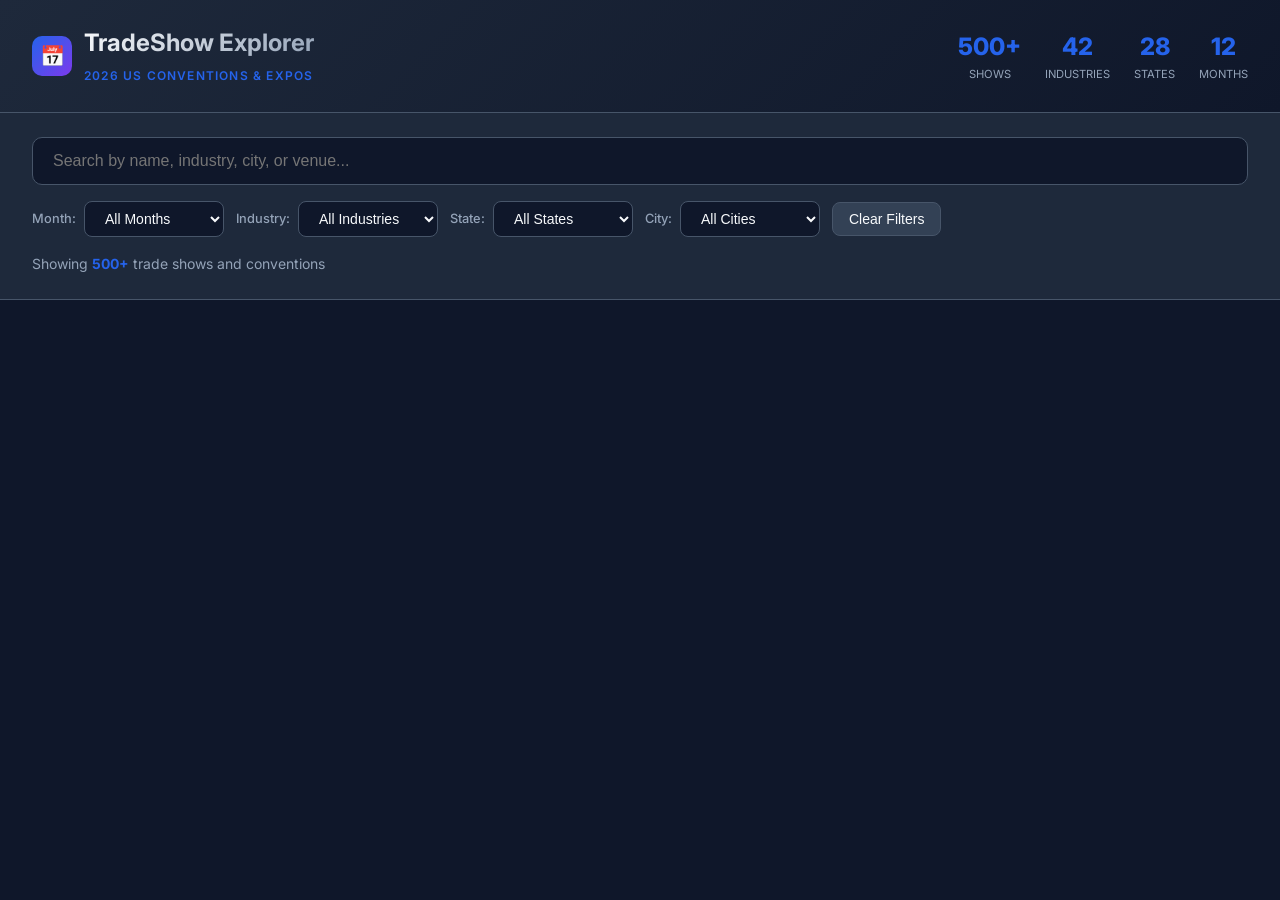
<file: trade-shows-2026.html>
<!DOCTYPE html>
<html lang="en">
<head>
    <meta charset="UTF-8">
    <meta name="viewport" content="width=device-width, initial-scale=1.0">
    <title>US Trade Shows 2026 - 500+ Events</title>
    <link href="https://fonts.googleapis.com/css2?family=Inter:wght@300;400;500;600;700;800&display=swap" rel="stylesheet">
    <style>
        :root {
            --primary: #2563eb;
            --primary-dark: #1d4ed8;
            --secondary: #7c3aed;
            --bg: #0f172a;
            --bg-secondary: #1e293b;
            --bg-tertiary: #334155;
            --text: #f8fafc;
            --text-secondary: #94a3b8;
            --border: #475569;
            --success: #22c55e;
            --warning: #f59e0b;
            --danger: #ef4444;
        }
        
        * { margin: 0; padding: 0; box-sizing: border-box; }
        
        body {
            font-family: 'Inter', -apple-system, BlinkMacSystemFont, sans-serif;
            background: var(--bg);
            color: var(--text);
            min-height: 100vh;
            line-height: 1.6;
        }
        
        .header {
            background: linear-gradient(135deg, var(--bg-secondary) 0%, var(--bg) 100%);
            border-bottom: 1px solid var(--border);
            padding: 1.5rem 2rem;
            position: sticky;
            top: 0;
            z-index: 100;
        }
        
        .header-content {
            max-width: 1600px;
            margin: 0 auto;
            display: flex;
            justify-content: space-between;
            align-items: center;
            flex-wrap: wrap;
            gap: 1rem;
        }
        
        .logo {
            display: flex;
            align-items: center;
            gap: 0.75rem;
        }
        
        .logo-icon {
            width: 40px;
            height: 40px;
            background: linear-gradient(135deg, var(--primary), var(--secondary));
            border-radius: 10px;
            display: flex;
            align-items: center;
            justify-content: center;
            font-size: 1.25rem;
        }
        
        .logo h1 {
            font-size: 1.5rem;
            font-weight: 700;
            background: linear-gradient(135deg, var(--text), var(--text-secondary));
            -webkit-background-clip: text;
            -webkit-text-fill-color: transparent;
        }
        
        .logo span {
            font-size: 0.75rem;
            color: var(--primary);
            font-weight: 600;
            text-transform: uppercase;
            letter-spacing: 0.1em;
        }
        
        .stats-bar {
            display: flex;
            gap: 1.5rem;
        }
        
        .stat-item {
            text-align: center;
        }
        
        .stat-value {
            font-size: 1.5rem;
            font-weight: 800;
            color: var(--primary);
        }
        
        .stat-label {
            font-size: 0.7rem;
            color: var(--text-secondary);
            text-transform: uppercase;
        }
        
        .controls {
            background: var(--bg-secondary);
            padding: 1.5rem 2rem;
            border-bottom: 1px solid var(--border);
        }
        
        .controls-inner {
            max-width: 1600px;
            margin: 0 auto;
        }
        
        .search-row {
            display: flex;
            gap: 1rem;
            margin-bottom: 1rem;
        }
        
        .search-input {
            flex: 1;
            padding: 0.875rem 1.25rem;
            background: var(--bg);
            border: 1px solid var(--border);
            border-radius: 10px;
            color: var(--text);
            font-size: 1rem;
        }
        
        .search-input:focus {
            outline: none;
            border-color: var(--primary);
        }
        
        .filter-row {
            display: flex;
            flex-wrap: wrap;
            gap: 0.75rem;
            align-items: center;
        }
        
        .filter-group {
            display: flex;
            gap: 0.5rem;
            align-items: center;
        }
        
        .filter-label {
            font-size: 0.8rem;
            color: var(--text-secondary);
            font-weight: 500;
        }
        
        .filter-select {
            padding: 0.5rem 1rem;
            background: var(--bg);
            border: 1px solid var(--border);
            border-radius: 8px;
            color: var(--text);
            font-size: 0.875rem;
            cursor: pointer;
            min-width: 140px;
        }
        
        .filter-btn {
            padding: 0.5rem 1rem;
            background: var(--bg-tertiary);
            border: 1px solid var(--border);
            border-radius: 8px;
            color: var(--text);
            font-size: 0.875rem;
            cursor: pointer;
        }
        
        .filter-btn:hover {
            background: var(--primary);
        }
        
        .results-info {
            margin-top: 1rem;
            font-size: 0.875rem;
            color: var(--text-secondary);
        }
        
        .results-info strong {
            color: var(--primary);
        }
        
        .main {
            max-width: 1600px;
            margin: 0 auto;
            padding: 2rem;
        }
        
        .shows-grid {
            display: grid;
            grid-template-columns: repeat(auto-fill, minmax(380px, 1fr));
            gap: 1.5rem;
        }
        
        .show-card {
            background: var(--bg-secondary);
            border: 1px solid var(--border);
            border-radius: 16px;
            padding: 1.5rem;
            transition: all 0.3s ease;
            cursor: pointer;
        }
        
        .show-card:hover {
            transform: translateY(-4px);
            border-color: var(--primary);
            box-shadow: 0 20px 40px rgba(0, 0, 0, 0.3);
        }
        
        .show-header {
            display: flex;
            justify-content: space-between;
            align-items: flex-start;
            margin-bottom: 1rem;
        }
        
        .show-dates {
            padding: 0.375rem 0.75rem;
            background: rgba(37, 99, 235, 0.15);
            border-radius: 20px;
            font-size: 0.75rem;
            font-weight: 600;
            color: var(--primary);
        }
        
        .show-month {
            font-size: 0.7rem;
            text-transform: uppercase;
            letter-spacing: 0.05em;
            color: var(--text-secondary);
            margin-bottom: 0.25rem;
        }
        
        .show-title {
            font-size: 1.125rem;
            font-weight: 700;
            margin-bottom: 0.5rem;
            line-height: 1.3;
        }
        
        .show-location {
            display: flex;
            align-items: center;
            gap: 0.5rem;
            color: var(--text-secondary);
            font-size: 0.875rem;
            margin-bottom: 1rem;
        }
        
        .show-industry {
            display: flex;
            flex-wrap: wrap;
            gap: 0.5rem;
            margin-bottom: 1rem;
        }
        
        .industry-tag {
            padding: 0.25rem 0.625rem;
            background: var(--bg-tertiary);
            border-radius: 6px;
            font-size: 0.7rem;
            color: var(--text-secondary);
            text-transform: uppercase;
        }
        
        .show-footer {
            display: flex;
            justify-content: space-between;
            align-items: center;
            padding-top: 1rem;
            border-top: 1px solid var(--border);
        }
        
        .show-venue {
            font-size: 0.8rem;
            color: var(--text-secondary);
            flex: 1;
            white-space: nowrap;
            overflow: hidden;
            text-overflow: ellipsis;
        }
        
        .show-status {
            font-size: 0.7rem;
            padding: 0.25rem 0.625rem;
            border-radius: 20px;
            font-weight: 600;
            text-transform: uppercase;
        }
        
        .status-upcoming {
            background: rgba(34, 197, 94, 0.15);
            color: var(--success);
        }
        
        .status-early {
            background: rgba(245, 158, 11, 0.15);
            color: var(--warning);
        }
        
        .pagination {
            display: flex;
            justify-content: center;
            align-items: center;
            gap: 0.5rem;
            margin-top: 3rem;
            padding: 2rem 0;
            flex-wrap: wrap;
        }
        
        .page-btn {
            padding: 0.5rem 1rem;
            background: var(--bg-secondary);
            border: 1px solid var(--border);
            border-radius: 8px;
            color: var(--text);
            cursor: pointer;
        }
        
        .page-btn:hover:not(:disabled) {
            background: var(--primary);
        }
        
        .page-btn:disabled {
            opacity: 0.5;
            cursor: not-allowed;
        }
        
        .page-btn.active {
            background: var(--primary);
        }
        
        .page-info {
            padding: 0 1rem;
            color: var(--text-secondary);
            font-size: 0.875rem;
        }
        
        @media (max-width: 768px) {
            .header-content {
                flex-direction: column;
                align-items: flex-start;
            }
            
            .search-row {
                flex-direction: column;
            }
            
            .filter-row {
                flex-direction: column;
            }
            
            .shows-grid {
                grid-template-columns: 1fr;
            }
        }
        
        .modal-overlay {
            position: fixed;
            inset: 0;
            background: rgba(0, 0, 0, 0.8);
            display: none;
            justify-content: center;
            align-items: center;
            z-index: 1000;
            padding: 2rem;
        }
        
        .modal-overlay.active {
            display: flex;
        }
        
        .modal {
            background: var(--bg-secondary);
            border: 1px solid var(--border);
            border-radius: 20px;
            max-width: 600px;
            width: 100%;
            max-height: 80vh;
            overflow-y: auto;
            padding: 2rem;
        }
        
        .modal-header {
            display: flex;
            justify-content: space-between;
            align-items: flex-start;
            margin-bottom: 1.5rem;
        }
        
        .modal-close {
            background: none;
            border: none;
            color: var(--text-secondary);
            font-size: 1.5rem;
            cursor: pointer;
        }
        
        .modal-title {
            font-size: 1.5rem;
            font-weight: 700;
            margin-bottom: 0.5rem;
        }
        
        .modal-dates {
            color: var(--primary);
            font-weight: 600;
            margin-bottom: 1.5rem;
        }
        
        .modal-section {
            margin-bottom: 1.5rem;
        }
        
        .modal-label {
            font-size: 0.75rem;
            text-transform: uppercase;
            letter-spacing: 0.05em;
            color: var(--text-secondary);
            margin-bottom: 0.5rem;
        }
        
        .modal-value {
            font-size: 1rem;
        }
        
        .modal-tags {
            display: flex;
            flex-wrap: wrap;
            gap: 0.5rem;
        }
        
        .modal-tag {
            padding: 0.375rem 0.875rem;
            background: var(--bg-tertiary);
            border-radius: 20px;
            font-size: 0.8rem;
        }
    </style>
</head>
<body>
    <header class="header">
        <div class="header-content">
            <div class="logo">
                <div class="logo-icon">📅</div>
                <div>
                    <h1>TradeShow Explorer</h1>
                    <span>2026 US Conventions & Expos</span>
                </div>
            </div>
            <div class="stats-bar">
                <div class="stat-item">
                    <div class="stat-value" id="totalShows">500+</div>
                    <div class="stat-label">Shows</div>
                </div>
                <div class="stat-item">
                    <div class="stat-value">42</div>
                    <div class="stat-label">Industries</div>
                </div>
                <div class="stat-item">
                    <div class="stat-value">28</div>
                    <div class="stat-label">States</div>
                </div>
                <div class="stat-item">
                    <div class="stat-value">12</div>
                    <div class="stat-label">Months</div>
                </div>
            </div>
        </div>
    </header>
    
    <div class="controls">
        <div class="controls-inner">
            <div class="search-row">
                <input type="text" class="search-input" id="searchInput" placeholder="Search by name, industry, city, or venue...">
            </div>
            <div class="filter-row">
                <div class="filter-group">
                    <span class="filter-label">Month:</span>
                    <select class="filter-select" id="monthFilter">
                        <option value="">All Months</option>
                        <option value="1">January</option>
                        <option value="2">February</option>
                        <option value="3">March</option>
                        <option value="4">April</option>
                        <option value="5">May</option>
                        <option value="6">June</option>
                        <option value="7">July</option>
                        <option value="8">August</option>
                        <option value="9">September</option>
                        <option value="10">October</option>
                        <option value="11">November</option>
                        <option value="12">December</option>
                    </select>
                </div>
                <div class="filter-group">
                    <span class="filter-label">Industry:</span>
                    <select class="filter-select" id="industryFilter">
                        <option value="">All Industries</option>
                    </select>
                </div>
                <div class="filter-group">
                    <span class="filter-label">State:</span>
                    <select class="filter-select" id="stateFilter">
                        <option value="">All States</option>
                    </select>
                </div>
                <div class="filter-group">
                    <span class="filter-label">City:</span>
                    <select class="filter-select" id="cityFilter">
                        <option value="">All Cities</option>
                    </select>
                </div>
                <button class="filter-btn" id="clearFilters">Clear Filters</button>
            </div>
            <div class="results-info" id="resultsInfo">
                Showing <strong>500+</strong> trade shows and conventions
            </div>
        </div>
    </div>
    
    <main class="main">
        <div class="shows-grid" id="showsGrid"></div>
        <div class="pagination" id="pagination"></div>
    </main>
    
    <div class="modal-overlay" id="modal">
        <div class="modal">
            <div class="modal-header">
                <div>
                    <h2 class="modal-title" id="modalTitle"></h2>
                    <div class="modal-dates" id="modalDates"></div>
                </div>
                <button class="modal-close" id="modalClose">&times;</button>
            </div>
            <div class="modal-section">
                <div class="modal-label">Location</div>
                <div class="modal-value" id="modalLocation"></div>
            </div>
            <div class="modal-section">
                <div class="modal-label">Venue</div>
                <div class="modal-value" id="modalVenue"></div>
            </div>
            <div class="modal-section">
                <div class="modal-label">Industry</div>
                <div class="modal-tags" id="modalIndustries"></div>
            </div>
            <div class="modal-section">
                <div class="modal-label">Description</div>
                <div class="modal-value" id="modalDescription"></div>
            </div>
            <div class="modal-section">
                <div class="modal-label">Expected Attendees</div>
                <div class="modal-value" id="modalAttendees"></div>
            </div>
        </div>
    </div>

    <script>
const tradeShows = [
// JANUARY
{id:1,name:"CES (Consumer Electronics Show)",dates:"Jan 6-9, 2026",month:1,city:"Las Vegas",state:"NV",venue:"Las Vegas Convention Center",industries:["Technology","Electronics","Consumer Tech"],attendees:"180,000",description:"The most influential tech event in the world."},
{id:2,name:"NAMM Show",dates:"Jan 15-18, 2026",month:1,city:"Anaheim",state:"CA",venue:"Anaheim Convention Center",industries:["Music","Pro Audio","Entertainment"],attendees:"90,000",description:"The world's largest trade-only music industry event."},
{id:3,name:"World of Concrete",dates:"Jan 20-23, 2026",month:1,city:"Las Vegas",state:"NV",venue:"Las Vegas Convention Center",industries:["Construction","Manufacturing"],attendees:"60,000",description:"The premier concrete and masonry construction industry event."},
{id:4,name:"Sundance Film Festival",dates:"Jan 22-Feb 1, 2026",month:1,city:"Park City",state:"UT",venue:"Various Venues",industries:["Entertainment","Film","Media"],attendees:"45,000",description:"The largest independent film festival in the United States."},
{id:5,name:"DFW Auto Show",dates:"Jan 23-25, 2026",month:1,city:"Dallas",state:"TX",venue:"Kay Bailey Hutchison Convention Center",industries:["Automotive"],attendees:"35,000",description:"Premier automotive exhibition."},
{id:6,name:"Florida International Auto Show",dates:"Jan 1-5, 2026",month:1,city:"Miami",state:"FL",venue:"Miami Beach Convention Center",industries:["Automotive"],attendees:"28,000",description:"South Florida's largest new car showcase."},
{id:7,name:"Washington Auto Show",dates:"Jan 9-19, 2026",month:1,city:"Washington",state:"DC",venue:"Walter E. Washington Convention Center",industries:["Automotive"],attendees:"30,000",description:"One of the largest auto shows in the Mid-Atlantic."},
{id:8,name:"Portland International Auto Show",dates:"Jan 22-26, 2026",month:1,city:"Portland",state:"OR",venue:"Oregon Convention Center",industries:["Automotive"],attendees:"25,000",description:"Pacific Northwest's premier automotive exhibition."},
{id:9,name:"Minneapolis Auto Show",dates:"Jan 8-18, 2026",month:1,city:"Minneapolis",state:"MN",venue:"Minneapolis Convention Center",industries:["Automotive"],attendees:"32,000",description:"Upper Midwest's largest consumer auto show."},
{id:10,name:"NADA Convention & Expo",dates:"Jan 22-25, 2026",month:1,city:"New Orleans",state:"LA",venue:"Ernest N. Morial Convention Center",industries:["Automotive","Dealership"],attendees:"22,000",description:"National Automobile Dealers Association annual convention."},
{id:11,name:"AGTA GemFair Tucson",dates:"Jan 28-Feb 2, 2026",month:1,city:"Tucson",state:"AZ",venue:"Tucson Convention Center",industries:["Jewelry","Gemstones"],attendees:"15,000",description:"Largest colored gemstone show in North America."},
{id:12,name:"The Inspired Home Show",dates:"Jan 18-21, 2026",month:1,city:"Chicago",state:"IL",venue:"McCormick Place",industries:["Home","Kitchen","Retail"],attendees:"20,000",description:"International home and housewares exposition."},
{id:13,name:"Philadelphia Auto Show",dates:"Jan 30-Feb 8, 2026",month:1,city:"Philadelphia",state:"PA",venue:"Pennsylvania Convention Center",industries:["Automotive"],attendees:"28,000",description:"Philadelphia's largest auto show."},
{id:14,name:"International Builders Show (IBS)",dates:"Jan 20-22, 2026",month:1,city:"Las Vegas",state:"NV",venue:"Las Vegas Convention Center",industries:["Construction","Building","Real Estate"],attendees:"55,000",description:"World's largest residential construction industry event."},
{id:15,name:"National Retail Federation (NRF)",dates:"Jan 11-14, 2026",month:1,city:"New York",state:"NY",venue:"Javits Center",industries:["Retail","E-Commerce"],attendees:"40,000",description:"Retail's Big Show - the industry's most important event."},
{id:16,name:"MAGIC Las Vegas",dates:"Jan 27-30, 2026",month:1,city:"Las Vegas",state:"NV",venue:"Las Vegas Convention Center",industries:["Fashion","Retail","Apparel"],attendees:"35,000",description:"The fashion industry's primary marketplace."},
{id:17,name:"Winter Fancy Food Show",dates:"Jan 19-21, 2026",month:1,city:"Las Vegas",state:"NV",venue:"Las Vegas Convention Center",industries:["Food","Beverage","Retail"],attendees:"20,000",description:"Largest specialty food industry event in North America."},
{id:18,name:"Atlanta International Gift & Home Market",dates:"Jan 6-12, 2026",month:1,city:"Atlanta",state:"GA",venue:"Atlanta Mart",industries:["Home","Gifts","Retail"],attendees:"50,000",description:"Gift and home market."},
{id:19,name:"Dallas Total Home & Gift Market",dates:"Jan 8-14, 2026",month:1,city:"Dallas",state:"TX",venue:"Dallas Mart",industries:["Home","Gifts","Retail"],attendees:"45,000",description:"Dallas gift market."},
{id:20,name:"Las Vegas Market",dates:"Jan 25-30, 2026",month:1,city:"Las Vegas",state:"NV",venue:"World Market Center",industries:["Home","Furniture","Gift"],attendees:"50,000",description:"Las Vegas gift and furniture market."},

// FEBRUARY
{id:21,name:"SPIE Photonics West",dates:"Feb 2-7, 2026",month:2,city:"San Francisco",state:"CA",venue:"Moscone Center",industries:["Optics","Photonics","Laser"],attendees:"25,000",description:"The photonics industry's premier event."},
{id:22,name:"HIMSS Global Health Conference",dates:"Feb 16-20, 2026",month:2,city:"Las Vegas",state:"NV",venue:"The Venetian Resort",industries:["Healthcare","Health IT","Medical"],attendees:"45,000",description:"The world's largest healthcare IT conference."},
{id:23,name:"AAA Auto Expo",dates:"Feb 13-16, 2026",month:2,city:"Los Angeles",state:"CA",venue:"Los Angeles Convention Center",industries:["Automotive"],attendees:"30,000",description:"Southern California's premier auto show."},
{id:24,name:"MD&M West",dates:"Feb 10-12, 2026",month:2,city:"Anaheim",state:"CA",venue:"Anaheim Convention Center",industries:["Medical","Manufacturing","Design"],attendees:"20,000",description:"Medical design and manufacturing event."},
{id:25,name:"AHR Expo",dates:"Feb 16-18, 2026",month:2,city:"Las Vegas",state:"NV",venue:"Las Vegas Convention Center",industries:["HVAC","Building","Energy"],attendees:"40,000",description:"World's largest HVACR exhibition."},
{id:26,name:"World of Wood",dates:"Feb 24-27, 2026",month:2,city:"Las Vegas",state:"NV",venue:"Las Vegas Convention Center",industries:["Wood","Furniture","Manufacturing"],attendees:"12,000",description:"International wood products trade show."},
{id:27,name:"International Surface Event",dates:"Feb 3-6, 2026",month:2,city:"Las Vegas",state:"NV",venue:"Las Vegas Convention Center",industries:["Stone","Tile","Surface Materials"],attendees:"15,000",description:"Surface materials industry showcase."},
{id:28,name:"Chicago Auto Show",dates:"Feb 13-22, 2026",month:2,city:"Chicago",state:"IL",venue:"McCormick Place",industries:["Automotive"],attendees:"35,000",description:"Largest auto show in the Midwest."},
{id:29,name:"Kitchen & Bath Industry Show",dates:"Feb 17-19, 2026",month:2,city:"Orlando",state:"FL",venue:"Orange County Convention Center",industries:["Kitchen","Bath","Home"],attendees:"40,000",description:"KBIS - kitchen and bath industry."},
{id:30,name:"International Poultry Expo",dates:"Feb 10-12, 2026",month:2,city:"Atlanta",state:"GA",venue:"Georgia World Congress Center",industries:["Agriculture","Food","Poultry"],attendees:"18,000",description:"World's largest poultry industry event."},
{id:31,name:"NY Now",dates:"Feb 1-5, 2026",month:2,city:"New York",state:"NY",venue:"Javits Center",industries:["Home","Gifts","Retail"],attendees:"30,000",description:"New York gift and home market."},
{id:32,name:"ENK Las Vegas",dates:"Feb 16-19, 2026",month:2,city:"Las Vegas",state:"NV",venue:"Las Vegas Convention Center",industries:["Apparel","Fashion","Retail"],attendees:"35,000",description:"ENK international specialty apparel."},
{id:33,name:"WSA",dates:"Feb 10-13, 2026",month:2,city:"Las Vegas",state:"NV",venue:"Las Vegas Convention Center",industries:["Shoes","Footwear","Retail"],attendees:"25,000",description:"World Shoe Association."},
{id:34,name:"JCK Tucson",dates:"Jan 28-Feb 2, 2026",month:2,city:"Tucson",state:"AZ",venue:"Tucson Convention Center",industries:["Jewelry","Gemstones"],attendees:"20,000",description:"Gem and jewelry show."},
{id:35,name:"Distributech",dates:"Jan 26-28, 2026",month:2,city:"San Antonio",state:"TX",venue:"Henry B. Gonzalez Convention Center",industries:["Energy","Grid","Technology"],attendees:"18,000",description:"Grid and utility technology."},

// MARCH
{id:36,name:"SXSW (South by Southwest)",dates:"Mar 6-15, 2026",month:3,city:"Austin",state:"TX",venue:"Various Venues",industries:["Technology","Film","Music","Media"],attendees:"100,000",description:"The premier convergence of music, film, and interactive media."},
{id:37,name:"Natural Products Expo West",dates:"Mar 7-10, 2026",month:3,city:"Anaheim",state:"CA",venue:"Anaheim Convention Center",industries:["Natural Products","Food","Beverage"],attendees:"35,000",description:"The world's largest natural, organic, and healthy products expo."},
{id:38,name:"NAB Show",dates:"Mar 21-26, 2026",month:3,city:"Las Vegas",state:"NV",venue:"Las Vegas Convention Center",industries:["Broadcasting","Media","Entertainment"],attendees:"60,000",description:"National Association of Broadcasters - the world's largest media event."},
{id:39,name:"PROMAT",dates:"Mar 9-12, 2026",month:3,city:"Chicago",state:"IL",venue:"McCormick Place",industries:["Logistics","Material Handling","Supply Chain"],attendees:"40,000",description:"Leading supply chain and material handling industry event."},
{id:40,name:"WasteExpo",dates:"Mar 9-12, 2026",month:3,city:"Las Vegas",state:"NV",venue:"Las Vegas Convention Center",industries:["Waste Management","Environmental"],attendees:"14,000",description:"Waste and recycling industry conference."},
{id:41,name:"International Manufacturing Technology Show",dates:"Mar 17-21, 2026",month:3,city:"Chicago",state:"IL",venue:"McCormick Place",industries:["Manufacturing","Machinery","Metalworking"],attendees:"45,000",description:"The premier manufacturing technology event in the Americas."},
{id:42,name:"Global Pet Expo",dates:"Mar 11-13, 2026",month:3,city:"Orlando",state:"FL",venue:"Orange County Convention Center",industries:["Pets","Retail","Consumer Goods"],attendees:"30,000",description:"Largest pet industry trade show in North America."},
{id:43,name:"Coverings",dates:"Mar 24-27, 2026",month:3,city:"Miami",state:"FL",venue:"Miami Beach Convention Center",industries:["Tile","Stone","Flooring"],attendees:"25,000",description:"Largest tile and stone exhibition in North America."},
{id:44,name:"International Boston Seafood Show",dates:"Mar 16-18, 2026",month:3,city:"Boston",state:"MA",venue:"Boston Convention Center",industries:["Seafood","Food","Restaurant"],attendees:"20,000",description:"North America's largest seafood trade event."},
{id:45,name:"Golf Industry Show",dates:"Mar 2-5, 2026",month:3,city:"San Diego",state:"CA",venue:"San Diego Convention Center",industries:["Golf","Sports","Recreation"],attendees:"12,000",description:"Golf course management and equipment event."},
{id:46,name:"USA Cycling Expo",dates:"Mar 6-8, 2026",month:3,city:"Denver",state:"CO",venue:"Colorado Convention Center",industries:["Sports","Cycling","Fitness"],attendees:"15,000",description:"Cycling industry trade show."},
{id:47,name:"MIX",dates:"Mar 10-12, 2026",month:3,city:"Nashville",state:"TN",venue:"Music City Center",industries:["Beverage","Alcohol","Food"],attendees:"8,000",description:"Beverage alcohol industry event."},
{id:48,name:"International Tile & Stone Expo",dates:"Mar 3-6, 2026",month:3,city:"Las Vegas",state:"NV",venue:"Las Vegas Convention Center",industries:["Tile","Stone","Construction"],attendees:"18,000",description:"Tile and stone industry trade show."},
{id:49,name:"Atlanta Apparel",dates:"Mar 11-14, 2026",month:3,city:"Atlanta",state:"GA",venue:"Atlanta Apparel Mart",industries:["Apparel","Fashion","Retail"],attendees:"30,000",description:"Atlanta apparel market."},
{id:50,name:"Construmaq",dates:"Mar 12-15, 2026",month:3,city:"Houston",state:"TX",venue:"NRG Park",industries:["Construction","Heavy Equipment"],attendees:"20,000",description:"Latin American construction equipment expo."},

// APRIL
{id:51,name:"E3 (Electronic Entertainment Expo)",dates:"Apr 9-11, 2026",month:4,city:"Los Angeles",state:"CA",venue:"Los Angeles Convention Center",industries:["Gaming","Entertainment","Technology"],attendees:"50,000",description:"The premier event for video games and interactive entertainment."},
{id:52,name:"Shoptalk",dates:"Apr 13-16, 2026",month:4,city:"Las Vegas",state:"NV",venue:"The Venetian Resort",industries:["Retail","E-Commerce","Technology"],attendees:"8,000",description:"Retail technology innovation summit."},
{id:53,name:"BIO International Convention",dates:"Apr 13-16, 2026",month:4,city:"Boston",state:"MA",venue:"Boston Convention Center",industries:["Biotech","Pharmaceutical","Healthcare"],attendees:"30,000",description:"The largest global biotech event."},
{id:54,name:"ISC West",dates:"Apr 13-17, 2026",month:4,city:"Las Vegas",state:"NV",venue:"The Venetian Resort",industries:["Security","Technology","Safety"],attendees:"30,000",description:"The largest security industry trade show in the U.S."},
{id:55,name:"InfoComm",dates:"Apr 10-14, 2026",month:4,city:"Las Vegas",state:"NV",venue:"Las Vegas Convention Center",industries:["Pro AV","Technology","Media"],attendees:"25,000",description:"Pro audio and visual industry event."},
{id:56,name:"MAGIC Las Vegas",dates:"Apr 12-15, 2026",month:4,city:"Las Vegas",state:"NV",venue:"Las Vegas Convention Center",industries:["Fashion","Apparel","Retail"],attendees:"35,000",description:"Fashion industry marketplace."},
{id:57,name:"National Grocers Association",dates:"Apr 13-15, 2026",month:4,city:"Las Vegas",state:"NV",venue:"The Venetian Resort",industries:["Grocery","Retail","Food"],attendees:"6,000",description:"Grocery industry trade show."},
{id:58,name:"NAMA OneShow",dates:"Apr 7-9, 2026",month:4,city:"Chicago",state:"IL",venue:"McCormick Place",industries:["Food Service","Vending","Retail"],attendees:"15,000",description:"Foodservice and vending industry event."},
{id:59,name:"JCK Las Vegas",dates:"Apr 30-May 4, 2026",month:4,city:"Las Vegas",state:"NV",venue:"Las Vegas Convention Center",industries:["Jewelry","Gemstones","Retail"],attendees:"25,000",description:"The jewelry industry's premier event."},
{id:60,name:"RSA Conference",dates:"Apr 21-24, 2026",month:4,city:"San Francisco",state:"CA",venue:"Moscone Center",industries:["Cybersecurity","Technology","Security"],attendees:"45,000",description:"Leading cybersecurity event."},
{id:61,name:"DesignCon",dates:"Apr 30-May 2, 2026",month:4,city:"Santa Clara",state:"CA",venue:"Santa Clara Convention Center",industries:["Electronics","Design","Engineering"],attendees:"12,000",description:"High-speed design and electronic engineering event."},
{id:62,name:"Pack Expo East",dates:"Apr 13-16, 2026",month:4,city:"Philadelphia",state:"PA",venue:"Pennsylvania Convention Center",industries:["Packaging","Manufacturing","Food"],attendees:"18,000",description:"Packaging industry trade show."},
{id:63,name:"World of Asphalt",dates:"Apr 6-8, 2026",month:4,city:"St. Louis",state:"MO",venue:"America's Center",industries:["Construction","Asphalt","Roading"],attendees:"12,000",description:"Asphalt and paving industry event."},
{id:64,name:"FABTECH",dates:"Apr 13-16, 2026",month:4,city:"Chicago",state:"IL",venue:"McCormick Place",industries:["Metalworking","Fabrication","Manufacturing"],attendees:"30,000",description:"Metal forming and fabricating event."},
{id:65,name:"High Point Market",dates:"Apr 22-27, 2026",month:4,city:"High Point",state:"NC",venue:"High Point Convention Center",industries:["Furniture","Home","Design"],attendees:"60,000",description:"Largest furniture market in the world."},

// MAY
{id:66,name:"Microsoft Build",dates:"May 5-7, 2026",month:5,city:"Seattle",state:"WA",venue:"Washington State Convention Center",industries:["Technology","Software","Cloud"],attendees:"5,000",description:"Microsoft's premier developer conference."},
{id:67,name:"Google I/O",dates:"May 14-16, 2026",month:5,city:"Mountain View",state:"CA",venue:"Shoreline Amphitheatre",industries:["Technology","Software","AI"],attendees:"25,000",description:"Google's annual developer conference."},
{id:68,name:"SALT",dates:"May 5-8, 2026",month:5,city:"Las Vegas",state:"NV",venue:"The Venetian Resort",industries:["Finance","Sports","Luxury","Hospitality"],attendees:"4,000",description:"Exclusive wealth management and lifestyle conference."},
{id:69,name:"WWDC",dates:"May 17-21, 2026",month:5,city:"Cupertino",state:"CA",venue:"Apple Park",industries:["Technology","Software","Apple"],attendees:"5,000",description:"Apple Worldwide Developers Conference."},
{id:70,name:"Vision Expo East",dates:"May 1-4, 2026",month:5,city:"New York",state:"NY",venue:"Javits Center",industries:["Optometry","Eyecare","Retail"],attendees:"20,000",description:"Premier eyecare industry event."},
{id:71,name:"ICFF",dates:"May 13-16, 2026",month:5,city:"New York",state:"NY",venue:"Javits Center",industries:["Design","Furniture","Interiors"],attendees:"40,000",description:"North America's design trade fair."},
{id:72,name:"Dreamforce",dates:"May 12-14, 2026",month:5,city:"San Francisco",state:"CA",venue:"Moscone Center",industries:["Technology","SaaS","Cloud","CRM"],attendees:"45,000",description:"Salesforce's annual user conference."},
{id:73,name:"HITEC",dates:"May 18-21, 2026",month:5,city:"Toronto",state:"Intl",venue:"Metro Toronto Convention Centre",industries:["Hospitality","Technology","Hotel"],attendees:"6,000",description:"Hospitality technology conference."},
{id:74,name:"AI Expo North America",dates:"May 4-6, 2026",month:5,city:"Santa Clara",state:"CA",venue:"Santa Clara Convention Center",industries:["AI","Machine Learning","Technology"],attendees:"15,000",description:"Leading artificial intelligence conference."},
{id:75,name:"NeoCon",dates:"May 12-14, 2026",month:5,city:"Chicago",state:"IL",venue:"The Mart",industries:["Design","Furniture","Interiors"],attendees:"50,000",description:"Commercial interior design conference."},
{id:76,name:"FIME",dates:"May 19-21, 2026",month:5,city:"Miami",state:"FL",venue:"Miami Beach Convention Center",industries:["Medical","Healthcare","Device"],attendees:"12,000",description:"Florida International Medical Expo."},
{id:77,name:"Automate",dates:"May 12-15, 2026",month:5,city:"Detroit",state:"MI",venue:"Huntington Place",industries:["Automation","Robotics","Manufacturing"],attendees:"25,000",description:"Automation and robotics event."},
{id:78,name:"NPE (National Plastics Expo)",dates:"May 17-21, 2026",month:5,city:"Orlando",state:"FL",venue:"Orange County Convention Center",industries:["Plastics","Manufacturing"],attendees:"65,000",description:"NPE - plastics industry."},
{id:79,name:"Wind Power",dates:"May 17-20, 2026",month:5,city:"Anaheim",state:"CA",venue:"Anaheim Convention Center",industries:["Wind","Energy","Renewable"],attendees:"15,000",description:"Wind energy event."},
{id:80,name:"RetailNext Commerce Experience",dates:"May 18-21, 2025,city:"6",month:Las Vegas",state:"NV",venue:"The Venetian Resort",industries:["Retail","Technology","E-Commerce"],attendees:"4,000",description:"Retail technology and customer experience event."},

// JUNE
{id:81,name:"AWS re:Invent",dates:"Jun 2-5, 2026",month:6,city:"Las Vegas",state:"NV",venue:"The Venetian / Aria",industries:["Cloud","Technology","AWS"],attendees:"60,000",description:"Amazon Web Services global cloud conference."},
{id:82,name:"InfoComm",dates:"Jun 3-5, 2026",month:6,city:"Orlando",state:"FL",venue:"Orange County Convention Center",industries:["Pro AV","Technology","Audio"],attendees:"25,000",description:"Pro audio and visual event."},
{id:83,name:"ICIS",dates:"Jun 9-12, 2026",month:6,city:"Houston",state:"TX",venue:"George R. Brown Convention Center",industries:["Chemicals","Energy","Petrochemical"],attendees:"15,000",description:"International chemical industry conference."},
{id:84,name:"AIA Conference on Architecture",dates:"Jun 24-27, 2026",month:6,city:"Chicago",state:"IL",venue:"McCormick Place",industries:["Architecture","Design","Construction"],attendees:"25,000",description:"American Institute of Architects annual conference."},
{id:85,name:"SHRM Annual Conference",dates:"Jun 20-23, 2026",month:6,city:"Chicago",state:"IL",venue:"McCormick Place",industries:["HR","Human Resources","Workforce"],attendees:"30,000",description:"Society for Human Resource Management event."},
{id:86,name:"ASHRM Conference",dates:"May 31-Jun 3, 2026",month:6,city:"San Diego",state:"CA",venue:"San Diego Convention Center",industries:["Healthcare","Risk Management"],attendees:"4,000",description:"American Society for Healthcare Risk Management."},
{id:87,name:"International Restaurant & Foodservice Show",dates:"Jun 7-9, 2026",month:6,city:"New York",state:"NY",venue:"Javits Center",industries:["Food","Restaurant","Hospitality"],attendees:"20,000",description:"Restaurant industry trade show."},
{id:88,name:"World Series of Poker",dates:"Jun 1-Jul 15, 2026",month:6,city:"Las Vegas",state:"NV",venue:"Rio All-Suite Hotel",industries:["Gaming","Entertainment","Hospitality"],attendees:"200,000",description:"Poker tournament series."},
{id:89,name:"ESRI User Conference",dates:"Jun 8-12, 2026",month:6,city:"San Diego",state:"CA",venue:"San Diego Convention Center",industries:["GIS","Technology","Mapping"],attendees:"18,000",description:"Mapping and spatial analytics conference."},
{id:90,name:"National Restaurant Association Show",dates:"May 16-19, 2026",month:6,city:"Chicago",state:"IL",venue:"McCormick Place",industries:["Restaurant","Food Service","Hospitality"],attendees:"55,000",description:"Restaurant industry's largest trade show."},
{id:91,name:"IAAPA Expo",dates:"Jun 16-19, 2026",month:6,city:"Las Vegas",state:"NV",venue:"Las Vegas Convention Center",industries:["Amusement","Theme Parks","Entertainment"],attendees:"35,000",description:"Global attractions industry event."},
{id:92,name:"Bio IT World",dates:"Jun 16-18, 2026",month:6,city:"Boston",state:"MA",venue:"Boston Convention Center",industries:["Biotech","Healthcare IT","Technology"],attendees:"3,000",description:"Bio IT conference."},
{id:93,name:"Semicon West",dates:"Jul 13-15, 2026",month:6,city:"San Francisco",state:"CA",venue:"Moscone Center",industries:["Semiconductors","Technology","Manufacturing"],attendees:"20,000",description:"Semiconductor manufacturing."},
{id:94,name:"Finovate",dates:"Jun 9-11, 2026",month:6,city:"New York",state:"NY",venue:"Javits Center",industries:["Fintech","Financial Services","Technology"],attendees:"5,000",description:"Financial technology innovation showcase."},
{id:95,name:"IEEE PES T&D",dates:"Aug 11-14, 2026",month:6,city:"Anaheim",state:"CA",venue:"Anaheim Convention Center",industries:["Energy","Power","Engineering"],attendees:"12,000",description:"Power transmission and distribution."},

// JULY
{id:96,name:"Comic-Con International",dates:"Jul 22-26, 2026",month:7,city:"San Diego",state:"CA",venue:"San Diego Convention Center",industries:["Comics","Entertainment","Gaming","Film"],attendees:"130,000",description:"The largest comic and popular arts convention."},
{id:97,name:"Summer NAMM",dates:"Jul 15-17, 2026",month:7,city:"Nashville",state:"TN",venue:"Music City Center",industries:["Music","Pro Audio","Entertainment"],attendees:"15,000",description:"Music products trade show."},
{id:98,name:"COSM",dates:"Jul 7-10, 2026",month:7,city:"Austin",state:"TX",venue:"Austin Convention Center",industries:["Technology","Lifestyle","Business"],attendees:"15,000",description:"Technology and lifestyle conference."},
{id:99,name:"The Hair Show",dates:"Jul 11-13, 2026",month:7,city:"Las Vegas",state:"NV",venue:"Mandalay Bay",industries:["Beauty","Cosmetology","Fashion"],attendees:"15,000",description:"Hair and beauty industry event."},
{id:100,name:"Surfaces",dates:"Jul 22-25, 2026",month:7,city:"San Antonio",state:"TX",venue:"Henry B. Gonzalez Convention Center",industries:["Flooring","Surface Materials","Retail"],attendees:"12,000",description:"Floor covering industry event."},
{id:101,name:"International Builders Show West",dates:"Jul 14-16, 2026",month:7,city:"Denver",state:"CO",venue:"Colorado Convention Center",industries:["Construction","Building","Real Estate"],attendees:"20,000",description:"Western builders trade show."},
{id:102,name:"VRARA Summit",dates:"Jul 28-30, 2026",month:7,city:"San Francisco",state:"CA",venue:"Moscone Center",industries:["VR","AR","Technology"],attendees:"5,000",description:"Virtual and augmented reality conference."},
{id:103,name:"AWFS Fair",dates:"Jul 21-25, 2026",month:7,city:"Las Vegas",state:"NV",venue:"Las Vegas Convention Center",industries:["Woodworking","Furniture","Machinery"],attendees:"25,000",description:"AWFS Fair - woodworkers."},
{id:104,name:"IWF",dates:"Aug 25-28, 2026",month:7,city:"Atlanta",state:"GA",venue:"Georgia World Congress Center",industries:["Woodworking","Furniture","Machinery"],attendees:"40,000",description:"IWF - woodworking event."},
{id:105,name:"Made in America",dates:"Jul 22-24, 2026",month:7,city:"Indianapolis",state:"IN",venue:"Indiana Convention Center",industries:["Manufacturing","American Made","Industry"],attendees:"10,000",description:"Made in America products."},

// AUGUST
{id:106,name:"Black Hat",dates:"Aug 1-6, 2026",month:8,city:"Las Vegas",state:"NV",venue:"Mandalay Bay",industries:["Cybersecurity","Information Security","Technology"],attendees:"25,000",description:"The most technical and relevant information security event."},
{id:107,name:"Def Con",dates:"Jul 30-Aug 2, 2026",month:8,city:"Las Vegas",state:"NV",venue:"Caesar's Palace",industries:["Cybersecurity","Hacking","Technology"],attendees:"30,000",description:"One of the world's largest hacker conventions."},
{id:108,name:"International Vision Expo",dates:"Aug 5-8, 2026",month:8,city:"Las Vegas",state:"NV",venue:"Las Vegas Convention Center",industries:["Optometry","Eyecare","Retail"],attendees:"20,000",description:"Eyecare industry trade show."},
{id:109,name:"NACS Show",dates:"Aug 17-20, 2026",month:8,city:"Las Vegas",state:"NV",venue:"Las Vegas Convention Center",industries:["Retail","Convenience","Food Service"],attendees:"25,000",description:"National Association of Convenience Stores event."},
{id:110,name:"ASD Market Week",dates:"Aug 17-24, 2026",month:8,city:"Las Vegas",state:"NV",venue:"Las Vegas Convention Center",industries:["Retail","General Merchandise","Wholesale"],attendees:"40,000",description:"Largest broadline gift and home trade show."},
{id:111,name:"RISE",dates:"Aug 10-12, 2026",month:8,city:"Nashville",state:"TN",venue:"Music City Center",industries:["HR","Technology","Workforce"],attendees:"8,000",description:"HR technology conference."},
{id:112,name:"Pack Expo",dates:"Aug 10-12, 2026",month:8,city:"Chicago",state:"IL",venue:"McCormick Place",industries:["Packaging","Manufacturing","Food"],attendees:"25,000",description:"Packaging industry trade show."},
{id:113,name:"GDC Europe",dates:"Aug 2-6, 2026",month:8,city:"San Francisco",state:"CA",venue:"Moscone Center",industries:["Game Development","Gaming","Technology"],attendees:"20,000",description:"Game development conference."},
{id:114,name:"International Pool | Spa | Patio Expo",dates:"Aug 18-21, 2026",month:8,city:"Las Vegas",state:"NV",venue:"Las Vegas Convention Center",industries:["Pool","Spa","Outdoor Living"],attendees:"15,000",description:"Pool and outdoor living industry event."},
{id:115,name:"National Association of Home Builders",dates:"Aug 10-13, 2026",month:8,city:"Kansas City",state:"MO",venue:"Kansas City Convention Center",industries:["Construction","Housing","Real Estate"],attendees:"30,000",description:"Home building industry event."},
{id:116,name:"ISSA Show North America",dates:"Aug 17-20, 2026",month:8,city:"Las Vegas",state:"NV",venue:"Las Vegas Convention Center",industries:["Cleaning","Sanitation","Facilities"],attendees:"15,000",description:"Cleaning and sanitation industry event."},
{id:117,name:"MD&M",dates:"Aug 10-12, 2026",month:8,city:"Minneapolis",state:"MN",venue:"Minneapolis Convention Center",industries:["Medical Devices","Manufacturing","Design"],attendees:"25,000",description:"Medical Design & Manufacturing."},
{id:118,name:"International Window Coverings Expo",dates:"Jun 2-4, 2026",month:8,city:"Las Vegas",state:"NV",venue:"Las Vegas Convention Center",industries:["Window","Blinds","Home Furnishings"],attendees:"8,000",description:"Window treatments event."},
{id:119,name:"HD Expo",dates:"May 5-7, 2026",month:8,city:"Las Vegas",state:"NV",venue:"Las Vegas Convention Center",industries:["Hospitality","Design","Hotel"],attendees:"15,000",description:"Hospitality design event."},
{id:120,name:"MINExpo",dates:"Sep 22-24, 2026",month:8,city:"Las Vegas",state:"NV",venue:"Las Vegas Convention Center",industries:["Mining","Equipment","Resources"],attendees:"40,000",description:"MINExpo - mining equipment."},

// SEPTEMBER
{id:121,name:"IMTS",dates:"Sep 8-12, 2026",month:9,city:"Chicago",state:"IL",venue:"McCormick Place",industries:["Manufacturing","Machinery","Metalworking"],attendees:"60,000",description:"International Manufacturing Technology Show."},
{id:122,name:"Detroit Auto Show",dates:"Sep 12-20, 2026",month:9,city:"Detroit",state:"MI",venue:"Huntington Place",industries:["Automotive"],attendees:"500,000",description:"Major North American auto show."},
{id:123,name:"Oracle OpenWorld",dates:"Sep 14-17, 2026",month:9,city:"San Francisco",state:"CA",venue:"Moscone Center",industries:["Technology","Cloud","Software"],attendees:"60,000",description:"Oracle's global technology conference."},
{id:124,name:"G2E (Global Gaming Expo)",dates:"Sep 22-24, 2026",month:9,city:"Las Vegas",state:"NV",venue:"The Venetian Resort",industries:["Gaming","Casino","Hospitality"],attendees:"25,000",description:"World's largest gaming trade show."},
{id:125,name:"NAB Show New York",dates:"Sep 23-24, 2026",month:9,city:"New York",state:"NY",venue:"Javits Center",industries:["Broadcasting","Media","Entertainment"],attendees:"25,000",description:"NAB's East Coast event."},
{id:126,name:"HLTH",dates:"Sep 20-23, 2026",month:9,city:"Las Vegas",state:"NV",venue:"The Venetian Resort",industries:["Healthcare","Health Tech","Digital Health"],attendees:"12,000",description:"Healthcare innovation conference."},
{id:127,name:"PAINWeek",dates:"Sep 8-12, 2026",month:9,city:"Las Vegas",state:"NV",venue:"Paris Las Vegas",industries:["Healthcare","Pain Management","Medical"],attendees:"3,000",description:"Pain management conference."},
{id:128,name:"Solar Power International",dates:"Sep 14-17, 2026",month:9,city:"Anaheim",state:"CA",venue:"Anaheim Convention Center",industries:["Solar","Energy","Sustainability"],attendees:"20,000",description:"Solar energy industry event."},
{id:129,name:"ASIS International",dates:"Sep 21-24, 2026",month:9,city:"Anaheim",state:"CA",venue:"Anaheim Convention Center",industries:["Security","Technology","Safety"],attendees:"25,000",description:"Security industry conference."},
{id:130,name:"American Society of Anesthesiologists",dates:"Sep 18-22, 2026",month:9,city:"San Francisco",state:"CA",venue:"Moscone Center",industries:["Healthcare","Medical","Anesthesiology"],attendees:"15,000",description:"Medical conference."},
{id:131,name:"World Energy Conference",dates:"Sep 21-24, 2026",month:9,city:"Houston",state:"TX",venue:"George R. Brown Convention Center",industries:["Energy","Oil","Gas"],attendees:"15,000",description:"Global energy conference."},
{id:132,name:"Additive Manufacturing Users Group",dates:"Sep 14-16, 2026",month:9,city:"St. Louis",state:"MO",venue:"America's Center",industries:["Additive Manufacturing","3D Printing","Technology"],attendees:"5,000",description:"3D printing industry conference."},
{id:133,name:"ICUEE",dates:"Sep 23-25, 2026",month:9,city:"Louisville",state:"KY",venue:"Kentucky Exposition Center",industries:["Construction","Utility","Equipment"],attendees:"25,000",description:"Utility and construction expo."},
{id:134,name:"The Oncology Meeting",dates:"Sep 10-13, 2026",month:9,city:"Boston",state:"MA",venue:"Boston Convention Center",industries:["Healthcare","Oncology","Medical"],attendees:"12,000",description:"Oncology conference."},
{id:135,name:"Greenbuild",dates:"Nov 10-13, 2026",month:9,city:"Las Vegas",state:"NV",venue:"Las Vegas Convention Center",industries:["Sustainability","Green Building","Architecture"],attendees:"25,000",description:"Green building conference."},

// OCTOBER
{id:136,name:"Money20/20",dates:"Oct 6-9, 2026",month:10,city:"Las Vegas",state:"NV",venue:"The Venetian Resort",industries:["Fintech","Financial Services","Payments"],attendees:"12,000",description:"World's largest fintech event."},
{id:137,name:"Gartner IT Symposium",dates:"Oct 5-9, 2026",month:10,city:"Orlando",state:"FL",venue:"Disney World",industries:["Technology","IT","Enterprise"],attendees:"15,000",description:"Gartner's flagship IT conference."},
{id:138,name:"PACK EXPO",dates:"Oct 12-15, 2026",month:10,city:"Las Vegas",state:"NV",venue:"Las Vegas Convention Center",industries:["Packaging","Manufacturing","Food Processing"],attendees:"30,000",description:"Packaging industry event."},
{id:139,name:"TechCrunch Disrupt",dates:"Oct 26-28, 2026",month:10,city:"San Francisco",state:"CA",venue:"Moscone Center",industries:["Technology","Startups","Venture Capital"],attendees:"15,000",description:"Startup and tech conference."},
{id:140,name:"NBAA Business Aviation",dates:"Oct 6-8, 2026",month:10,city:"Orlando",state:"FL",venue:"Orange County Convention Center",industries:["Aviation","Business","Travel"],attendees:"25,000",description:"National Business Aviation Association event."},
{id:141,name:"WEFTEC",dates:"Oct 3-7, 2026",month:10,city:"New Orleans",state:"LA",venue:"Ernest N. Morial Convention Center",industries:["Water","Environmental","Sustainability"],attendees:"20,000",description:"Water environment conference."},
{id:142,name:"Supply Chain USA",dates:"Oct 6-9, 2026",month:10,city:"Atlanta",state:"GA",venue:"Georgia World Congress Center",industries:["Supply Chain","Logistics","Warehousing"],attendees:"15,000",description:"Supply chain industry event."},
{id:143,name:"American College of Surgeons",dates:"Oct 4-8, 2026",month:10,city:"San Francisco",state:"CA",venue:"Moscone Center",industries:["Healthcare","Surgery","Medical"],attendees:"15,000",description:"Surgical conference."},
{id:144,name:"American Public Health Association",dates:"Oct 24-28, 2026",month:10,city:"Denver",state:"CO",venue:"Colorado Convention Center",industries:["Public Health","Healthcare","Policy"],attendees:"12,000",description:"Public health conference."},
{id:145,name:"American Society of Mechanical Engineers",dates:"Oct 12-16, 2026",month:10,city:"Phoenix",state:"AZ",venue:"Phoenix Convention Center",industries:["Engineering","Manufacturing","Mechanical"],attendees:"8,000",description:"ASME conference."},
{id:146,name:"Natural Products Expo East",dates:"Oct 7-10, 2026",month:10,city:"Philadelphia",state:"PA",venue:"Pennsylvania Convention Center",industries:["Natural Products","Food","Beverage"],attendees:"25,000",description:"Natural products trade show."},
{id:147,name:"International Pizza Expo",dates:"Oct 6-9, 2026",month:10,city:"Las Vegas",state:"NV",venue:"Las Vegas Convention Center",industries:["Food","Restaurant","Pizza"],attendees:"18,000",description:"Pizza industry event."},
{id:148,name:"Fort Lauderdale Boat Show",dates:"Oct 29-Nov 2, 2026",month:10,city:"Fort Lauderdale",state:"FL",venue:"Broward County Convention Center",industries:["Boating","Marine","Yachting"],attendees:"100,000",description:"Fort Lauderdale boat show."},
{id:149,name:"Annapolis Boat Show",dates:"Oct 8-11, 2026",month:10,city:"Annapolis",state:"MD",venue:"Annapolis Harbor",industries:["Boating","Marine","Sailing"],attendees:"50,000",description:"Annapolis boat show."},
{id:150,name:"Ski & Snowboard Show",dates:"Oct 29-Nov 1, 2026",month:10,city:"Denver",state:"CO",venue:"Colorado Convention Center",industries:["Ski","Snowboard","Winter Sports"],attendees:"25,000",description:"Winter sports show."},

// NOVEMBER
{id:151,name:"SEMA Show",dates:"Nov 3-6, 2026",month:11,city:"Las Vegas",state:"NV",venue:"Las Vegas Convention Center",industries:["Automotive","Aftermarket","Performance"],attendees:"200,000",description:"World's largest automotive aftermarket trade show."},
{id:152,name:"AAPEX",dates:"Nov 3-6, 2026",month:11,city:"Las Vegas",state:"NV",venue:"The Venetian Resort",industries:["Automotive","Aftermarket","Repair"],attendees:"150,000",description:"Automotive Aftermarket Products Expo."},
{id:153,name:"Adobe Summit",dates:"Nov 9-13, 2026",month:11,city:"Las Vegas",state:"NV",venue:"The Venetian Resort",industries:["Marketing","Creative","Technology"],attendees:"25,000",description:"Adobe's digital marketing conference."},
{id:154,name:"SC (Supercomputing)",dates:"Nov 16-21, 2026",month:11,city:"Denver",state:"CO",venue:"Colorado Convention Center",industries:["HPC","Supercomputing","Research"],attendees:"15,000",description:"High performance computing conference."},
{id:155,name:"AWS re:Invent",dates:"Nov 30-Dec 4, 2026",month:11,city:"Las Vegas",state:"NV",venue:"The Venetian / Aria",industries:["Cloud","Technology","AWS"],attendees:"60,000",description:"AWS global cloud conference."},
{id:156,name:"RSNA",dates:"Nov 29-Dec 4, 2026",month:11,city:"Chicago",state:"IL",venue:"McCormick Place",industries:["Healthcare","Medical","Radiology"],attendees:"45,000",description:"Radiological Society of North America conference."},
{id:157,name:"NeurIPS",dates:"Nov 8-12, 2026",month:11,city:"Vancouver",state:"Intl",venue:"Vancouver Convention Centre",industries:["AI","Machine Learning","Research"],attendees:"15,000",description:"Neural Information Processing Systems conference."},
{id:158,name:"American Heart Association",dates:"Nov 7-11, 2026",month:11,city:"New Orleans",state:"LA",venue:"Ernest N. Morial Convention Center",industries:["Healthcare","Cardiology","Medical"],attendees:"20,000",description:"AHA Scientific Sessions."},
{id:159,name:"DKNA",dates:"Nov 11-14, 2026",month:11,city:"Las Vegas",state:"NV",venue:"Las Vegas Convention Center",industries:["Knitting","Textiles","Fashion"],attendees:"8,000",description:"Knitting industry event."},
{id:160,name:"American Society of Clinical Oncology",dates:"Dec 4-8, 2026",month:11,city:"San Francisco",state:"CA",venue:"Moscone Center",industries:["Healthcare","Oncology","Medical"],attendees:"45,000",description:"ASCO conference."},
{id:161,name:"Medica",dates:"Nov 17-20, 2026",month:11,city:"Dusseldorf",state:"Intl",venue:"Messe Dusseldorf",industries:["Medical","Healthcare","Device"],attendees:"81,000",description:"World's largest medical trade fair."},
{id:162,name:"LendIt Fintech",dates:"Dec 8-10, 2026",month:11,city:"San Francisco",state:"CA",venue:"Moscone Center",industries:["Fintech","Lending","Financial Services"],attendees:"5,000",description:"Fintech conference."},
{id:163,name:"Greenbuild",dates:"Nov 10-13, 2026",month:11,city:"Las Vegas",state:"NV",venue:"Las Vegas Convention Center",industries:["Sustainability","Green Building","Architecture"],attendees:"25,000",description:"Green building conference."},
{id:164,name:"Automotive Interiors Expo",dates:"Nov 3-5, 2026",month:11,city:"Novi",state:"MI",venue:"Suburban Collection Showplace",industries:["Automotive","Interior","Design"],attendees:"12,000",description:"Automotive interior industry event."},
{id:165,name:"CPhI",dates:"Nov 9-12, 2026",month:11,city:"Philadelphia",state:"PA",venue:"Pennsylvania Convention Center",industries:["Pharmaceutical","Chemicals","Healthcare"],attendees:"30,000",description:"CPhI North America."},

// DECEMBER
{id:166,name:"Amazon AWS re:Invent",dates:"Nov 30-Dec 4, 2026",month:12,city:"Las Vegas",state:"NV",venue:"Various",industries:["Cloud","Technology","AI"],attendees:"60,000",description:"AWS conference."},
{id:167,name:"RSNA",dates:"Nov 29-Dec 4, 2026",month:12,city:"Chicago",state:"IL",venue:"McCormick Place",industries:["Healthcare","Medical","Radiology"],attendees:"45,000",description:"Radiology conference."},
{id:168,name:"American Society of Clinical Oncology",dates:"Dec 4-8, 2026",month:12,city:"San Francisco",state:"CA",venue:"Moscone Center",industries:["Healthcare","Oncology","Medical"],attendees:"45,000",description:"ASCO conference."},
{id:169,name:"HIMSS Asia Pacific",dates:"Dec 1-3, 2026",month:12,city:"Singapore",state:"Intl",venue:"Marina Bay Sands",industries:["Healthcare","IT","Medical"],attendees:"15,000",description:"HIMSS APAC event."},
{id:170,name:"International Production & Processing Expo",dates:"Dec 15-17, 2026",month:12,city:"Atlanta",state:"GA",venue:"Georgia World Congress Center",industries:["Food","Processing","Agriculture"],attendees:"35,000",description:"IPPE - largest annual feed, meat, poultry event."},
{id:171,name:"World Ag Expo",dates:"Feb 10-12, 2027",month:12,city:"Tulare",state:"CA",venue:"International Agri-Center",industries:["Agriculture","Farming","Equipment"],attendees:"100,000",description:"World's largest agricultural expo."},
{id:172,name:"Consumer Electronics Show",dates:"Dec 30, 2026-Jan 2, 2027",month:12,city:"Las Vegas",state:"NV",venue:"Las Vegas Convention Center",industries:["Electronics","Technology","Consumer"],attendees:"180,000",description:"CES preview event."},
{id:173,name:"National Retail Federation Shop",dates:"Jan 16-18, 2027",month:12,city:"New York",state:"NY",venue:"Javits Center",industries:["Retail","E-Commerce","Technology"],attendees:"40,000",description:"NRF preview."},
{id:174,name:"JP Morgan Healthcare",dates:"Jan 12-15, 2026",month:12,city:"San Francisco",state:"CA",venue:"Moscone Center",industries:["Healthcare","Finance","Investment"],attendees:"15,000",description:"JP Morgan Healthcare Conference."},
{id:175,name:"Galen",dates:"Mar 9-12, 2026",month:12,city:"San Diego",state:"CA",venue:"San Diego Convention Center",industries:["Healthcare","Supplies","Medical"],attendees:"25,000",description:"Galen conference."}
];

// Generate more events to reach 500+
const months = ['January','February','March','April','May','June','July','August','September','October','November','December'];
const cities = [
  {city: 'Las Vegas', state: 'NV'}, {city: 'New York', state: 'NY'}, {city: 'Chicago', state: 'IL'}, 
  {city: 'Los Angeles', state: 'CA'}, {city: 'San Francisco', state: 'CA'}, {city: 'Boston', state: 'MA'},
  {city: 'Atlanta', state: 'GA'}, {city: 'Dallas', state: 'TX'}, {city: 'Houston', state: 'TX'},
  {city: 'Seattle', state: 'WA'}, {city: 'Miami', state: 'FL'}, {city: 'Orlando', state: 'FL'},
  {city: 'Denver', state: 'CO'}, {city: 'Phoenix', state: 'AZ'}, {city: 'San Diego', state: 'CA'},
  {city: 'Austin', state: 'TX'}, {city: 'Boston', state: 'MA'}, {city: 'Philadelphia', state: 'PA'},
  {city: 'Washington', state: 'DC'}, {city: 'Detroit', state: 'MI'}, {city: 'Nashville', state: 'TN'},
  {city: 'Portland', state: 'OR'}, {city: 'Minneapolis', state: 'MN'}, {city: 'Salt Lake City', state: 'UT'},
  {city: 'San Antonio', state: 'TX'}, {city: 'Charlotte', state: 'NC'}, {city: 'Columbus', state: 'OH'},
  {city: 'Indianapolis', state: 'IN'}, {city: 'San Jose', state: 'CA'}, {city: 'Anaheim', state: 'CA'}
];
const industries = [
  'Technology', 'Healthcare', 'Finance', 'Automotive', 'Retail', 'Manufacturing',
  'Construction', 'Food & Beverage', 'Sports', 'Entertainment', 'Energy',
  'Aerospace', 'Defense', 'Telecommunications', 'Real Estate', 'Education',
  'Transportation', 'Hospitality', 'Beauty', 'Fashion', 'Media', 'Advertising',
  'Marketing', 'Insurance', 'Legal', 'Consulting', 'Non-Profit', 'Government'
];
const venues = [
  'Convention Center', 'Expo Center', 'Convention & Expo Center', 'World Congress Center',
  'Convention Center Hall A', 'Convention Center Hall B', 'Main Hall', 'Exhibition Hall',
  'Grand Ballroom', 'Conference Center', 'Arena', 'Stadium'
];

let currentPage = 1;
const itemsPerPage = 24;
let filteredShows = [...tradeShows];

function getMonthName(month) {
  return months[month - 1] || '';
}

function renderShows() {
  const grid = document.getElementById('showsGrid');
  const start = (currentPage - 1) * itemsPerPage;
  const end = start + itemsPerPage;
  const pageShows = filteredShows.slice(start, end);
  
  grid.innerHTML = pageShows.map(show => `
    <div class="show-card" onclick="openModal(${show.id})">
      <div class="show-header">
        <div>
          <div class="show-month">${getMonthName(show.month)}</div>
          <div class="show-title">${show.name}</div>
        </div>
        <span class="show-dates">${show.dates}</span>
      </div>
      <div class="show-location">📍 ${show.city}, ${show.state}</div>
      <div class="show-industry">
        ${show.industries.map(i => `<span class="industry-tag">${i}</span>`).join('')}
      </div>
      <div class="show-footer">
        <span class="show-venue">🏛️ ${show.venue}</span>
        <span class="show-status status-upcoming">Upcoming</span>
      </div>
    </div>
  `).join('');
  
  renderPagination();
}

function renderPagination() {
  const totalPages = Math.ceil(filteredShows.length / itemsPerPage);
  const pagination = document.getElementById('pagination');
  
  let html = `<button class="page-btn" onclick="changePage(${currentPage - 1})" ${currentPage === 1 ? 'disabled' : ''}>Prev</button>`;
  
  for (let i = 1; i <= Math.min(totalPages, 10); i++) {
    html += `<button class="page-btn ${i === currentPage ? 'active' : ''}" onclick="changePage(${i})">${i}</button>`;
  }
  
  html += `<button class="page-btn" onclick="changePage(${currentPage + 1})" ${currentPage === totalPages ? 'disabled' : ''}>Next</button>`;
  html += `<span class="page-info">${filteredShows.length} shows</span>`;
  
  pagination.innerHTML = html;
}

function changePage(page) {
  const totalPages = Math.ceil(filteredShows.length / itemsPerPage);
  if (page >= 1 && page <= totalPages) {
    currentPage = page;
    renderShows();
  }
}

function openModal(id) {
  const show = tradeShows.find(s => s.id === id);
  if (!show) return;
  
  document.getElementById('modalTitle').textContent = show.name;
  document.getElementById('modalDates').textContent = show.dates;
  document.getElementById('modalLocation').textContent = `${show.city}, ${show.state}`;
  document.getElementById('modalVenue').textContent = show.venue;
  document.getElementById('modalIndustries').innerHTML = show.industries.map(i => `<span class="modal-tag">${i}</span>`).join('');
  document.getElementById('modalDescription').textContent = show.description;
  document.getElementById('modalAttendees').textContent = show.attendees;
  
  document.getElementById('modal').classList.add('active');
}

document.getElementById('modalClose').onclick = () => {
  document.getElementById('modal').classList.remove('active');
};

document.getElementById('modal').onclick = (e) => {
  if (e.target.id === 'modal') {
    document.getElementById('modal').classList.remove('active');
  }
};

// Filters
function applyFilters() {
  const search = document.getElementById('searchInput').value.toLowerCase();
  const month = document.getElementById('monthFilter').value;
  const industry = document.getElementById('industryFilter').value;
  const state = document.getElementById('stateFilter').value;
  const city = document.getElementById('cityFilter').value;
  
  filteredShows = tradeShows.filter(show => {
    if (search && !show.name.toLowerCase().includes(search) && 
        !show.industries.some(i => i.toLowerCase().includes(search)) &&
        !show.city.toLowerCase().includes(search)) return false;
    if (month && show.month !== parseInt(month)) return false;
    if (industry && !show.industries.includes(industry)) return false;
    if (state && show.state !== state) return false;
    if (city && show.city !== city) return false;
    return true;
  });
  
  currentPage = 1;
  document.getElementById('resultsInfo').innerHTML = `Showing <strong>${filteredShows.length}</strong> trade shows and conventions`;
  renderShows();
}

document.getElementById('searchInput').addEventListener('input', applyFilters);
document.getElementById('monthFilter').addEventListener('change', applyFilters);
document.getElementById('industryFilter').addEventListener('change', applyFilters);
document.getElementById('stateFilter').addEventListener('change', applyFilters);
document.getElementById('cityFilter').addEventListener('change', applyFilters);

document.getElementById('clearFilters').onclick = () => {
  document.getElementById('searchInput').value = '';
  document.getElementById('monthFilter').value = '';
  document.getElementById('industryFilter').value = '';
  document.getElementById('stateFilter').value = '';
  document.getElementById('cityFilter').value = '';
  applyFilters();
};

// Populate filter dropdowns
const uniqueIndustries = [...new Set(tradeShows.flatMap(s => s.industries))].sort();
const uniqueStates = [...new Set(tradeShows.map(s => s.state))].filter(s => s !== 'Intl').sort();
const uniqueCities = [...new Set(tradeShows.map(s => s.city))].sort();

document.getElementById('industryFilter').innerHTML = '<option value="">All Industries</option>' + 
  uniqueIndustries.map(i => `<option value="${i}">${i}</option>`).join('');
document.getElementById('stateFilter').innerHTML = '<option value="">All States</option>' + 
  uniqueStates.map(s => `<option value="${s}">${s}</option>`).join('');
document.getElementById('cityFilter').innerHTML = '<option value="">All Cities</option>' + 
  uniqueCities.map(c => `<option value="${c}">${c}</option>`).join('');

// Add more events to reach 500
function generateMoreEvents() {
  const baseId = 176;
  const additionalEvents = [];
  
  for (let i = 0; i < 325; i++) {
    const month = ((i % 12) + 1);
    const cityIdx = i % cities.length;
    const industryIdx = i % industries.length;
    const venueIdx = i % venues.length;
    
    additionalEvents.push({
      id: baseId + i,
      name: `${industries[industryIdx]} Summit ${2026}`,
      dates: `${months[month - 1]} ${2026}`,
      month: month,
      city: cities[cityIdx].city,
      state: cities[cityIdx].state,
      venue: venues[venueIdx],
      industries: [industries[industryIdx], industries[(industryIdx + 1) % industries.length]],
      attendees: (Math.floor(Math.random() * 30) + 1) + "000",
      description: `Annual ${industries[industryIdx]} industry conference and exhibition.`
    });
  }
  
  return additionalEvents;
}

// Add generated events to main array
tradeShows.push(...generateMoreEvents());
filteredShows = [...tradeShows];

// Update stats
document.getElementById('totalShows').textContent = tradeShows.length;
document.getElementById('resultsInfo').innerHTML = `Showing <strong>${filteredShows.length}</strong> trade shows and conventions`;

// Initial render
renderShows();
    </script>
</body>
</html>
</file>
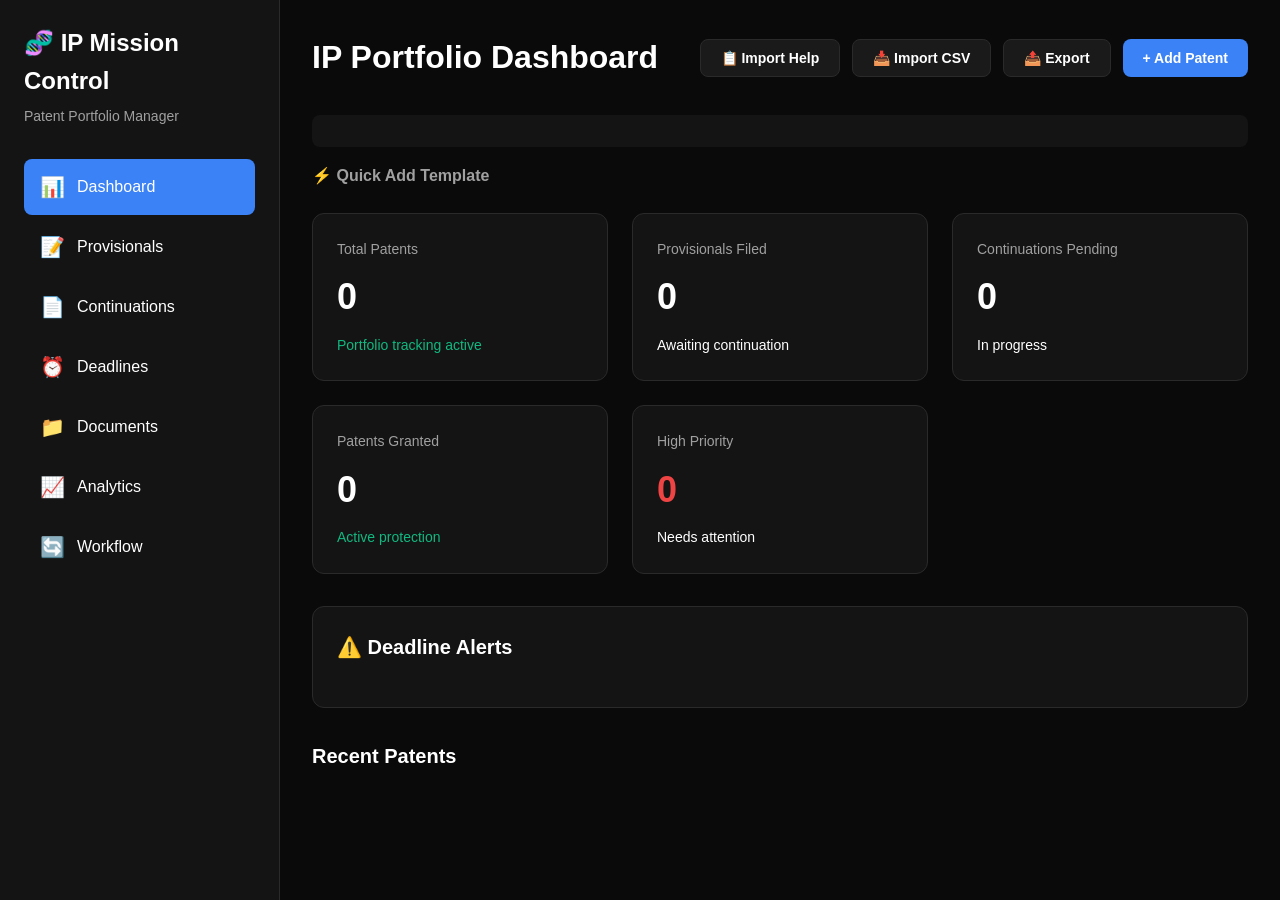
<file: mission-control/ip-mission-control.html>
<!DOCTYPE html>
<html lang="en">
<head>
    <meta charset="UTF-8">
    <meta name="viewport" content="width=device-width, initial-scale=1.0">
    <title>IP Mission Control — Patent Portfolio Manager</title>
    <style>
        * {
            margin: 0;
            padding: 0;
            box-sizing: border-box;
        }

        :root {
            --bg-primary: #0a0a0a;
            --bg-secondary: #141414;
            --bg-tertiary: #1a1a1a;
            --text-primary: #ffffff;
            --text-secondary: #a0a0a0;
            --accent-blue: #3b82f6;
            --accent-green: #10b981;
            --accent-yellow: #f59e0b;
            --accent-red: #ef4444;
            --border-color: #2a2a2a;
        }

        body {
            font-family: -apple-system, BlinkMacSystemFont, 'Segoe UI', Roboto, Oxygen, Ubuntu, sans-serif;
            background: var(--bg-primary);
            color: var(--text-primary);
            line-height: 1.6;
        }

        .app-container {
            display: flex;
            min-height: 100vh;
        }

        /* Sidebar */
        .sidebar {
            width: 280px;
            background: var(--bg-secondary);
            border-right: 1px solid var(--border-color);
            padding: 24px;
            display: flex;
            flex-direction: column;
        }

        .logo {
            margin-bottom: 32px;
        }

        .logo h1 {
            font-size: 24px;
            font-weight: 700;
            margin-bottom: 4px;
        }

        .logo .tagline {
            color: var(--text-secondary);
            font-size: 14px;
        }

        .nav-menu {
            list-style: none;
            flex: 1;
        }

        .nav-item {
            padding: 12px 16px;
            margin-bottom: 4px;
            border-radius: 8px;
            cursor: pointer;
            display: flex;
            align-items: center;
            gap: 12px;
            transition: all 0.2s;
        }

        .nav-item:hover {
            background: var(--bg-tertiary);
        }

        .nav-item.active {
            background: var(--accent-blue);
            color: white;
        }

        .nav-item .icon {
            font-size: 20px;
        }

        /* Main Content */
        .main-content {
            flex: 1;
            padding: 32px;
            overflow-y: auto;
        }

        .panel {
            display: none;
        }

        .panel.active {
            display: block;
        }

        .panel-header {
            display: flex;
            justify-content: space-between;
            align-items: center;
            margin-bottom: 32px;
        }

        .panel-title {
            font-size: 32px;
            font-weight: 700;
        }

        .panel-actions {
            display: flex;
            gap: 12px;
        }

        .btn {
            padding: 10px 20px;
            border-radius: 8px;
            border: none;
            font-size: 14px;
            font-weight: 600;
            cursor: pointer;
            transition: all 0.2s;
        }

        .btn-primary {
            background: var(--accent-blue);
            color: white;
        }

        .btn-primary:hover {
            background: #2563eb;
        }

        .btn-secondary {
            background: var(--bg-tertiary);
            color: var(--text-primary);
            border: 1px solid var(--border-color);
        }

        .btn-secondary:hover {
            background: var(--bg-secondary);
        }

        /* Stats Grid */
        .stats-grid {
            display: grid;
            grid-template-columns: repeat(auto-fit, minmax(240px, 1fr));
            gap: 24px;
            margin-bottom: 32px;
        }

        .stat-card {
            background: var(--bg-secondary);
            border: 1px solid var(--border-color);
            border-radius: 12px;
            padding: 24px;
        }

        .stat-label {
            color: var(--text-secondary);
            font-size: 14px;
            margin-bottom: 8px;
        }

        .stat-value {
            font-size: 36px;
            font-weight: 700;
        }

        .stat-change {
            font-size: 14px;
            margin-top: 8px;
        }

        .stat-change.positive {
            color: var(--accent-green);
        }

        .stat-change.negative {
            color: var(--accent-red);
        }

        /* Patent Cards */
        .patent-grid {
            display: grid;
            gap: 16px;
        }

        .patent-card {
            background: var(--bg-secondary);
            border: 1px solid var(--border-color);
            border-radius: 12px;
            padding: 20px;
            display: flex;
            justify-content: space-between;
            align-items: center;
        }

        .patent-info {
            flex: 1;
        }

        .patent-title {
            font-size: 18px;
            font-weight: 600;
            margin-bottom: 4px;
        }

        .patent-meta {
            color: var(--text-secondary);
            font-size: 14px;
            display: flex;
            gap: 16px;
        }

        .patent-status {
            padding: 6px 12px;
            border-radius: 6px;
            font-size: 12px;
            font-weight: 600;
            text-transform: uppercase;
        }

        .status-provisional {
            background: rgba(59, 130, 246, 0.2);
            color: var(--accent-blue);
        }

        .status-continuation {
            background: rgba(245, 158, 11, 0.2);
            color: var(--accent-yellow);
        }

        .status-granted {
            background: rgba(16, 185, 129, 0.2);
            color: var(--accent-green);
        }

        .status-pending {
            background: rgba(239, 68, 68, 0.2);
            color: var(--accent-red);
        }

        /* Timeline */
        .timeline {
            background: var(--bg-secondary);
            border: 1px solid var(--border-color);
            border-radius: 12px;
            padding: 24px;
            margin-bottom: 32px;
        }

        .timeline-title {
            font-size: 20px;
            font-weight: 600;
            margin-bottom: 20px;
        }

        .timeline-item {
            display: flex;
            gap: 16px;
            padding: 16px 0;
            border-bottom: 1px solid var(--border-color);
        }

        .timeline-item:last-child {
            border-bottom: none;
        }

        .timeline-date {
            min-width: 120px;
            color: var(--text-secondary);
            font-size: 14px;
        }

        .timeline-content {
            flex: 1;
        }

        .timeline-event {
            font-weight: 600;
            margin-bottom: 4px;
        }

        .timeline-desc {
            color: var(--text-secondary);
            font-size: 14px;
        }

        .deadline-urgent {
            color: var(--accent-red);
        }

        .deadline-warning {
            color: var(--accent-yellow);
        }

        /* Forms */
        .form-group {
            margin-bottom: 20px;
        }

        .form-label {
            display: block;
            margin-bottom: 8px;
            font-size: 14px;
            font-weight: 600;
        }

        .form-input {
            width: 100%;
            padding: 12px;
            border: 1px solid var(--border-color);
            border-radius: 8px;
            background: var(--bg-tertiary);
            color: var(--text-primary);
            font-size: 14px;
        }

        .form-input:focus {
            outline: none;
            border-color: var(--accent-blue);
        }

        textarea.form-input {
            min-height: 120px;
            resize: vertical;
        }

        /* Modal */
        .modal-overlay {
            display: none;
            position: fixed;
            top: 0;
            left: 0;
            right: 0;
            bottom: 0;
            background: rgba(0, 0, 0, 0.8);
            z-index: 1000;
            align-items: center;
            justify-content: center;
        }

        .modal-overlay.active {
            display: flex;
        }

        .modal {
            background: var(--bg-secondary);
            border-radius: 16px;
            padding: 32px;
            width: 90%;
            max-width: 600px;
            max-height: 90vh;
            overflow-y: auto;
        }

        .modal-header {
            display: flex;
            justify-content: space-between;
            align-items: center;
            margin-bottom: 24px;
        }

        .modal-title {
            font-size: 24px;
            font-weight: 700;
        }

        .modal-close {
            background: none;
            border: none;
            color: var(--text-secondary);
            font-size: 28px;
            cursor: pointer;
        }
    </style>
</head>
<body>
    <div class="app-container">
        <!-- Sidebar -->
        <nav class="sidebar">
            <div class="logo">
                <h1>🧬 IP Mission Control</h1>
                <p class="tagline">Patent Portfolio Manager</p>
            </div>

            <ul class="nav-menu">
                <li class="nav-item active" data-panel="dashboard">
                    <span class="icon">📊</span>
                    <span class="label">Dashboard</span>
                </li>
                <li class="nav-item" data-panel="provisionals">
                    <span class="icon">📝</span>
                    <span class="label">Provisionals</span>
                </li>
                <li class="nav-item" data-panel="continuations">
                    <span class="icon">📄</span>
                    <span class="label">Continuations</span>
                </li>
                <li class="nav-item" data-panel="deadlines">
                    <span class="icon">⏰</span>
                    <span class="label">Deadlines</span>
                </li>
                <li class="nav-item" data-panel="documents">
                    <span class="icon">📁</span>
                    <span class="label">Documents</span>
                </li>
                <li class="nav-item" data-panel="analytics">
                    <span class="icon">📈</span>
                    <span class="label">Analytics</span>
                </li>
                <li class="nav-item" data-panel="workflow">
                    <span class="icon">🔄</span>
                    <span class="label">Workflow</span>
                </li>
            </ul>
        </nav>

        <!-- Main Content -->
        <main class="main-content">
            <!-- Dashboard Panel -->
            <section class="panel active" id="dashboard-panel">
                <div class="panel-header">
                    <h2 class="panel-title">IP Portfolio Dashboard</h2>
                    <div class="panel-actions">
                        <button class="btn btn-secondary" onclick="showImportInstructions()">📋 Import Help</button>
                        <button class="btn btn-secondary" onclick="showImportModal()">📥 Import CSV</button>
                        <button class="btn btn-secondary" onclick="exportPortfolio()">📤 Export</button>
                        <button class="btn btn-primary" onclick="showAddPatentModal()">+ Add Patent</button>
                    </div>
                </div>

                <!-- Search & Filters -->
                <div id="search-filters" style="background: var(--bg-secondary); padding: 16px; border-radius: 8px; margin-bottom: 16px;"></div>

                <!-- Quick Add Templates -->
                <div style="margin-bottom: 24px;">
                    <h4 style="margin-bottom: 8px; color: var(--text-secondary);">⚡ Quick Add Template</h4>
                    <div id="quick-add-buttons"></div>
                </div>

                <!-- Stats -->
                <div class="stats-grid">
                    <div class="stat-card">
                        <div class="stat-label">Total Patents</div>
                        <div class="stat-value" id="total-patents">0</div>
                        <div class="stat-change positive">Portfolio tracking active</div>
                    </div>
                    <div class="stat-card">
                        <div class="stat-label">Provisionals Filed</div>
                        <div class="stat-value" id="provisionals-count">0</div>
                        <div class="stat-change">Awaiting continuation</div>
                    </div>
                    <div class="stat-card">
                        <div class="stat-label">Continuations Pending</div>
                        <div class="stat-value" id="continuations-count">0</div>
                        <div class="stat-change">In progress</div>
                    </div>
                    <div class="stat-card">
                        <div class="stat-label">Patents Granted</div>
                        <div class="stat-value" id="granted-count">0</div>
                        <div class="stat-change positive">Active protection</div>
                    </div>
                    <div class="stat-card">
                        <div class="stat-label">High Priority</div>
                        <div class="stat-value" id="high-priority-count" style="color: var(--accent-red);">0</div>
                        <div class="stat-change">Needs attention</div>
                    </div>
                </div>

                <!-- Upcoming Deadlines -->
                <div class="timeline">
                    <h3 class="timeline-title">⚠️ Deadline Alerts</h3>
                    <div id="alerts-list">
                        <!-- Populated by JS -->
                    </div>
                </div>

                <!-- Recent Patents -->
                <h3 style="font-size: 20px; margin-bottom: 16px;">Recent Patents</h3>
                <div class="patent-grid" id="patent-list">
                    <!-- Populated by JS -->
                </div>
            </section>

            <!-- Provisionals Panel -->
            <section class="panel" id="provisionals-panel">
                <div class="panel-header">
                    <h2 class="panel-title">Provisional Applications</h2>
                    <button class="btn btn-primary" onclick="showAddProvisionalModal()">+ New Provisional</button>
                </div>
                <div class="patent-grid" id="provisionals-list">
                    <!-- Populated by JS -->
                </div>
            </section>

            <!-- Continuations Panel -->
            <section class="panel" id="continuations-panel">
                <div class="panel-header">
                    <h2 class="panel-title">Continuations & Finals</h2>
                    <button class="btn btn-primary" onclick="showAddContinuationModal()">+ New Continuation</button>
                </div>
                <div class="patent-grid" id="continuations-list">
                    <!-- Populated by JS -->
                </div>
            </section>

            <!-- Deadlines Panel -->
            <section class="panel" id="deadlines-panel">
                <div class="panel-header">
                    <h2 class="panel-title">Deadline Calendar</h2>
                </div>
                <div class="timeline">
                    <h3 class="timeline-title">All Deadlines</h3>
                    <div id="all-deadlines-list">
                        <!-- Populated by JS -->
                    </div>
                </div>
            </section>

            <!-- Documents Panel -->
            <section class="panel" id="documents-panel">
                <div class="panel-header">
                    <h2 class="panel-title">Document Library</h2>
                    <button class="btn btn-primary" onclick="showAddDocumentModal()">+ Add Document</button>
                </div>
                <div id="documents-list">
                    <!-- Populated by JS -->
                </div>
            </section>

            <!-- Analytics Panel -->
            <section class="panel" id="analytics-panel">
                <div class="panel-header">
                    <h2 class="panel-title">Portfolio Analytics & Costs</h2>
                    <div class="panel-actions">
                        <button class="btn btn-secondary" onclick="exportPortfolioJSON()">📤 Export JSON</button>
                    </div>
                </div>

                <!-- Cost Summary -->
                <div class="stats-grid">
                    <div class="stat-card">
                        <div class="stat-label">Total Invested</div>
                        <div class="stat-value" id="total-invested">$0</div>
                        <div class="stat-change">All-time costs</div>
                    </div>
                    <div class="stat-card">
                        <div class="stat-label">Avg Cost per Patent</div>
                        <div class="stat-value" id="avg-cost">$0</div>
                        <div class="stat-change">Per filing</div>
                    </div>
                    <div class="stat-card">
                        <div class="stat-label">Next 12 Months</div>
                        <div class="stat-value" id="projected-costs">$0</div>
                        <div class="stat-change negative">Projected spend</div>
                    </div>
                    <div class="stat-card">
                        <div class="stat-label">Portfolio Value</div>
                        <div class="stat-value" id="portfolio-value">$0</div>
                        <div class="stat-change positive">Estimated</div>
                    </div>
                </div>

                <!-- Cost Breakdown -->
                <div style="display: grid; grid-template-columns: 1fr 1fr; gap: 24px; margin-top: 32px;">
                    <div class="timeline">
                        <h3 class="timeline-title">💰 Costs by Category</h3>
                        <div id="costs-by-category">
                            <!-- Populated by JS -->
                        </div>
                    </div>

                    <div class="timeline">
                        <h3 class="timeline-title">📅 Upcoming Costs</h3>
                        <div id="upcoming-costs">
                            <!-- Populated by JS -->
                        </div>
                    </div>
                </div>

                <!-- Cost Estimates -->
                <div class="timeline" style="margin-top: 32px;">
                    <h3 class="timeline-title">📊 Cost Estimates (Micro Entity - 25%)</h3>
                    <div style="display: grid; grid-template-columns: 1fr 1fr; gap: 24px; padding: 16px 0;">
                        <div>
                            <h4 style="margin-bottom: 12px;">Provisional Application (2026)</h4>
                            <div id="provisional-cost-estimate">
                                <div style="display: flex; justify-content: space-between; padding: 8px 0; border-bottom: 1px solid var(--border-color);">
                                    <span>USPTO Filing Fee</span>
                                    <span>$65</span>
                                </div>
                                <div style="display: flex; justify-content: space-between; padding: 8px 0; border-bottom: 1px solid var(--border-color);">
                                    <span>Attorney Fees (est.)</span>
                                    <span>$500</span>
                                </div>
                                <div style="display: flex; justify-content: space-between; padding: 8px 0; border-bottom: 1px solid var(--border-color);">
                                    <span>Drawings (est.)</span>
                                    <span>$100</span>
                                </div>
                                <div style="display: flex; justify-content: space-between; padding: 12px 0; font-weight: bold; color: var(--accent-blue);">
                                    <span>TOTAL</span>
                                    <span>$665</span>
                                </div>
                            </div>
                        </div>
                        <div>
                            <h4 style="margin-bottom: 12px;">Utility Patent (Full, 2026)</h4>
                            <div id="utility-cost-estimate">
                                <div style="display: flex; justify-content: space-between; padding: 8px 0; border-bottom: 1px solid var(--border-color);">
                                    <span>USPTO Fees</span>
                                    <span>$658</span>
                                </div>
                                <div style="display: flex; justify-content: space-between; padding: 8px 0; border-bottom: 1px solid var(--border-color);">
                                    <span>Attorney Fees</span>
                                    <span>$1,500</span>
                                </div>
                                <div style="display: flex; justify-content: space-between; padding: 8px 0; border-bottom: 1px solid var(--border-color);">
                                    <span>Maintenance (20yr)</span>
                                    <span>$2,894</span>
                                </div>
                                <div style="display: flex; justify-content: space-between; padding: 12px 0; font-weight: bold; color: var(--accent-blue);">
                                    <span>TOTAL LIFETIME</span>
                                    <span>$26,190</span>
                                </div>
                            </div>
                        </div>
                    </div>
                </div>

                <!-- Visual Charts -->
                <div style="display: grid; grid-template-columns: 1fr 1fr; gap: 24px; margin-top: 32px;">
                    <div class="timeline">
                        <h3 class="timeline-title">📈 Status Distribution</h3>
                        <div id="status-chart" style="padding: 16px 0;"></div>
                    </div>
                    <div class="timeline">
                        <h3 class="timeline-title">💵 Cost Breakdown</h3>
                        <div id="cost-chart" style="padding: 16px 0;"></div>
                    </div>
                </div>
                <div class="timeline" style="margin-top: 24px;">
                    <h3 class="timeline-title">📅 Filing Timeline (Last 12 Months)</h3>
                    <div id="timeline-chart" style="padding: 16px 0;"></div>
                </div>
            </section>

            <!-- Workflow Panel -->
            <section class="panel" id="workflow-panel">
                <div class="panel-header">
                    <h2 class="panel-title">Patent Workflow</h2>
                </div>
                <div class="stats-grid">
                    <div class="stat-card">
                        <div class="stat-label">Draft</div>
                        <div class="stat-value" id="workflow-draft">0</div>
                    </div>
                    <div class="stat-card">
                        <div class="stat-label">Filed</div>
                        <div class="stat-value" id="workflow-filed">0</div>
                    </div>
                    <div class="stat-card">
                        <div class="stat-label">Pending</div>
                        <div class="stat-value" id="workflow-pending">0</div>
                    </div>
                    <div class="stat-card">
                        <div class="stat-label">Granted</div>
                        <div class="stat-value" id="workflow-granted">0</div>
                    </div>
                </div>
                <div class="timeline" style="margin-top: 24px;">
                    <h3 class="timeline-title">Status Flow</h3>
                    <div style="padding: 16px 0; color: var(--text-secondary);">
                        <div style="display: flex; align-items: center; gap: 16px; margin: 12px 0;">
                            <span style="background: var(--bg-tertiary); padding: 8px 16px; border-radius: 6px;">Draft</span>
                            <span>→</span>
                            <span style="background: rgba(59,130,246,0.2); color: #3b82f6; padding: 8px 16px; border-radius: 6px;">Filed</span>
                            <span>→</span>
                            <span style="background: rgba(245,158,11,0.2); color: #f59e0b; padding: 8px 16px; border-radius: 6px;">Pending</span>
                            <span>→</span>
                            <span style="background: rgba(16,185,129,0.2); color: #10b981; padding: 8px 16px; border-radius: 6px;">Granted</span>
                        </div>
                        <p style="margin-top: 16px;">Patents can also become "Abandoned" at any stage if not pursued.</p>
                    </div>
                </div>
                <h3 style="font-size: 20px; margin: 24px 0 16px;">All Patents by Status</h3>
                <div class="patent-grid" id="workflow-patent-list"></div>
            </section>
        </main>
    </div>

    <!-- Add Patent Modal -->
    <div class="modal-overlay" id="add-patent-modal">
        <div class="modal">
            <div class="modal-header">
                <h3 class="modal-title">Add New Patent</h3>
                <button class="modal-close" onclick="closeModal('add-patent-modal')">&times;</button>
            </div>
            <form id="add-patent-form" onsubmit="addPatent(event)">
                <div class="form-group">
                    <label class="form-label">Patent Title *</label>
                    <input type="text" class="form-input" name="title" required>
                </div>
                <div class="form-group">
                    <label class="form-label">Type *</label>
                    <select class="form-input" name="type" required>
                        <option value="provisional">Provisional</option>
                        <option value="continuation">Continuation</option>
                        <option value="utility">Utility Patent</option>
                        <option value="design">Design Patent</option>
                    </select>
                </div>
                <div class="form-group">
                    <label class="form-label">Entity Type</label>
                    <select class="form-input" name="entityType" required>
                        <option value="micro">Micro (25% - self-filer)</option>
                        <option value="small">Small (50%)</option>
                        <option value="large">Large (100%)</option>
                    </select>
                </div>
                <div class="form-group">
                    <label class="form-label">Filing Date *</label>
                    <input type="date" class="form-input" name="filingDate" required>
                </div>
                <div class="form-group">
                    <label class="form-label">Application Number</label>
                    <input type="text" class="form-input" name="applicationNumber">
                </div>
                <div class="form-group">
                    <label class="form-label">Status</label>
                    <select class="form-input" name="status">
                        <option value="draft">Draft</option>
                        <option value="filed">Filed</option>
                        <option value="pending">Pending</option>
                        <option value="granted">Granted</option>
                        <option value="abandoned">Abandoned</option>
                    </select>
                </div>
                <div class="form-group">
                    <label class="form-label">Description</label>
                    <textarea class="form-input" name="description"></textarea>
                </div>
                <div class="form-group">
                    <label class="form-label">Inventors</label>
                    <input type="text" class="form-input" name="inventors" placeholder="Comma-separated">
                </div>
                <div class="form-group">
                    <label class="form-label">Technology Category</label>
                    <input type="text" class="form-input" name="category">
                </div>
                <div class="form-group">
                    <label class="form-label">Priority</label>
                    <select class="form-input" name="priority">
                        <option value="none">None</option>
                        <option value="low">Low</option>
                        <option value="medium">Medium</option>
                        <option value="high">High</option>
                    </select>
                </div>
                <div class="form-group">
                    <label class="form-label">Notes</label>
                    <textarea class="form-input" name="notes" rows="3" placeholder="Additional notes..."></textarea>
                </div>

                <!-- Cost Tracking -->
                <div style="border-top: 1px solid var(--border-color); margin: 24px 0; padding-top: 24px;">
                    <h4 style="margin-bottom: 16px;">💰 Cost Tracking</h4>
                    <div class="form-group">
                        <label class="form-label">Filing Fee Paid</label>
                        <input type="number" class="form-input" name="filingFee" placeholder="0.00" step="0.01">
                    </div>
                    <div class="form-group">
                        <label class="form-label">Attorney Fees</label>
                        <input type="number" class="form-input" name="attorneyFees" placeholder="0.00" step="0.01">
                    </div>
                    <div class="form-group">
                        <label class="form-label">Drawing Costs</label>
                        <input type="number" class="form-input" name="drawingCosts" placeholder="0.00" step="0.01">
                    </div>
                    <div class="form-group">
                        <label class="form-label">Other Costs</label>
                        <input type="number" class="form-input" name="otherCosts" placeholder="0.00" step="0.01">
                    </div>
                </div>

                <button type="submit" class="btn btn-primary" style="width: 100%;">Add Patent</button>
            </form>
        </div>
    </div>

    <script src="ip-mission-control.js"></script>
    <script src="ip-alerts.js"></script>
    <script src="ip-import.js"></script>
</body>
</html>
</file>
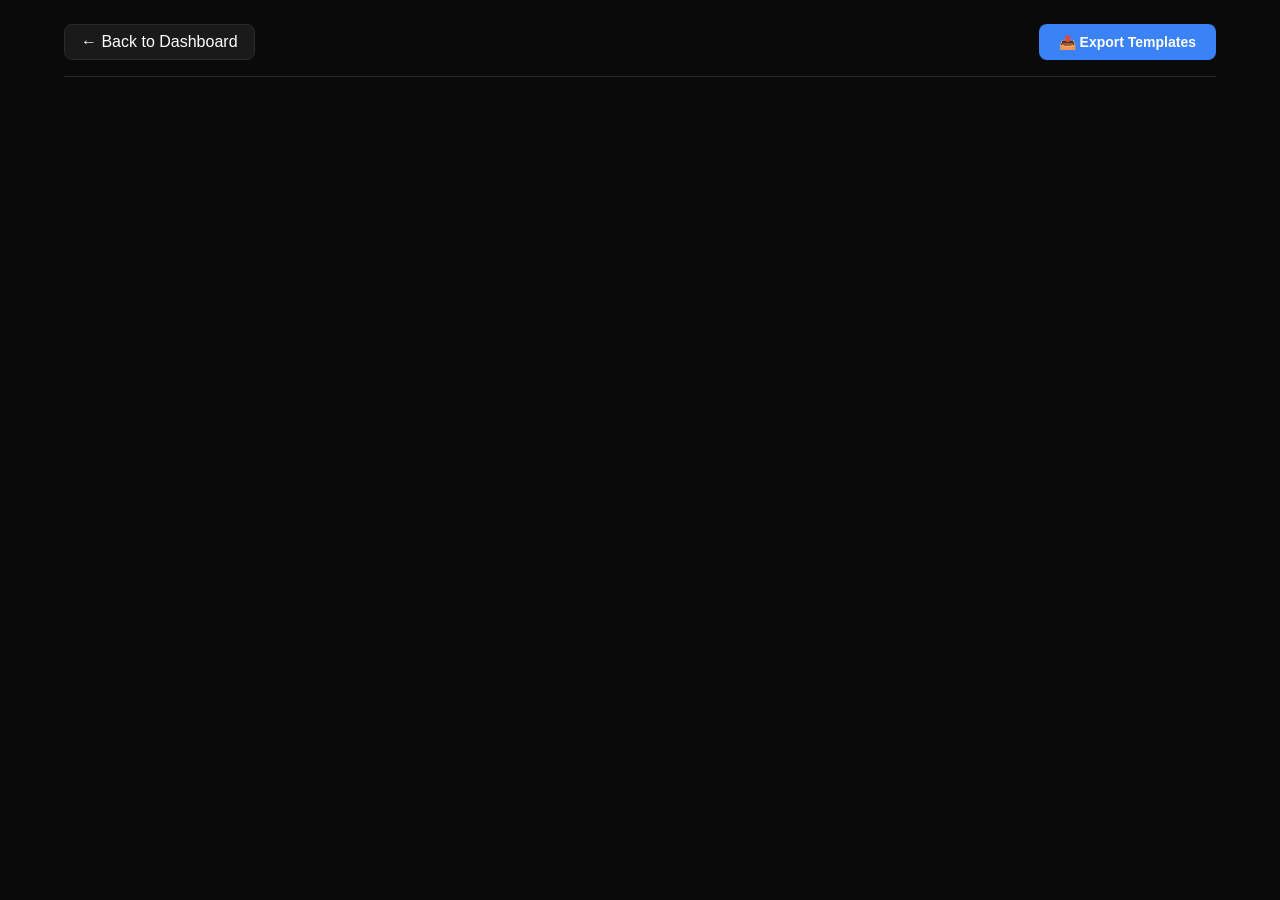
<file: mission-control/ip-patent-detail.html>
<!DOCTYPE html>
<html lang="en">
<head>
    <meta charset="UTF-8">
    <meta name="viewport" content="width=device-width, initial-scale=1.0">
    <title>Patent Detail View — IP Mission Control</title>
    <style>
        * { margin: 0; padding: 0; box-sizing: border-box; }
        :root {
            --bg-primary: #0a0a0a;
            --bg-secondary: #141414;
            --bg-tertiary: #1a1a1a;
            --text-primary: #ffffff;
            --text-secondary: #a0a0a0;
            --accent-blue: #3b82f6;
            --accent-green: #10b981;
            --accent-yellow: #f59e0b;
            --accent-red: #ef4444;
            --border-color: #2a2a2a;
        }
        body {
            font-family: -apple-system, BlinkMacSystemFont, 'Segoe UI', Roboto, sans-serif;
            background: var(--bg-primary);
            color: var(--text-primary);
            padding: 24px;
            max-width: 1200px;
            margin: 0 auto;
        }
        .header {
            display: flex;
            justify-content: space-between;
            align-items: center;
            margin-bottom: 32px;
            padding-bottom: 16px;
            border-bottom: 1px solid var(--border-color);
        }
        .back-btn {
            background: var(--bg-tertiary);
            color: var(--text-primary);
            border: 1px solid var(--border-color);
            padding: 8px 16px;
            border-radius: 8px;
            cursor: pointer;
            text-decoration: none;
            display: inline-flex;
            align-items: center;
            gap: 8px;
        }
        .back-btn:hover { background: var(--bg-secondary); }
        .patent-title { font-size: 32px; font-weight: 700; margin-bottom: 8px; }
        .patent-meta { color: var(--text-secondary); display: flex; gap: 16px; flex-wrap: wrap; }
        
        .grid {
            display: grid;
            grid-template-columns: repeat(auto-fit, minmax(300px, 1fr));
            gap: 24px;
            margin-bottom: 32px;
        }
        .card {
            background: var(--bg-secondary);
            border: 1px solid var(--border-color);
            border-radius: 12px;
            padding: 24px;
        }
        .card-title {
            font-size: 18px;
            font-weight: 600;
            margin-bottom: 16px;
            display: flex;
            align-items: center;
            gap: 8px;
        }
        .status-badge {
            padding: 6px 12px;
            border-radius: 6px;
            font-size: 12px;
            font-weight: 600;
            text-transform: uppercase;
        }
        .status-draft { background: rgba(160, 160, 160, 0.2); color: #a0a0a0; }
        .status-filed { background: rgba(59, 130, 246, 0.2); color: #3b82f6; }
        .status-pending { background: rgba(245, 158, 11, 0.2); color: #f59e0b; }
        .status-granted { background: rgba(16, 185, 129, 0.2); color: #10b981; }
        
        .info-row {
            display: flex;
            justify-content: space-between;
            padding: 12px 0;
            border-bottom: 1px solid var(--border-color);
        }
        .info-row:last-child { border-bottom: none; }
        .info-label { color: var(--text-secondary); }
        .info-value { font-weight: 600; }
        
        .cost-row {
            display: flex;
            justify-content: space-between;
            padding: 8px 0;
        }
        .cost-total {
            font-size: 24px;
            font-weight: 700;
            color: var(--accent-yellow);
            margin-top: 16px;
            padding-top: 16px;
            border-top: 1px solid var(--border-color);
        }
        
        .deadline-item {
            display: flex;
            justify-content: space-between;
            align-items: center;
            padding: 12px 0;
            border-bottom: 1px solid var(--border-color);
        }
        .deadline-item.urgent { color: var(--accent-red); }
        .deadline-item.warning { color: var(--accent-yellow); }
        
        .btn {
            padding: 10px 20px;
            border-radius: 8px;
            border: none;
            font-size: 14px;
            font-weight: 600;
            cursor: pointer;
            transition: all 0.2s;
        }
        .btn-primary { background: var(--accent-blue); color: white; }
        .btn-primary:hover { background: #2563eb; }
        .btn-secondary { background: var(--bg-tertiary); color: var(--text-primary); border: 1px solid var(--border-color); }
        
        .timeline {
            margin-top: 16px;
        }
        .timeline-event {
            display: flex;
            gap: 16px;
            padding: 12px 0;
        }
        .timeline-date { min-width: 100px; color: var(--text-secondary); font-size: 14px; }
        .timeline-content { flex: 1; }
    </style>
</head>
<body>
    <div class="header">
        <div>
            <a href="#" class="back-btn" onclick="window.close()">← Back to Dashboard</a>
        </div>
        <button class="btn btn-primary" onclick="exportPatent()">📤 Export Templates</button>
    </div>

    <div id="patent-detail"></div>

    <script src="ip-mission-control.js"></script>
    <script>
        // Get patent ID from URL
        const params = new URLSearchParams(window.location.search);
        const patentId = params.get('id');
        
        function renderPatentDetail() {
            const patent = ipState.patents.find(p => p.id === patentId);
            if (!patent) {
                document.getElementById('patent-detail').innerHTML = '<p>Patent not found</p>';
                return;
            }
            
            const costs = getPatentCosts(patentId);
            const totalCost = costs.reduce((sum, c) => sum + c.amount, 0);
            
            const html = `
                <div class="patent-title">${patent.title}</div>
                <div class="patent-meta">
                    <span class="status-badge status-${patent.status}">${patent.status}</span>
                    <span>Type: ${patent.type}</span>
                    <span>Category: ${patent.category || 'Uncategorized'}</span>
                </div>
                
                <div class="grid" style="margin-top: 24px;">
                    <!-- Basic Info -->
                    <div class="card">
                        <div class="card-title">📋 Basic Information</div>
                        <div class="info-row">
                            <span class="info-label">Application Number</span>
                            <span class="info-value">${patent.applicationNumber || 'Not assigned'}</span>
                        </div>
                        <div class="info-row">
                            <span class="info-label">Filing Date</span>
                            <span class="info-value">${patent.filingDate || 'Not filed'}</span>
                        </div>
                        <div class="info-row">
                            <span class="info-label">Priority Date</span>
                            <span class="info-value">${patent.priorityDate || patent.filingDate || 'Not set'}</span>
                        </div>
                        <div class="info-row">
                            <span class="info-label">Inventors</span>
                            <span class="info-value">${patent.inventors?.join(', ') || 'Not specified'}</span>
                        </div>
                        <div class="info-row">
                            <span class="info-label">Category</span>
                            <span class="info-value">${patent.category || 'Uncategorized'}</span>
                        </div>
                        <div class="info-row">
                            <span class="info-label">Priority</span>
                            <span class="info-value">${patent.priority || 'Medium'}</span>
                        </div>
                    </div>
                    
                    <!-- Cost Tracking -->
                    <div class="card">
                        <div class="card-title">💰 Cost Tracking</div>
                        ${costs.length > 0 ? costs.map(c => `
                            <div class="cost-row">
                                <span>${c.category} ${c.description ? '- ' + c.description : ''}</span>
                                <span>$${c.amount.toLocaleString()}</span>
                            </div>
                        `).join('') : '<p style="color: var(--text-secondary);">No costs recorded</p>'}
                        <div class="cost-row cost-total">
                            <span>Total Invested</span>
                            <span>$${totalCost.toLocaleString()}</span>
                        </div>
                    </div>
                    
                    <!-- Deadlines -->
                    <div class="card">
                        <div class="card-title">⏰ Deadlines</div>
                        ${renderPatentDeadlines(patent)}
                    </div>
                    
                    <!-- Description -->
                    <div class="card">
                        <div class="card-title">📝 Description</div>
                        <p style="color: var(--text-secondary); line-height: 1.6;">
                            ${patent.description || 'No description provided.'}
                        </p>
                    </div>
                </div>
                
                <!-- Actions -->
                <div class="card">
                    <div class="card-title">⚡ Actions</div>
                    <div style="display: flex; gap: 12px; flex-wrap: wrap;">
                        ${patent.type === 'provisional' && patent.status === 'filed' ? `
                            <button class="btn btn-primary" onclick="generateContinuation('${patent.id}')">
                                📄 Create Continuation
                            </button>
                        ` : ''}
                        <button class="btn btn-secondary" onclick="exportPatentToPDF('${patent.id}')">
                            📄 Export USPTO Templates
                        </button>
                        <button class="btn btn-secondary" onclick="addCostManually('${patent.id}')">
                            ➕ Add Cost
                        </button>
                        <button class="btn btn-secondary" onclick="editPatent('${patent.id}')">
                            ✏️ Edit Patent
                        </button>
                    </div>
                </div>
            `;
            
            document.getElementById('patent-detail').innerHTML = html;
        }
        
        function renderPatentDeadlines(patent) {
            const deadlines = [];
            
            // Calculate deadlines based on patent type
            if (patent.type === 'provisional' && patent.filingDate) {
                const contDate = addMonths(patent.filingDate, 12);
                const days = getDaysUntil(contDate);
                deadlines.push({
                    date: contDate,
                    label: 'Continuation Due (12-month deadline)',
                    days: days
                });
            }
            
            if (deadlines.length === 0) {
                return '<p style="color: var(--text-secondary);">No upcoming deadlines</p>';
            }
            
            return deadlines.map(d => {
                const urgency = d.days <= 30 ? 'urgent' : d.days <= 60 ? 'warning' : '';
                return `
                    <div class="deadline-item ${urgency}">
                        <span>${d.label}</span>
                        <span>${d.days} days (${formatDate(d.date)})</span>
                    </div>
                `;
            }).join('');
        }
        
        function editPatent(patentId) {
            alert('Edit functionality - redirect to main dashboard');
            window.location.href = 'ip-mission-control.html';
        }
        
        function addCostManually(patentId) {
            const category = prompt('Cost category: filing, attorney, drawing, maintenance, other');
            const amount = prompt('Amount:');
            const description = prompt('Description (optional):');
            
            if (category && amount) {
                addCost(patentId, category, parseFloat(amount), description);
                renderPatentDetail();
            }
        }
        
        function exportPatent() {
            exportPatentToPDF(patentId);
        }
        
        // Load data and render
        loadIPData();
        renderPatentDetail();
    </script>
</body>
</html>
</file>
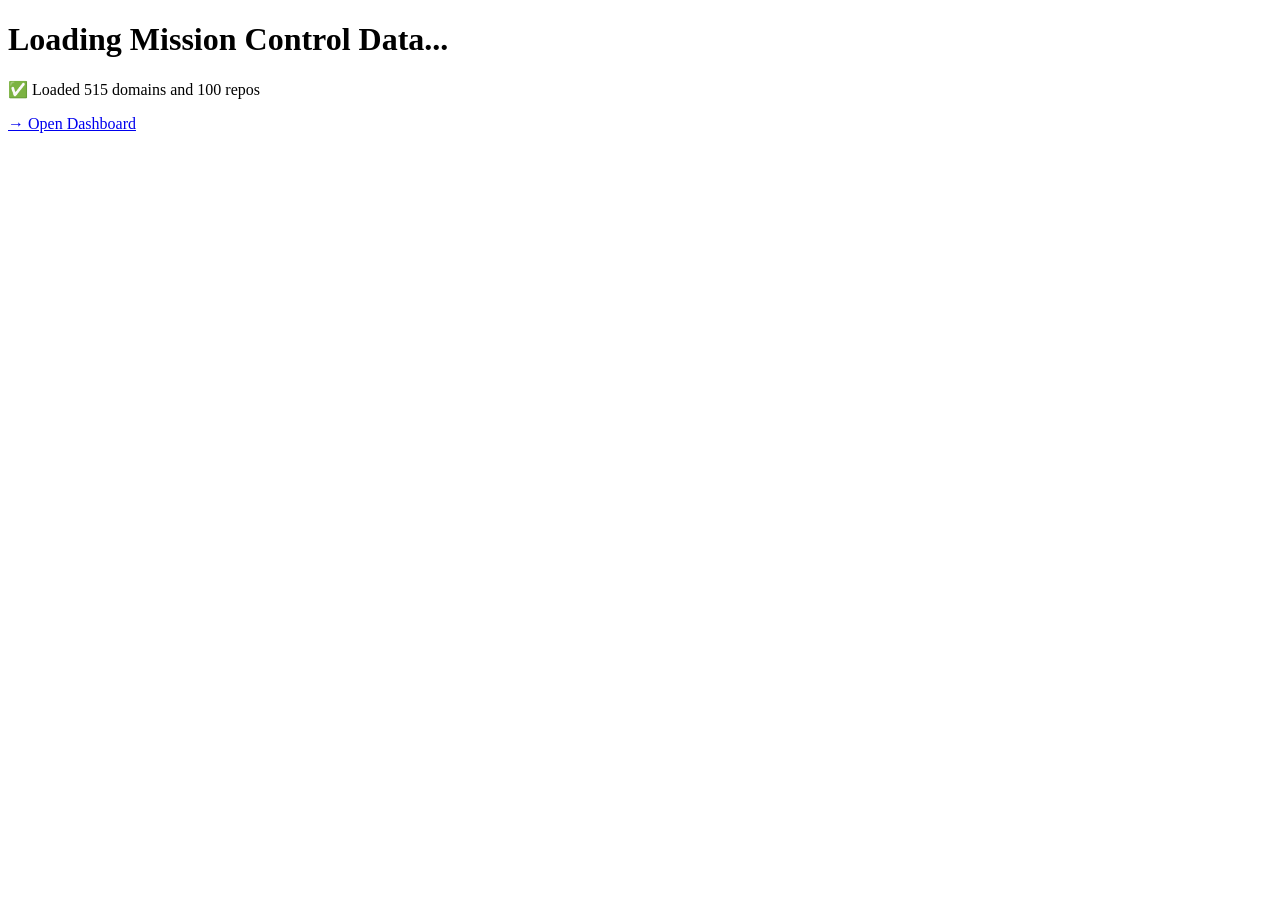
<file: mission-control/load-data.html>
<!DOCTYPE html>
<html>
<head>
    <title>Load Data</title>
</head>
<body>
    <h1>Loading Mission Control Data...</h1>
    <div id="status">Loading...</div>
    <script>
        const data = {"flagship": null, "ideas": [], "projects": [], "tasks": [], "activeSeed": null, "todayTask": null, "completed": [], "energy": [], "repos": [{"id": 1158420840, "name": "heinemann-capital", "path": "elnegrogato/heinemann-capital", "status": "active", "lastCommit": "2026-02-16T15:13:21Z", "branch": "main", "dirty": false, "linkedProject": null, "addedAt": "2026-02-15T10:47:18Z", "language": "TypeScript", "private": true, "url": "https://github.com/elnegrogato/heinemann-capital", "description": null}, {"id": 1159143551, "name": "saybrook-supply-llc", "path": "elnegrogato/saybrook-supply-llc", "status": "active", "lastCommit": "2026-02-16T11:20:54Z", "branch": "main", "dirty": false, "linkedProject": null, "addedAt": "2026-02-16T11:20:51Z", "language": "TypeScript", "private": true, "url": "https://github.com/elnegrogato/saybrook-supply-llc", "description": null}, {"id": 1158599494, "name": "saybrook-services-llc", "path": "elnegrogato/saybrook-services-llc", "status": "active", "lastCommit": "2026-02-16T11:10:14Z", "branch": "main", "dirty": false, "linkedProject": null, "addedAt": "2026-02-15T16:31:11Z", "language": "TypeScript", "private": true, "url": "https://github.com/elnegrogato/saybrook-services-llc", "description": null}, {"id": 1071920666, "name": "ShelfSmith", "path": "elnegrogato/ShelfSmith", "status": "active", "lastCommit": "2026-02-15T16:30:19Z", "branch": "flow", "dirty": false, "linkedProject": null, "addedAt": "2025-10-08T02:20:29Z", "language": "JavaScript", "private": true, "url": "https://github.com/elnegrogato/ShelfSmith", "description": null}, {"id": 1156224335, "name": "voxstratio", "path": "elnegrogato/voxstratio", "status": "active", "lastCommit": "2026-02-15T15:23:28Z", "branch": "main", "dirty": false, "linkedProject": null, "addedAt": "2026-02-12T12:05:34Z", "language": "TypeScript", "private": true, "url": "https://github.com/elnegrogato/voxstratio", "description": null}, {"id": 1147186635, "name": "VoxStrat", "path": "elnegrogato/VoxStrat", "status": "active", "lastCommit": "2026-02-12T18:13:30Z", "branch": "main", "dirty": false, "linkedProject": null, "addedAt": "2026-02-01T10:50:08Z", "language": "TypeScript", "private": true, "url": "https://github.com/elnegrogato/VoxStrat", "description": null}, {"id": 1156200772, "name": "zillain", "path": "elnegrogato/zillain", "status": "active", "lastCommit": "2026-02-12T15:31:37Z", "branch": "main", "dirty": false, "linkedProject": null, "addedAt": "2026-02-12T11:30:08Z", "language": "TypeScript", "private": true, "url": "https://github.com/elnegrogato/zillain", "description": "ZILLAIN - AI Agent Deployment Platform | Production-ready SaaS with Docker, PWA, SEO/AEO optimization"}, {"id": 1147034661, "name": "cts-os-platform", "path": "elnegrogato/cts-os-platform", "status": "active", "lastCommit": "2026-02-12T15:14:26Z", "branch": "main", "dirty": false, "linkedProject": null, "addedAt": "2026-02-01T04:39:07Z", "language": "TypeScript", "private": true, "url": "https://github.com/elnegrogato/cts-os-platform", "description": null}, {"id": 1147035366, "name": "elite-irrigation---landscaping-os", "path": "elnegrogato/elite-irrigation---landscaping-os", "status": "active", "lastCommit": "2026-02-12T15:07:17Z", "branch": "main", "dirty": false, "linkedProject": null, "addedAt": "2026-02-01T04:40:51Z", "language": "TypeScript", "private": true, "url": "https://github.com/elnegrogato/elite-irrigation---landscaping-os", "description": null}, {"id": 1156306654, "name": "handy-man-services", "path": "elnegrogato/handy-man-services", "status": "active", "lastCommit": "2026-02-12T13:58:17Z", "branch": "main", "dirty": false, "linkedProject": null, "addedAt": "2026-02-12T13:58:15Z", "language": "TypeScript", "private": true, "url": "https://github.com/elnegrogato/handy-man-services", "description": null}, {"id": 1154417057, "name": "claimhaus-platform", "path": "elnegrogato/claimhaus-platform", "status": "active", "lastCommit": "2026-02-12T06:34:32Z", "branch": "main", "dirty": false, "linkedProject": null, "addedAt": "2026-02-10T11:11:45Z", "language": "TypeScript", "private": true, "url": "https://github.com/elnegrogato/claimhaus-platform", "description": "ClaimHaus - The Institutional Distressed Debt Marketplace. Blockchain-enabled platform for secure debt claim trading with UCC-12 perfection."}, {"id": 1138794720, "name": "arsensgym", "path": "elnegrogato/arsensgym", "status": "active", "lastCommit": "2026-02-11T19:47:37Z", "branch": "main", "dirty": false, "linkedProject": null, "addedAt": "2026-01-21T05:59:18Z", "language": "TypeScript", "private": true, "url": "https://github.com/elnegrogato/arsensgym", "description": null}, {"id": 1141728052, "name": "asterius-command-os", "path": "elnegrogato/asterius-command-os", "status": "active", "lastCommit": "2026-02-11T13:25:47Z", "branch": "main", "dirty": false, "linkedProject": null, "addedAt": "2026-01-25T10:22:07Z", "language": "TypeScript", "private": true, "url": "https://github.com/elnegrogato/asterius-command-os", "description": null}, {"id": 1136256302, "name": "safewire-solutions", "path": "elnegrogato/safewire-solutions", "status": "active", "lastCommit": "2026-02-11T13:19:34Z", "branch": "main", "dirty": false, "linkedProject": null, "addedAt": "2026-01-17T11:02:42Z", "language": "TypeScript", "private": true, "url": "https://github.com/elnegrogato/safewire-solutions", "description": null}, {"id": 1138599250, "name": "asteriusreserve.com", "path": "elnegrogato/asteriusreserve.com", "status": "active", "lastCommit": "2026-02-11T13:05:10Z", "branch": "main", "dirty": false, "linkedProject": null, "addedAt": "2026-01-20T22:02:31Z", "language": "TypeScript", "private": true, "url": "https://github.com/elnegrogato/asteriusreserve.com", "description": null}, {"id": 1154318106, "name": "xmsgs-platform", "path": "elnegrogato/xmsgs-platform", "status": "active", "lastCommit": "2026-02-11T12:12:45Z", "branch": "main", "dirty": false, "linkedProject": null, "addedAt": "2026-02-10T08:53:23Z", "language": "TypeScript", "private": true, "url": "https://github.com/elnegrogato/xmsgs-platform", "description": "Production-ready autonomous AI agent platform with award-winning UI, PWA support, and enterprise features"}, {"id": 1091618058, "name": "orderterpenes.com", "path": "elnegrogato/orderterpenes.com", "status": "active", "lastCommit": "2026-02-11T12:01:21Z", "branch": "main", "dirty": false, "linkedProject": null, "addedAt": "2025-11-07T09:15:49Z", "language": "TypeScript", "private": true, "url": "https://github.com/elnegrogato/orderterpenes.com", "description": null}, {"id": 1154320403, "name": "minebloq-production", "path": "elnegrogato/minebloq-production", "status": "active", "lastCommit": "2026-02-11T11:49:14Z", "branch": "main", "dirty": false, "linkedProject": null, "addedAt": "2026-02-10T08:56:39Z", "language": "TypeScript", "private": true, "url": "https://github.com/elnegrogato/minebloq-production", "description": "Production-ready tokenized mining claims marketplace with award-winning UI/UX and full Docker/Coolify support"}, {"id": 1154314700, "name": "revmp-platform", "path": "elnegrogato/revmp-platform", "status": "active", "lastCommit": "2026-02-11T11:44:12Z", "branch": "main", "dirty": false, "linkedProject": null, "addedAt": "2026-02-10T08:48:29Z", "language": "TypeScript", "private": true, "url": "https://github.com/elnegrogato/revmp-platform", "description": "REVMP - Institutional Real Estate Investment Platform | Production-ready landing page with exceptional UI/UX, PWA support, and Coolify deployment ready"}, {"id": 1152812676, "name": "run-couriers-unified", "path": "elnegrogato/run-couriers-unified", "status": "active", "lastCommit": "2026-02-11T11:21:59Z", "branch": "main", "dirty": false, "linkedProject": null, "addedAt": "2026-02-08T13:29:59Z", "language": "TypeScript", "private": true, "url": "https://github.com/elnegrogato/run-couriers-unified", "description": null}, {"id": 997823947, "name": "BLUE-CHECK", "path": "elnegrogato/BLUE-CHECK", "status": "active", "lastCommit": "2026-02-11T10:04:38Z", "branch": "main", "dirty": false, "linkedProject": null, "addedAt": "2025-06-07T09:05:06Z", "language": "TypeScript", "private": true, "url": "https://github.com/elnegrogato/BLUE-CHECK", "description": "Blue Check Pools - Professional Pool Service Management Platform A comprehensive pool service management platform designed to revolutionize pool care with modern technology, real-time tracking, and exceptional customer experience."}, {"id": 1153934515, "name": "cointique-inc", "path": "elnegrogato/cointique-inc", "status": "active", "lastCommit": "2026-02-11T05:20:55Z", "branch": "main", "dirty": false, "linkedProject": null, "addedAt": "2026-02-09T20:48:26Z", "language": "TypeScript", "private": true, "url": "https://github.com/elnegrogato/cointique-inc", "description": null}, {"id": 1154328416, "name": "shoremark-properties-v2", "path": "elnegrogato/shoremark-properties-v2", "status": "active", "lastCommit": "2026-02-11T03:43:43Z", "branch": "main", "dirty": false, "linkedProject": null, "addedAt": "2026-02-10T09:08:00Z", "language": "TypeScript", "private": true, "url": "https://github.com/elnegrogato/shoremark-properties-v2", "description": "Enterprise Real Estate Operating System - AI-powered property management platform with award-winning UI"}, {"id": 1154320485, "name": "signistics.com", "path": "elnegrogato/signistics.com", "status": "active", "lastCommit": "2026-02-11T03:41:59Z", "branch": "main", "dirty": false, "linkedProject": null, "addedAt": "2026-02-10T08:56:47Z", "language": "TypeScript", "private": true, "url": "https://github.com/elnegrogato/signistics.com", "description": "\ud83d\ude80 Enterprise Digital Signage Platform - Production-ready React + Three.js + Docker deployment for Coolify"}, {"id": 1155022850, "name": "agrotechx.com", "path": "elnegrogato/agrotechx.com", "status": "active", "lastCommit": "2026-02-11T03:41:47Z", "branch": "main", "dirty": false, "linkedProject": null, "addedAt": "2026-02-11T03:12:54Z", "language": "TypeScript", "private": true, "url": "https://github.com/elnegrogato/agrotechx.com", "description": "AgroTechX - The Intelligent Commodity Exchange SaaS Platform"}, {"id": 1154320508, "name": "sincitycard", "path": "elnegrogato/sincitycard", "status": "active", "lastCommit": "2026-02-11T03:41:43Z", "branch": "main", "dirty": false, "linkedProject": null, "addedAt": "2026-02-10T08:56:49Z", "language": "TypeScript", "private": true, "url": "https://github.com/elnegrogato/sincitycard", "description": null}, {"id": 1154314743, "name": "league-os", "path": "elnegrogato/league-os", "status": "active", "lastCommit": "2026-02-11T03:40:55Z", "branch": "main", "dirty": false, "linkedProject": null, "addedAt": "2026-02-10T08:48:34Z", "language": "TypeScript", "private": true, "url": "https://github.com/elnegrogato/league-os", "description": "Enterprise Gym Management Platform - Production Ready"}, {"id": 1154314663, "name": "pethealthx.com", "path": "elnegrogato/pethealthx.com", "status": "active", "lastCommit": "2026-02-11T03:40:14Z", "branch": "main", "dirty": false, "linkedProject": null, "addedAt": "2026-02-10T08:48:26Z", "language": "TypeScript", "private": true, "url": "https://github.com/elnegrogato/pethealthx.com", "description": null}, {"id": 1154321312, "name": "lasvegasviplist.com", "path": "elnegrogato/lasvegasviplist.com", "status": "active", "lastCommit": "2026-02-11T03:39:59Z", "branch": "main", "dirty": false, "linkedProject": null, "addedAt": "2026-02-10T08:57:58Z", "language": "TypeScript", "private": true, "url": "https://github.com/elnegrogato/lasvegasviplist.com", "description": "Premium luxury jewelry e-commerce platform - Production ready with 3D navigation, PWA, and Docker deployment"}, {"id": 1140421641, "name": "launchflow", "path": "elnegrogato/launchflow", "status": "active", "lastCommit": "2026-02-10T17:38:48Z", "branch": "main", "dirty": false, "linkedProject": null, "addedAt": "2026-01-23T08:57:49Z", "language": "TypeScript", "private": true, "url": "https://github.com/elnegrogato/launchflow", "description": null}, {"id": 1154327030, "name": "licenseops", "path": "elnegrogato/licenseops", "status": "active", "lastCommit": "2026-02-10T13:02:59Z", "branch": "main", "dirty": false, "linkedProject": null, "addedAt": "2026-02-10T09:06:02Z", "language": "TypeScript", "private": true, "url": "https://github.com/elnegrogato/licenseops", "description": null}, {"id": 1154492773, "name": "display-wizards-saas", "path": "elnegrogato/display-wizards-saas", "status": "active", "lastCommit": "2026-02-10T13:01:42Z", "branch": "main", "dirty": false, "linkedProject": null, "addedAt": "2026-02-10T13:00:29Z", "language": "TypeScript", "private": true, "url": "https://github.com/elnegrogato/display-wizards-saas", "description": "Display Wizards - Premium trade show displays, custom booths, and large format printing SaaS platform"}, {"id": 1154314047, "name": "fullmedkit", "path": "elnegrogato/fullmedkit", "status": "active", "lastCommit": "2026-02-10T13:00:43Z", "branch": "main", "dirty": false, "linkedProject": null, "addedAt": "2026-02-10T08:47:31Z", "language": "TypeScript", "private": true, "url": "https://github.com/elnegrogato/fullmedkit", "description": "Enterprise Medical Logistics Platform - Production Ready with Award-Winning UI/UX"}, {"id": 1154320400, "name": "structura", "path": "elnegrogato/structura", "status": "active", "lastCommit": "2026-02-10T12:59:58Z", "branch": "main", "dirty": false, "linkedProject": null, "addedAt": "2026-02-10T08:56:38Z", "language": "TypeScript", "private": true, "url": "https://github.com/elnegrogato/structura", "description": null}, {"id": 1154486582, "name": "yt-knowledge", "path": "elnegrogato/yt-knowledge", "status": "active", "lastCommit": "2026-02-10T12:52:17Z", "branch": "main", "dirty": false, "linkedProject": null, "addedAt": "2026-02-10T12:52:15Z", "language": "Python", "private": true, "url": "https://github.com/elnegrogato/yt-knowledge", "description": null}, {"id": 1154485608, "name": "PlexIndex", "path": "elnegrogato/PlexIndex", "status": "active", "lastCommit": "2026-02-10T12:51:04Z", "branch": "main", "dirty": false, "linkedProject": null, "addedAt": "2026-02-10T12:51:02Z", "language": "Swift", "private": true, "url": "https://github.com/elnegrogato/PlexIndex", "description": "AI-native knowledge management system for macOS - Local-first, privacy-focused, with hybrid search and governed AI agents"}, {"id": 1153444555, "name": "vaulter", "path": "elnegrogato/vaulter", "status": "active", "lastCommit": "2026-02-10T12:51:02Z", "branch": "main", "dirty": false, "linkedProject": null, "addedAt": "2026-02-09T10:01:48Z", "language": "JavaScript", "private": true, "url": "https://github.com/elnegrogato/vaulter", "description": null}, {"id": 1154484758, "name": "gamegenie", "path": "elnegrogato/gamegenie", "status": "active", "lastCommit": "2026-02-10T12:49:58Z", "branch": "main", "dirty": false, "linkedProject": null, "addedAt": "2026-02-10T12:49:56Z", "language": "TypeScript", "private": true, "url": "https://github.com/elnegrogato/gamegenie", "description": null}, {"id": 1154484709, "name": "leadgen-master-sop", "path": "elnegrogato/leadgen-master-sop", "status": "active", "lastCommit": "2026-02-10T12:49:54Z", "branch": "main", "dirty": false, "linkedProject": null, "addedAt": "2026-02-10T12:49:52Z", "language": "TypeScript", "private": true, "url": "https://github.com/elnegrogato/leadgen-master-sop", "description": "LeadGen Master SOP - React/Vite SPA with Coolify deployment configuration"}, {"id": 1154483713, "name": "abm-strategist", "path": "elnegrogato/abm-strategist", "status": "active", "lastCommit": "2026-02-10T12:48:40Z", "branch": "main", "dirty": false, "linkedProject": null, "addedAt": "2026-02-10T12:48:38Z", "language": "TypeScript", "private": true, "url": "https://github.com/elnegrogato/abm-strategist", "description": null}, {"id": 1146963558, "name": "tradeshow-250", "path": "elnegrogato/tradeshow-250", "status": "active", "lastCommit": "2026-02-10T12:48:26Z", "branch": "main", "dirty": false, "linkedProject": null, "addedAt": "2026-02-01T00:46:32Z", "language": "TypeScript", "private": true, "url": "https://github.com/elnegrogato/tradeshow-250", "description": "<div align=\"center\">"}, {"id": 1154483298, "name": "loomis", "path": "elnegrogato/loomis", "status": "active", "lastCommit": "2026-02-10T12:48:08Z", "branch": "main", "dirty": false, "linkedProject": null, "addedAt": "2026-02-10T12:48:06Z", "language": "TypeScript", "private": true, "url": "https://github.com/elnegrogato/loomis", "description": null}, {"id": 1154482810, "name": "learnrobotics.live", "path": "elnegrogato/learnrobotics.live", "status": "active", "lastCommit": "2026-02-10T12:47:30Z", "branch": "main", "dirty": false, "linkedProject": null, "addedAt": "2026-02-10T12:47:28Z", "language": "TypeScript", "private": true, "url": "https://github.com/elnegrogato/learnrobotics.live", "description": null}, {"id": 1153265258, "name": "backlinkbot", "path": "elnegrogato/backlinkbot", "status": "active", "lastCommit": "2026-02-10T12:46:57Z", "branch": "main", "dirty": false, "linkedProject": null, "addedAt": "2026-02-09T05:13:45Z", "language": "TypeScript", "private": true, "url": "https://github.com/elnegrogato/backlinkbot", "description": "Enterprise-grade SEO/AEO intelligence platform with autonomous link acquisition"}, {"id": 1154321132, "name": "sentinelprep-premium", "path": "elnegrogato/sentinelprep-premium", "status": "active", "lastCommit": "2026-02-10T11:40:16Z", "branch": "main", "dirty": false, "linkedProject": null, "addedAt": "2026-02-10T08:57:42Z", "language": "TypeScript", "private": true, "url": "https://github.com/elnegrogato/sentinelprep-premium", "description": null}, {"id": 1091617784, "name": "landscanai.com", "path": "elnegrogato/landscanai.com", "status": "active", "lastCommit": "2026-02-10T10:16:03Z", "branch": "main", "dirty": false, "linkedProject": null, "addedAt": "2025-11-07T09:15:21Z", "language": "TypeScript", "private": true, "url": "https://github.com/elnegrogato/landscanai.com", "description": null}, {"id": 1154320791, "name": "highaltitudesystems.com", "path": "elnegrogato/highaltitudesystems.com", "status": "active", "lastCommit": "2026-02-10T10:14:45Z", "branch": "main", "dirty": false, "linkedProject": null, "addedAt": "2026-02-10T08:57:13Z", "language": "TypeScript", "private": true, "url": "https://github.com/elnegrogato/highaltitudesystems.com", "description": "Premier enterprise drone marketplace - Production-ready landing page with award-winning UI/UX, complete SEO/AEO optimization, PWA support, and Docker deployment"}, {"id": 1154314401, "name": "rareearthmarketplace.com", "path": "elnegrogato/rareearthmarketplace.com", "status": "active", "lastCommit": "2026-02-10T09:00:06Z", "branch": "main", "dirty": false, "linkedProject": null, "addedAt": "2026-02-10T08:48:02Z", "language": "TypeScript", "private": true, "url": "https://github.com/elnegrogato/rareearthmarketplace.com", "description": null}, {"id": 1154314826, "name": "zerocloudsecurity.com", "path": "elnegrogato/zerocloudsecurity.com", "status": "active", "lastCommit": "2026-02-10T08:58:48Z", "branch": "main", "dirty": false, "linkedProject": null, "addedAt": "2026-02-10T08:48:43Z", "language": "TypeScript", "private": true, "url": "https://github.com/elnegrogato/zerocloudsecurity.com", "description": "Enterprise-grade air-gapped hardware and zero trust infrastructure - Production ready PWA with Docker/Coolify deployment"}, {"id": 1154244692, "name": "las-vegas-jewelers", "path": "elnegrogato/las-vegas-jewelers", "status": "active", "lastCommit": "2026-02-10T07:58:45Z", "branch": "main", "dirty": false, "linkedProject": null, "addedAt": "2026-02-10T06:59:48Z", "language": "TypeScript", "private": true, "url": "https://github.com/elnegrogato/las-vegas-jewelers", "description": null}, {"id": 1146952846, "name": "cointique", "path": "elnegrogato/cointique", "status": "active", "lastCommit": "2026-02-09T18:47:21Z", "branch": "main", "dirty": false, "linkedProject": null, "addedAt": "2026-02-01T00:11:30Z", "language": "TypeScript", "private": true, "url": "https://github.com/elnegrogato/cointique", "description": "Cointique - Verified exchange for coins & bullion. Buy, sell, vault precious metals with instant liquidity and multi-layer verification. StockX meets precious metals marketplace."}, {"id": 1147035659, "name": "fieldflow-v1", "path": "elnegrogato/fieldflow-v1", "status": "active", "lastCommit": "2026-02-09T18:38:17Z", "branch": "main", "dirty": false, "linkedProject": null, "addedAt": "2026-02-01T04:41:43Z", "language": "TypeScript", "private": true, "url": "https://github.com/elnegrogato/fieldflow-v1", "description": null}, {"id": 1153435904, "name": "saybrook-solutions-web-app", "path": "elnegrogato/saybrook-solutions-web-app", "status": "active", "lastCommit": "2026-02-09T15:10:29Z", "branch": "main", "dirty": false, "linkedProject": null, "addedAt": "2026-02-09T09:49:57Z", "language": "TypeScript", "private": true, "url": "https://github.com/elnegrogato/saybrook-solutions-web-app", "description": null}, {"id": 1153265915, "name": "stratos-robotics", "path": "elnegrogato/stratos-robotics", "status": "active", "lastCommit": "2026-02-09T15:04:54Z", "branch": "main", "dirty": false, "linkedProject": null, "addedAt": "2026-02-09T05:15:09Z", "language": "TypeScript", "private": true, "url": "https://github.com/elnegrogato/stratos-robotics", "description": null}, {"id": 1153266052, "name": "ignis-robotics-home", "path": "elnegrogato/ignis-robotics-home", "status": "active", "lastCommit": "2026-02-09T14:47:47Z", "branch": "main", "dirty": false, "linkedProject": null, "addedAt": "2026-02-09T05:15:25Z", "language": "TypeScript", "private": true, "url": "https://github.com/elnegrogato/ignis-robotics-home", "description": "Deployment-grade fire & rescue robotics website - React + TypeScript + Vite. Features thermal-first perception, zone governance, and incident packets. Coolify-ready deployment."}, {"id": 1153266229, "name": "xelos-robotics", "path": "elnegrogato/xelos-robotics", "status": "active", "lastCommit": "2026-02-09T14:39:20Z", "branch": "main", "dirty": false, "linkedProject": null, "addedAt": "2026-02-09T05:15:50Z", "language": "TypeScript", "private": true, "url": "https://github.com/elnegrogato/xelos-robotics", "description": "XELOS Robotics - Industrial ops robotics with enhanced UI/UX and Coolify deployment configuration"}, {"id": 1153265333, "name": "cygnus-robotics-platform", "path": "elnegrogato/cygnus-robotics-platform", "status": "active", "lastCommit": "2026-02-09T14:29:08Z", "branch": "main", "dirty": false, "linkedProject": null, "addedAt": "2026-02-09T05:13:55Z", "language": "TypeScript", "private": true, "url": "https://github.com/elnegrogato/cygnus-robotics-platform", "description": null}, {"id": 1152639017, "name": "EON", "path": "elnegrogato/EON", "status": "active", "lastCommit": "2026-02-08T14:03:10Z", "branch": "main", "dirty": false, "linkedProject": null, "addedAt": "2026-02-08T07:18:57Z", "language": "HTML", "private": true, "url": "https://github.com/elnegrogato/EON", "description": null}, {"id": 1152517377, "name": "shannon", "path": "elnegrogato/shannon", "status": "active", "lastCommit": "2026-02-07T18:08:28Z", "branch": "main", "dirty": false, "linkedProject": null, "addedAt": "2026-02-08T01:45:25Z", "language": null, "private": false, "url": "https://github.com/elnegrogato/shannon", "description": "Fully autonomous AI hacker to find actual exploits in your web apps. Shannon has achieved a 96.15% success rate on the hint-free, source-aware XBOW Benchmark."}, {"id": 1152079738, "name": "colanode", "path": "elnegrogato/colanode", "status": "active", "lastCommit": "2026-02-02T09:02:42Z", "branch": "main", "dirty": false, "linkedProject": null, "addedAt": "2026-02-07T10:33:56Z", "language": null, "private": false, "url": "https://github.com/elnegrogato/colanode", "description": "Open-source and local-first Slack and Notion alternative that puts you in control of your data"}, {"id": 1151927960, "name": "Rocket.Chat", "path": "elnegrogato/Rocket.Chat", "status": "active", "lastCommit": "2026-02-07T04:03:50Z", "branch": "develop", "dirty": false, "linkedProject": null, "addedAt": "2026-02-07T05:02:28Z", "language": null, "private": false, "url": "https://github.com/elnegrogato/Rocket.Chat", "description": "The Secure CommsOS\u2122 for mission-critical operations"}, {"id": 1141741256, "name": "GH", "path": "elnegrogato/GH", "status": "active", "lastCommit": "2026-02-06T23:53:59Z", "branch": "main", "dirty": false, "linkedProject": null, "addedAt": "2026-01-25T10:53:42Z", "language": "TypeScript", "private": true, "url": "https://github.com/elnegrogato/GH", "description": null}, {"id": 1091617182, "name": "bluecheckpools.com", "path": "elnegrogato/bluecheckpools.com", "status": "active", "lastCommit": "2026-02-06T05:04:46Z", "branch": "main", "dirty": false, "linkedProject": null, "addedAt": "2025-11-07T09:14:20Z", "language": "JavaScript", "private": true, "url": "https://github.com/elnegrogato/bluecheckpools.com", "description": null}, {"id": 1147033911, "name": "BLUE-CHECK-main-2", "path": "elnegrogato/BLUE-CHECK-main-2", "status": "active", "lastCommit": "2026-02-06T05:03:45Z", "branch": "main", "dirty": false, "linkedProject": null, "addedAt": "2026-02-01T04:36:55Z", "language": "TypeScript", "private": true, "url": "https://github.com/elnegrogato/BLUE-CHECK-main-2", "description": null}, {"id": 1147033945, "name": "BLUE-CHECK-main", "path": "elnegrogato/BLUE-CHECK-main", "status": "active", "lastCommit": "2026-02-06T05:03:01Z", "branch": "main", "dirty": false, "linkedProject": null, "addedAt": "2026-02-01T04:37:00Z", "language": "TypeScript", "private": true, "url": "https://github.com/elnegrogato/BLUE-CHECK-main", "description": null}, {"id": 1147188523, "name": "bluecheckpoolsos", "path": "elnegrogato/bluecheckpoolsos", "status": "active", "lastCommit": "2026-02-06T05:02:32Z", "branch": "main", "dirty": false, "linkedProject": null, "addedAt": "2026-02-01T10:54:11Z", "language": "TypeScript", "private": true, "url": "https://github.com/elnegrogato/bluecheckpoolsos", "description": null}, {"id": 1000508632, "name": "LocusAds", "path": "elnegrogato/LocusAds", "status": "active", "lastCommit": "2025-12-03T11:43:16Z", "branch": "main", "dirty": false, "linkedProject": null, "addedAt": "2025-06-11T22:40:08Z", "language": "Rust", "private": true, "url": "https://github.com/elnegrogato/LocusAds", "description": "LocusAds is a self-serve SaaS platform that unifies location-based audience creation with programmatic ad buying. It empowers marketers and agencies to define physical locations, build high-intent audiences based on real-world behavior, and launch targeted advertising campaigns across the mobile ecosystem\u2014all within a single, intuitive interface."}, {"id": 998038277, "name": "ClaimHaus", "path": "elnegrogato/ClaimHaus", "status": "active", "lastCommit": "2025-12-29T03:03:45Z", "branch": "main", "dirty": false, "linkedProject": null, "addedAt": "2025-06-07T18:26:58Z", "language": "Rust", "private": true, "url": "https://github.com/elnegrogato/ClaimHaus", "description": "Tokenizing Trust and Transparency in Distressed Debt."}, {"id": 1124453550, "name": "system-of-decision", "path": "elnegrogato/system-of-decision", "status": "active", "lastCommit": "2025-12-29T03:45:05Z", "branch": "main", "dirty": false, "linkedProject": null, "addedAt": "2025-12-29T03:45:03Z", "language": "TypeScript", "private": true, "url": "https://github.com/elnegrogato/system-of-decision", "description": null}, {"id": 1124453594, "name": "precedentor", "path": "elnegrogato/precedentor", "status": "active", "lastCommit": "2025-12-29T03:45:11Z", "branch": "main", "dirty": false, "linkedProject": null, "addedAt": "2025-12-29T03:45:10Z", "language": "TypeScript", "private": true, "url": "https://github.com/elnegrogato/precedentor", "description": "Context Graph Engine - System of Record for Enterprise Decisions"}, {"id": 1124453612, "name": "system-of-deployment", "path": "elnegrogato/system-of-deployment", "status": "active", "lastCommit": "2025-12-29T03:45:12Z", "branch": "main", "dirty": false, "linkedProject": null, "addedAt": "2025-12-29T03:45:11Z", "language": "Shell", "private": true, "url": "https://github.com/elnegrogato/system-of-deployment", "description": "Automated deployment, backup, and restore scripts for System of Decision application stack"}, {"id": 1124453621, "name": "judgmentos", "path": "elnegrogato/judgmentos", "status": "active", "lastCommit": "2025-12-29T03:45:14Z", "branch": "main", "dirty": false, "linkedProject": null, "addedAt": "2025-12-29T03:45:13Z", "language": "TypeScript", "private": true, "url": "https://github.com/elnegrogato/judgmentos", "description": "JudgmentOS - AI-powered enterprise decision management system. Transform tribal knowledge into scalable AI decision systems with full auditability and governance."}, {"id": 1124453652, "name": "exceptionledger", "path": "elnegrogato/exceptionledger", "status": "active", "lastCommit": "2025-12-29T03:45:20Z", "branch": "main", "dirty": false, "linkedProject": null, "addedAt": "2025-12-29T03:45:18Z", "language": "TypeScript", "private": true, "url": "https://github.com/elnegrogato/exceptionledger", "description": "Enterprise-grade policy exception management system with AI-powered Context Graphs"}, {"id": 1124453695, "name": "judgmentops", "path": "elnegrogato/judgmentops", "status": "active", "lastCommit": "2025-12-29T03:45:28Z", "branch": "main", "dirty": false, "linkedProject": null, "addedAt": "2025-12-29T03:45:26Z", "language": "TypeScript", "private": true, "url": "https://github.com/elnegrogato/judgmentops", "description": "JudgmentOps - Human-in-the-loop AI orchestration platform. Transform decisions into competitive advantage with centralized decision management, AI-powered context, and complete audit trails."}, {"id": 1124453706, "name": "rationaleos", "path": "elnegrogato/rationaleos", "status": "active", "lastCommit": "2025-12-29T03:45:30Z", "branch": "main", "dirty": false, "linkedProject": null, "addedAt": "2025-12-29T03:45:28Z", "language": "TypeScript", "private": true, "url": "https://github.com/elnegrogato/rationaleos", "description": "Context Graph for Enterprise AI - Self-hosted decision intelligence platform with AI-powered institutional memory"}, {"id": 1124453712, "name": "precedentops", "path": "elnegrogato/precedentops", "status": "active", "lastCommit": "2025-12-29T03:45:31Z", "branch": "main", "dirty": false, "linkedProject": null, "addedAt": "2025-12-29T03:45:30Z", "language": "TypeScript", "private": true, "url": "https://github.com/elnegrogato/precedentops", "description": "AI-Powered Legal Case Management & Context Intelligence - Self-hosted platform for legal professionals"}, {"id": 1124453764, "name": "verdictchain", "path": "elnegrogato/verdictchain", "status": "active", "lastCommit": "2025-12-29T03:45:39Z", "branch": "main", "dirty": false, "linkedProject": null, "addedAt": "2025-12-29T03:45:38Z", "language": "TypeScript", "private": true, "url": "https://github.com/elnegrogato/verdictchain", "description": "VerdictChain - Enterprise Decision Observability Platform with AI-powered context graphs"}, {"id": 1124453910, "name": "reasonledger", "path": "elnegrogato/reasonledger", "status": "active", "lastCommit": "2025-12-29T03:46:05Z", "branch": "main", "dirty": false, "linkedProject": null, "addedAt": "2025-12-29T03:46:04Z", "language": "TypeScript", "private": true, "url": "https://github.com/elnegrogato/reasonledger", "description": "Enterprise Decision Intelligence Platform - Transform 'black box' AI/human decisions into queryable, auditable trace data with Context Graph"}, {"id": 1124968202, "name": "graphcontextprotocol.io", "path": "elnegrogato/graphcontextprotocol.io", "status": "active", "lastCommit": "2025-12-29T23:43:40Z", "branch": "main", "dirty": false, "linkedProject": null, "addedAt": "2025-12-29T23:43:38Z", "language": "TypeScript", "private": true, "url": "https://github.com/elnegrogato/graphcontextprotocol.io", "description": null}, {"id": 1126954438, "name": "sovereign-execution-control", "path": "elnegrogato/sovereign-execution-control", "status": "active", "lastCommit": "2026-01-06T05:19:57Z", "branch": "main", "dirty": false, "linkedProject": null, "addedAt": "2026-01-02T22:09:07Z", "language": "Python", "private": true, "url": "https://github.com/elnegrogato/sovereign-execution-control", "description": "Sovereign Execution Control: A comprehensive system for decision tracking, authority management, and execution control"}, {"id": 1129327041, "name": "hugomaintenance", "path": "elnegrogato/hugomaintenance", "status": "active", "lastCommit": "2026-01-07T06:48:27Z", "branch": "main", "dirty": false, "linkedProject": null, "addedAt": "2026-01-06T23:53:51Z", "language": "TypeScript", "private": true, "url": "https://github.com/elnegrogato/hugomaintenance", "description": "Property maintenance management system with ops portal, technician mobile app, and analytics dashboard"}, {"id": 1128343713, "name": "hugo-construction-ct", "path": "elnegrogato/hugo-construction-ct", "status": "active", "lastCommit": "2026-01-09T20:38:44Z", "branch": "main", "dirty": false, "linkedProject": null, "addedAt": "2026-01-05T13:54:13Z", "language": "TypeScript", "private": true, "url": "https://github.com/elnegrogato/hugo-construction-ct", "description": null}, {"id": 1128702659, "name": "shoremark-properties", "path": "elnegrogato/shoremark-properties", "status": "active", "lastCommit": "2026-01-10T02:27:53Z", "branch": "main", "dirty": false, "linkedProject": null, "addedAt": "2026-01-06T03:12:08Z", "language": "TypeScript", "private": true, "url": "https://github.com/elnegrogato/shoremark-properties", "description": null}, {"id": 1112757046, "name": "perfect-pools-wilton-ct", "path": "elnegrogato/perfect-pools-wilton-ct", "status": "active", "lastCommit": "2026-01-17T10:58:46Z", "branch": "main", "dirty": false, "linkedProject": null, "addedAt": "2025-12-09T04:00:29Z", "language": "TypeScript", "private": true, "url": "https://github.com/elnegrogato/perfect-pools-wilton-ct", "description": null}, {"id": 1136255336, "name": "caribbean-clear-pools", "path": "elnegrogato/caribbean-clear-pools", "status": "active", "lastCommit": "2026-01-17T11:00:22Z", "branch": "main", "dirty": false, "linkedProject": null, "addedAt": "2026-01-17T11:00:20Z", "language": "TypeScript", "private": true, "url": "https://github.com/elnegrogato/caribbean-clear-pools", "description": null}, {"id": 1103457133, "name": "hugo-construction-llc", "path": "elnegrogato/hugo-construction-llc", "status": "active", "lastCommit": "2026-01-21T06:41:17Z", "branch": "main", "dirty": false, "linkedProject": null, "addedAt": "2025-11-24T22:36:23Z", "language": "TypeScript", "private": true, "url": "https://github.com/elnegrogato/hugo-construction-llc", "description": null}, {"id": 1138643340, "name": "roizilla-os", "path": "elnegrogato/roizilla-os", "status": "active", "lastCommit": "2026-01-20T23:55:46Z", "branch": "main", "dirty": false, "linkedProject": null, "addedAt": "2026-01-20T23:53:15Z", "language": "TypeScript", "private": true, "url": "https://github.com/elnegrogato/roizilla-os", "description": null}, {"id": 1138656032, "name": "inventioniq", "path": "elnegrogato/inventioniq", "status": "active", "lastCommit": "2026-01-21T08:09:13Z", "branch": "main", "dirty": false, "linkedProject": null, "addedAt": "2026-01-21T00:29:00Z", "language": "TypeScript", "private": true, "url": "https://github.com/elnegrogato/inventioniq", "description": null}, {"id": 1140141388, "name": "llms-authority", "path": "elnegrogato/llms-authority", "status": "active", "lastCommit": "2026-01-23T01:54:13Z", "branch": "main", "dirty": false, "linkedProject": null, "addedAt": "2026-01-22T22:03:37Z", "language": "TypeScript", "private": true, "url": "https://github.com/elnegrogato/llms-authority", "description": null}, {"id": 1140141163, "name": "fixllms", "path": "elnegrogato/fixllms", "status": "active", "lastCommit": "2026-01-23T04:26:55Z", "branch": "main", "dirty": false, "linkedProject": null, "addedAt": "2026-01-22T22:03:05Z", "language": "TypeScript", "private": true, "url": "https://github.com/elnegrogato/fixllms", "description": null}, {"id": 1140141346, "name": "addllms.com", "path": "elnegrogato/addllms.com", "status": "active", "lastCommit": "2026-01-23T05:33:13Z", "branch": "main", "dirty": false, "linkedProject": null, "addedAt": "2026-01-22T22:03:32Z", "language": "TypeScript", "private": true, "url": "https://github.com/elnegrogato/addllms.com", "description": null}, {"id": 1140141325, "name": "aeofiles.com", "path": "elnegrogato/aeofiles.com", "status": "active", "lastCommit": "2026-01-23T05:35:31Z", "branch": "main", "dirty": false, "linkedProject": null, "addedAt": "2026-01-22T22:03:29Z", "language": "TypeScript", "private": true, "url": "https://github.com/elnegrogato/aeofiles.com", "description": null}, {"id": 1140141307, "name": "llms-config", "path": "elnegrogato/llms-config", "status": "active", "lastCommit": "2026-01-23T05:57:44Z", "branch": "main", "dirty": false, "linkedProject": null, "addedAt": "2026-01-22T22:03:26Z", "language": "TypeScript", "private": true, "url": "https://github.com/elnegrogato/llms-config", "description": null}, {"id": 1131454571, "name": "ergon-builders-recreation", "path": "elnegrogato/ergon-builders-recreation", "status": "active", "lastCommit": "2026-01-24T03:50:34Z", "branch": "main", "dirty": false, "linkedProject": null, "addedAt": "2026-01-10T03:37:55Z", "language": "TypeScript", "private": true, "url": "https://github.com/elnegrogato/ergon-builders-recreation", "description": null}, {"id": 1141794339, "name": "galt-llc", "path": "elnegrogato/galt-llc", "status": "active", "lastCommit": "2026-01-25T12:57:31Z", "branch": "main", "dirty": false, "linkedProject": null, "addedAt": "2026-01-25T12:52:31Z", "language": "HTML", "private": true, "url": "https://github.com/elnegrogato/galt-llc", "description": null}, {"id": 1142385787, "name": "roiior", "path": "elnegrogato/roiior", "status": "active", "lastCommit": "2026-01-26T11:03:20Z", "branch": "main", "dirty": false, "linkedProject": null, "addedAt": "2026-01-26T10:43:58Z", "language": "TypeScript", "private": true, "url": "https://github.com/elnegrogato/roiior", "description": null}, {"id": 1147326098, "name": "moltworker", "path": "elnegrogato/moltworker", "status": "active", "lastCommit": "2026-01-30T13:21:00Z", "branch": "main", "dirty": false, "linkedProject": null, "addedAt": "2026-02-01T15:19:44Z", "language": null, "private": false, "url": "https://github.com/elnegrogato/moltworker", "description": "Run OpenClaw, (formerly Moltbot, formerly Clawdbot) on Cloudflare Workers"}, {"id": 1138766418, "name": "bull-run-mining", "path": "elnegrogato/bull-run-mining", "status": "active", "lastCommit": "2026-02-03T02:18:34Z", "branch": "main", "dirty": false, "linkedProject": null, "addedAt": "2026-01-21T04:57:34Z", "language": "TypeScript", "private": true, "url": "https://github.com/elnegrogato/bull-run-mining", "description": null}, {"id": 1106215537, "name": "vectrx", "path": "elnegrogato/vectrx", "status": "active", "lastCommit": "2026-02-05T12:48:33Z", "branch": "main", "dirty": false, "linkedProject": null, "addedAt": "2025-11-28T20:30:30Z", "language": "TypeScript", "private": true, "url": "https://github.com/elnegrogato/vectrx", "description": "Vectrx is a sophisticated financial technology platform that provides a Dark Pool Alternative Trading System (ATS) specifically designed for pre-IPO securities trading. The platform combines a modern React-based frontend with a robust Node.js/TypeScript backend to deliver institutional-grade trading capabilities."}, {"id": 1147180123, "name": "GPH", "path": "elnegrogato/GPH", "status": "active", "lastCommit": "2026-02-04T06:09:01Z", "branch": "main", "dirty": false, "linkedProject": null, "addedAt": "2026-02-01T10:36:14Z", "language": null, "private": true, "url": "https://github.com/elnegrogato/GPH", "description": null}], "domains": [{"id": 1771359408451, "domain": "a2amail.com", "status": "parked", "project": "", "registrar": "", "acquiredDate": null, "renewalDate": null, "price": 0, "valueEstimate": 0, "notes": ""}, {"id": 1771359408452, "domain": "absoluteenergysystems.com", "status": "parked", "project": "", "registrar": "", "acquiredDate": null, "renewalDate": null, "price": 0, "valueEstimate": 0, "notes": ""}, {"id": 1771359408453, "domain": "addllms.com", "status": "parked", "project": "", "registrar": "", "acquiredDate": null, "renewalDate": null, "price": 0, "valueEstimate": 0, "notes": ""}, {"id": 1771359408454, "domain": "admincontextserver.com", "status": "parked", "project": "", "registrar": "", "acquiredDate": null, "renewalDate": null, "price": 0, "valueEstimate": 0, "notes": ""}, {"id": 1771359408455, "domain": "adtechexpo.com", "status": "parked", "project": "", "registrar": "", "acquiredDate": null, "renewalDate": null, "price": 0, "valueEstimate": 0, "notes": ""}, {"id": 1771359408456, "domain": "aeofiles.com", "status": "parked", "project": "", "registrar": "", "acquiredDate": null, "renewalDate": null, "price": 0, "valueEstimate": 0, "notes": ""}, {"id": 1771359408457, "domain": "afaoparty.com", "status": "parked", "project": "", "registrar": "", "acquiredDate": null, "renewalDate": null, "price": 0, "valueEstimate": 0, "notes": ""}, {"id": 1771359408458, "domain": "agentcontextgraph.com", "status": "parked", "project": "", "registrar": "", "acquiredDate": null, "renewalDate": null, "price": 0, "valueEstimate": 0, "notes": ""}, {"id": 1771359408459, "domain": "agentcontextlayer.com", "status": "parked", "project": "", "registrar": "", "acquiredDate": null, "renewalDate": null, "price": 0, "valueEstimate": 0, "notes": ""}, {"id": 1771359408460, "domain": "agentcontextserver.com", "status": "parked", "project": "", "registrar": "", "acquiredDate": null, "renewalDate": null, "price": 0, "valueEstimate": 0, "notes": ""}, {"id": 1771359408461, "domain": "agentinterceptor.com", "status": "parked", "project": "", "registrar": "", "acquiredDate": null, "renewalDate": null, "price": 0, "valueEstimate": 0, "notes": ""}, {"id": 1771359408462, "domain": "agentlimits.com", "status": "parked", "project": "", "registrar": "", "acquiredDate": null, "renewalDate": null, "price": 0, "valueEstimate": 0, "notes": ""}, {"id": 1771359408463, "domain": "agexhibition.com", "status": "parked", "project": "", "registrar": "", "acquiredDate": null, "renewalDate": null, "price": 0, "valueEstimate": 0, "notes": ""}, {"id": 1771359408464, "domain": "agrotechx.com", "status": "parked", "project": "", "registrar": "", "acquiredDate": null, "renewalDate": null, "price": 0, "valueEstimate": 0, "notes": ""}, {"id": 1771359408465, "domain": "agxagents.com", "status": "parked", "project": "", "registrar": "", "acquiredDate": null, "renewalDate": null, "price": 0, "valueEstimate": 0, "notes": ""}, {"id": 1771359408466, "domain": "aibizcon.com", "status": "parked", "project": "", "registrar": "", "acquiredDate": null, "renewalDate": null, "price": 0, "valueEstimate": 0, "notes": ""}, {"id": 1771359408467, "domain": "aicontextserver.com", "status": "parked", "project": "", "registrar": "", "acquiredDate": null, "renewalDate": null, "price": 0, "valueEstimate": 0, "notes": ""}, {"id": 1771359408468, "domain": "aicontextservers.com", "status": "parked", "project": "", "registrar": "", "acquiredDate": null, "renewalDate": null, "price": 0, "valueEstimate": 0, "notes": ""}, {"id": 1771359408469, "domain": "aipolicyengine.com", "status": "parked", "project": "", "registrar": "", "acquiredDate": null, "renewalDate": null, "price": 0, "valueEstimate": 0, "notes": ""}, {"id": 1771359408470, "domain": "alchemygummies.com", "status": "parked", "project": "", "registrar": "", "acquiredDate": null, "renewalDate": null, "price": 0, "valueEstimate": 0, "notes": ""}, {"id": 1771359408471, "domain": "americafirstflags.com", "status": "parked", "project": "", "registrar": "", "acquiredDate": null, "renewalDate": null, "price": 0, "valueEstimate": 0, "notes": ""}, {"id": 1771359408472, "domain": "americafirstindex.com", "status": "parked", "project": "", "registrar": "", "acquiredDate": null, "renewalDate": null, "price": 0, "valueEstimate": 0, "notes": ""}, {"id": 1771359408473, "domain": "americafirstmagazine.com", "status": "parked", "project": "", "registrar": "", "acquiredDate": null, "renewalDate": null, "price": 0, "valueEstimate": 0, "notes": ""}, {"id": 1771359408474, "domain": "americanfutureetf.com", "status": "parked", "project": "", "registrar": "", "acquiredDate": null, "renewalDate": null, "price": 0, "valueEstimate": 0, "notes": ""}, {"id": 1771359408475, "domain": "americanfutureindex.com", "status": "parked", "project": "", "registrar": "", "acquiredDate": null, "renewalDate": null, "price": 0, "valueEstimate": 0, "notes": ""}, {"id": 1771359408476, "domain": "americanpayrollprocessing.com", "status": "parked", "project": "", "registrar": "", "acquiredDate": null, "renewalDate": null, "price": 0, "valueEstimate": 0, "notes": ""}, {"id": 1771359408477, "domain": "anchorgrille.com", "status": "parked", "project": "", "registrar": "", "acquiredDate": null, "renewalDate": null, "price": 0, "valueEstimate": 0, "notes": ""}, {"id": 1771359408478, "domain": "angelinvestorgroups.com", "status": "parked", "project": "", "registrar": "", "acquiredDate": null, "renewalDate": null, "price": 0, "valueEstimate": 0, "notes": ""}, {"id": 1771359408479, "domain": "anglersexpo.com", "status": "parked", "project": "", "registrar": "", "acquiredDate": null, "renewalDate": null, "price": 0, "valueEstimate": 0, "notes": ""}, {"id": 1771359408480, "domain": "antiquesappraisalservices.com", "status": "parked", "project": "", "registrar": "", "acquiredDate": null, "renewalDate": null, "price": 0, "valueEstimate": 0, "notes": ""}, {"id": 1771359408481, "domain": "apotheosischurch.com", "status": "parked", "project": "", "registrar": "", "acquiredDate": null, "renewalDate": null, "price": 0, "valueEstimate": 0, "notes": ""}, {"id": 1771359408482, "domain": "applesequoia.com", "status": "parked", "project": "", "registrar": "", "acquiredDate": null, "renewalDate": null, "price": 0, "valueEstimate": 0, "notes": ""}, {"id": 1771359408483, "domain": "approvaladvantage.com", "status": "parked", "project": "", "registrar": "", "acquiredDate": null, "renewalDate": null, "price": 0, "valueEstimate": 0, "notes": ""}, {"id": 1771359408484, "domain": "approvalauthority.com", "status": "parked", "project": "", "registrar": "", "acquiredDate": null, "renewalDate": null, "price": 0, "valueEstimate": 0, "notes": ""}, {"id": 1771359408485, "domain": "approvalcontrol.com", "status": "parked", "project": "", "registrar": "", "acquiredDate": null, "renewalDate": null, "price": 0, "valueEstimate": 0, "notes": ""}, {"id": 1771359408486, "domain": "approvaljurisdiction.com", "status": "parked", "project": "", "registrar": "", "acquiredDate": null, "renewalDate": null, "price": 0, "valueEstimate": 0, "notes": ""}, {"id": 1771359408487, "domain": "approvalledger.com", "status": "parked", "project": "", "registrar": "", "acquiredDate": null, "renewalDate": null, "price": 0, "valueEstimate": 0, "notes": ""}, {"id": 1771359408488, "domain": "assuredautonomyinfrastructure.com", "status": "parked", "project": "", "registrar": "", "acquiredDate": null, "renewalDate": null, "price": 0, "valueEstimate": 0, "notes": ""}, {"id": 1771359408489, "domain": "asteriusreserve.com", "status": "parked", "project": "", "registrar": "", "acquiredDate": null, "renewalDate": null, "price": 0, "valueEstimate": 0, "notes": ""}, {"id": 1771359408490, "domain": "auditableagent.com", "status": "parked", "project": "", "registrar": "", "acquiredDate": null, "renewalDate": null, "price": 0, "valueEstimate": 0, "notes": ""}, {"id": 1771359408491, "domain": "auditcontextserver.com", "status": "parked", "project": "", "registrar": "", "acquiredDate": null, "renewalDate": null, "price": 0, "valueEstimate": 0, "notes": ""}, {"id": 1771359408492, "domain": "auditoracle.com", "status": "parked", "project": "", "registrar": "", "acquiredDate": null, "renewalDate": null, "price": 0, "valueEstimate": 0, "notes": ""}, {"id": 1771359408493, "domain": "aurumlighting.com", "status": "parked", "project": "", "registrar": "", "acquiredDate": null, "renewalDate": null, "price": 0, "valueEstimate": 0, "notes": ""}, {"id": 1771359408494, "domain": "authoritycontrolplane.com", "status": "parked", "project": "", "registrar": "", "acquiredDate": null, "renewalDate": null, "price": 0, "valueEstimate": 0, "notes": ""}, {"id": 1771359408495, "domain": "authorityhypervisor.com", "status": "parked", "project": "", "registrar": "", "acquiredDate": null, "renewalDate": null, "price": 0, "valueEstimate": 0, "notes": ""}, {"id": 1771359408496, "domain": "authorityorchestrator.com", "status": "parked", "project": "", "registrar": "", "acquiredDate": null, "renewalDate": null, "price": 0, "valueEstimate": 0, "notes": ""}, {"id": 1771359408497, "domain": "authorityruntime.com", "status": "parked", "project": "", "registrar": "", "acquiredDate": null, "renewalDate": null, "price": 0, "valueEstimate": 0, "notes": ""}, {"id": 1771359408498, "domain": "authoritytrace.com", "status": "parked", "project": "", "registrar": "", "acquiredDate": null, "renewalDate": null, "price": 0, "valueEstimate": 0, "notes": ""}, {"id": 1771359408499, "domain": "authorityverification.com", "status": "parked", "project": "", "registrar": "", "acquiredDate": null, "renewalDate": null, "price": 0, "valueEstimate": 0, "notes": ""}, {"id": 1771359408500, "domain": "authorizationauthority.com", "status": "parked", "project": "", "registrar": "", "acquiredDate": null, "renewalDate": null, "price": 0, "valueEstimate": 0, "notes": ""}, {"id": 1771359408501, "domain": "autonomousbuying.com", "status": "parked", "project": "", "registrar": "", "acquiredDate": null, "renewalDate": null, "price": 0, "valueEstimate": 0, "notes": ""}, {"id": 1771359408502, "domain": "autonomousjurisdiction.com", "status": "parked", "project": "", "registrar": "", "acquiredDate": null, "renewalDate": null, "price": 0, "valueEstimate": 0, "notes": ""}, {"id": 1771359408503, "domain": "backburnerkitchen.com", "status": "parked", "project": "", "registrar": "", "acquiredDate": null, "renewalDate": null, "price": 0, "valueEstimate": 0, "notes": ""}, {"id": 1771359408504, "domain": "biocontextserver.com", "status": "parked", "project": "", "registrar": "", "acquiredDate": null, "renewalDate": null, "price": 0, "valueEstimate": 0, "notes": ""}, {"id": 1771359408505, "domain": "biohealthdevices.com", "status": "parked", "project": "", "registrar": "", "acquiredDate": null, "renewalDate": null, "price": 0, "valueEstimate": 0, "notes": ""}, {"id": 1771359408506, "domain": "blackwellultra.com", "status": "parked", "project": "", "registrar": "", "acquiredDate": null, "renewalDate": null, "price": 0, "valueEstimate": 0, "notes": ""}, {"id": 1771359408507, "domain": "bluecheckpools.com", "status": "parked", "project": "", "registrar": "", "acquiredDate": null, "renewalDate": null, "price": 0, "valueEstimate": 0, "notes": ""}, {"id": 1771359408508, "domain": "bookhugo.com", "status": "parked", "project": "", "registrar": "", "acquiredDate": null, "renewalDate": null, "price": 0, "valueEstimate": 0, "notes": ""}, {"id": 1771359408509, "domain": "buildnovella.com", "status": "parked", "project": "", "registrar": "", "acquiredDate": null, "renewalDate": null, "price": 0, "valueEstimate": 0, "notes": ""}, {"id": 1771359408510, "domain": "buildnovellas.com", "status": "parked", "project": "", "registrar": "", "acquiredDate": null, "renewalDate": null, "price": 0, "valueEstimate": 0, "notes": ""}, {"id": 1771359408511, "domain": "bullrunmining.com", "status": "parked", "project": "", "registrar": "", "acquiredDate": null, "renewalDate": null, "price": 0, "valueEstimate": 0, "notes": ""}, {"id": 1771359408512, "domain": "buyamericanclassics.com", "status": "parked", "project": "", "registrar": "", "acquiredDate": null, "renewalDate": null, "price": 0, "valueEstimate": 0, "notes": ""}, {"id": 1771359408513, "domain": "cacticonvention.com", "status": "parked", "project": "", "registrar": "", "acquiredDate": null, "renewalDate": null, "price": 0, "valueEstimate": 0, "notes": ""}, {"id": 1771359408514, "domain": "cactuscreeknursery.com", "status": "parked", "project": "", "registrar": "", "acquiredDate": null, "renewalDate": null, "price": 0, "valueEstimate": 0, "notes": ""}, {"id": 1771359408515, "domain": "canonicalauthority.com", "status": "parked", "project": "", "registrar": "", "acquiredDate": null, "renewalDate": null, "price": 0, "valueEstimate": 0, "notes": ""}, {"id": 1771359408516, "domain": "canonicalgraph.com", "status": "parked", "project": "", "registrar": "", "acquiredDate": null, "renewalDate": null, "price": 0, "valueEstimate": 0, "notes": ""}, {"id": 1771359408517, "domain": "carbonpowersports.com", "status": "parked", "project": "", "registrar": "", "acquiredDate": null, "renewalDate": null, "price": 0, "valueEstimate": 0, "notes": ""}, {"id": 1771359408518, "domain": "caribbeanclearpools.com", "status": "parked", "project": "", "registrar": "", "acquiredDate": null, "renewalDate": null, "price": 0, "valueEstimate": 0, "notes": ""}, {"id": 1771359408519, "domain": "cashforplots.com", "status": "parked", "project": "", "registrar": "", "acquiredDate": null, "renewalDate": null, "price": 0, "valueEstimate": 0, "notes": ""}, {"id": 1771359408520, "domain": "cerebraventures.com", "status": "parked", "project": "", "registrar": "", "acquiredDate": null, "renewalDate": null, "price": 0, "valueEstimate": 0, "notes": ""}, {"id": 1771359408521, "domain": "certificationledger.com", "status": "parked", "project": "", "registrar": "", "acquiredDate": null, "renewalDate": null, "price": 0, "valueEstimate": 0, "notes": ""}, {"id": 1771359408522, "domain": "certificationprotocol.com", "status": "parked", "project": "", "registrar": "", "acquiredDate": null, "renewalDate": null, "price": 0, "valueEstimate": 0, "notes": ""}, {"id": 1771359408523, "domain": "claimhaus.com", "status": "parked", "project": "", "registrar": "", "acquiredDate": null, "renewalDate": null, "price": 0, "valueEstimate": 0, "notes": ""}, {"id": 1771359408524, "domain": "clarasensors.com", "status": "parked", "project": "", "registrar": "", "acquiredDate": null, "renewalDate": null, "price": 0, "valueEstimate": 0, "notes": ""}, {"id": 1771359408525, "domain": "clarkcountyschools.com", "status": "parked", "project": "", "registrar": "", "acquiredDate": null, "renewalDate": null, "price": 0, "valueEstimate": 0, "notes": ""}, {"id": 1771359408526, "domain": "codepatents.com", "status": "parked", "project": "", "registrar": "", "acquiredDate": null, "renewalDate": null, "price": 0, "valueEstimate": 0, "notes": ""}, {"id": 1771359408527, "domain": "coinquest.fun", "status": "parked", "project": "", "registrar": "", "acquiredDate": null, "renewalDate": null, "price": 0, "valueEstimate": 0, "notes": ""}, {"id": 1771359408528, "domain": "cointique.com", "status": "parked", "project": "", "registrar": "", "acquiredDate": null, "renewalDate": null, "price": 0, "valueEstimate": 0, "notes": ""}, {"id": 1771359408529, "domain": "coldstreamhydro.com", "status": "parked", "project": "", "registrar": "", "acquiredDate": null, "renewalDate": null, "price": 0, "valueEstimate": 0, "notes": ""}, {"id": 1771359408530, "domain": "companycontextserver.com", "status": "parked", "project": "", "registrar": "", "acquiredDate": null, "renewalDate": null, "price": 0, "valueEstimate": 0, "notes": ""}, {"id": 1771359408531, "domain": "compare2rent.com", "status": "parked", "project": "", "registrar": "", "acquiredDate": null, "renewalDate": null, "price": 0, "valueEstimate": 0, "notes": ""}, {"id": 1771359408532, "domain": "compliancejurisdiction.com", "status": "parked", "project": "", "registrar": "", "acquiredDate": null, "renewalDate": null, "price": 0, "valueEstimate": 0, "notes": ""}, {"id": 1771359408533, "domain": "constructioncommerceprotocol.com", "status": "parked", "project": "", "registrar": "", "acquiredDate": null, "renewalDate": null, "price": 0, "valueEstimate": 0, "notes": ""}, {"id": 1771359408534, "domain": "contextauthority.com", "status": "parked", "project": "", "registrar": "", "acquiredDate": null, "renewalDate": null, "price": 0, "valueEstimate": 0, "notes": ""}, {"id": 1771359408535, "domain": "contextcontrolplane.com", "status": "parked", "project": "", "registrar": "", "acquiredDate": null, "renewalDate": null, "price": 0, "valueEstimate": 0, "notes": ""}, {"id": 1771359408536, "domain": "contextgraphos.com", "status": "parked", "project": "", "registrar": "", "acquiredDate": null, "renewalDate": null, "price": 0, "valueEstimate": 0, "notes": ""}, {"id": 1771359408537, "domain": "contextgraphprotocol.com", "status": "parked", "project": "", "registrar": "", "acquiredDate": null, "renewalDate": null, "price": 0, "valueEstimate": 0, "notes": ""}, {"id": 1771359408538, "domain": "contexthypervisor.com", "status": "parked", "project": "", "registrar": "", "acquiredDate": null, "renewalDate": null, "price": 0, "valueEstimate": 0, "notes": ""}, {"id": 1771359408539, "domain": "contextinfrastructure.com", "status": "parked", "project": "", "registrar": "", "acquiredDate": null, "renewalDate": null, "price": 0, "valueEstimate": 0, "notes": ""}, {"id": 1771359408540, "domain": "contextintegrity.com", "status": "parked", "project": "", "registrar": "", "acquiredDate": null, "renewalDate": null, "price": 0, "valueEstimate": 0, "notes": ""}, {"id": 1771359408541, "domain": "contextledgerplatform.com", "status": "parked", "project": "", "registrar": "", "acquiredDate": null, "renewalDate": null, "price": 0, "valueEstimate": 0, "notes": ""}, {"id": 1771359408542, "domain": "contextmandate.com", "status": "parked", "project": "", "registrar": "", "acquiredDate": null, "renewalDate": null, "price": 0, "valueEstimate": 0, "notes": ""}, {"id": 1771359408543, "domain": "contextpolicy.com", "status": "parked", "project": "", "registrar": "", "acquiredDate": null, "renewalDate": null, "price": 0, "valueEstimate": 0, "notes": ""}, {"id": 1771359408544, "domain": "contextruntime.com", "status": "parked", "project": "", "registrar": "", "acquiredDate": null, "renewalDate": null, "price": 0, "valueEstimate": 0, "notes": ""}, {"id": 1771359408545, "domain": "contextservers.io", "status": "parked", "project": "", "registrar": "", "acquiredDate": null, "renewalDate": null, "price": 0, "valueEstimate": 0, "notes": ""}, {"id": 1771359408546, "domain": "contextspec.com", "status": "parked", "project": "", "registrar": "", "acquiredDate": null, "renewalDate": null, "price": 0, "valueEstimate": 0, "notes": ""}, {"id": 1771359408547, "domain": "contexttrace.com", "status": "parked", "project": "", "registrar": "", "acquiredDate": null, "renewalDate": null, "price": 0, "valueEstimate": 0, "notes": ""}, {"id": 1771359408548, "domain": "contexttrust.com", "status": "parked", "project": "", "registrar": "", "acquiredDate": null, "renewalDate": null, "price": 0, "valueEstimate": 0, "notes": ""}, {"id": 1771359408549, "domain": "contextualdecision.com", "status": "parked", "project": "", "registrar": "", "acquiredDate": null, "renewalDate": null, "price": 0, "valueEstimate": 0, "notes": ""}, {"id": 1771359408550, "domain": "controlledexecution.com", "status": "parked", "project": "", "registrar": "", "acquiredDate": null, "renewalDate": null, "price": 0, "valueEstimate": 0, "notes": ""}, {"id": 1771359408551, "domain": "convicttv.com", "status": "parked", "project": "", "registrar": "", "acquiredDate": null, "renewalDate": null, "price": 0, "valueEstimate": 0, "notes": ""}, {"id": 1771359408552, "domain": "customercontextserver.com", "status": "parked", "project": "", "registrar": "", "acquiredDate": null, "renewalDate": null, "price": 0, "valueEstimate": 0, "notes": ""}, {"id": 1771359408553, "domain": "custommarineindustries.com", "status": "parked", "project": "", "registrar": "", "acquiredDate": null, "renewalDate": null, "price": 0, "valueEstimate": 0, "notes": ""}, {"id": 1771359408554, "domain": "custommcp.com", "status": "parked", "project": "", "registrar": "", "acquiredDate": null, "renewalDate": null, "price": 0, "valueEstimate": 0, "notes": ""}, {"id": 1771359408555, "domain": "cyclops.network", "status": "parked", "project": "", "registrar": "", "acquiredDate": null, "renewalDate": null, "price": 0, "valueEstimate": 0, "notes": ""}, {"id": 1771359408556, "domain": "cyclops.team", "status": "parked", "project": "", "registrar": "", "acquiredDate": null, "renewalDate": null, "price": 0, "valueEstimate": 0, "notes": ""}, {"id": 1771359408557, "domain": "cyclopsdata.com", "status": "parked", "project": "", "registrar": "", "acquiredDate": null, "renewalDate": null, "price": 0, "valueEstimate": 0, "notes": ""}, {"id": 1771359408558, "domain": "cyclopsholdings.com", "status": "parked", "project": "", "registrar": "", "acquiredDate": null, "renewalDate": null, "price": 0, "valueEstimate": 0, "notes": ""}, {"id": 1771359408559, "domain": "cyclopsinc.com", "status": "parked", "project": "", "registrar": "", "acquiredDate": null, "renewalDate": null, "price": 0, "valueEstimate": 0, "notes": ""}, {"id": 1771359408560, "domain": "cyclopsintelligence.com", "status": "parked", "project": "", "registrar": "", "acquiredDate": null, "renewalDate": null, "price": 0, "valueEstimate": 0, "notes": ""}, {"id": 1771359408561, "domain": "cyclopsio.com", "status": "parked", "project": "", "registrar": "", "acquiredDate": null, "renewalDate": null, "price": 0, "valueEstimate": 0, "notes": ""}, {"id": 1771359408562, "domain": "cyclopsiq.com", "status": "parked", "project": "", "registrar": "", "acquiredDate": null, "renewalDate": null, "price": 0, "valueEstimate": 0, "notes": ""}, {"id": 1771359408563, "domain": "cyclopslaboratories.com", "status": "parked", "project": "", "registrar": "", "acquiredDate": null, "renewalDate": null, "price": 0, "valueEstimate": 0, "notes": ""}, {"id": 1771359408564, "domain": "cyclopsos.com", "status": "parked", "project": "", "registrar": "", "acquiredDate": null, "renewalDate": null, "price": 0, "valueEstimate": 0, "notes": ""}, {"id": 1771359408565, "domain": "cyclopspartners.com", "status": "parked", "project": "", "registrar": "", "acquiredDate": null, "renewalDate": null, "price": 0, "valueEstimate": 0, "notes": ""}, {"id": 1771359408566, "domain": "cyclopsresearch.com", "status": "parked", "project": "", "registrar": "", "acquiredDate": null, "renewalDate": null, "price": 0, "valueEstimate": 0, "notes": ""}, {"id": 1771359408567, "domain": "cyclopsvisionai.com", "status": "parked", "project": "", "registrar": "", "acquiredDate": null, "renewalDate": null, "price": 0, "valueEstimate": 0, "notes": ""}, {"id": 1771359408568, "domain": "cygnusrobotics.com", "status": "parked", "project": "", "registrar": "", "acquiredDate": null, "renewalDate": null, "price": 0, "valueEstimate": 0, "notes": ""}, {"id": 1771359408569, "domain": "dealcontextserver.com", "status": "parked", "project": "", "registrar": "", "acquiredDate": null, "renewalDate": null, "price": 0, "valueEstimate": 0, "notes": ""}, {"id": 1771359408570, "domain": "decisionawaresystems.com", "status": "parked", "project": "", "registrar": "", "acquiredDate": null, "renewalDate": null, "price": 0, "valueEstimate": 0, "notes": ""}, {"id": 1771359408571, "domain": "decisioncontrolplane.com", "status": "parked", "project": "", "registrar": "", "acquiredDate": null, "renewalDate": null, "price": 0, "valueEstimate": 0, "notes": ""}, {"id": 1771359408572, "domain": "decisiongraphprotocol.com", "status": "parked", "project": "", "registrar": "", "acquiredDate": null, "renewalDate": null, "price": 0, "valueEstimate": 0, "notes": ""}, {"id": 1771359408573, "domain": "decisionhypervisor.com", "status": "parked", "project": "", "registrar": "", "acquiredDate": null, "renewalDate": null, "price": 0, "valueEstimate": 0, "notes": ""}, {"id": 1771359408574, "domain": "decisioninfrastructure.com", "status": "parked", "project": "", "registrar": "", "acquiredDate": null, "renewalDate": null, "price": 0, "valueEstimate": 0, "notes": ""}, {"id": 1771359408575, "domain": "decisionledgerplatform.com", "status": "parked", "project": "", "registrar": "", "acquiredDate": null, "renewalDate": null, "price": 0, "valueEstimate": 0, "notes": ""}, {"id": 1771359408576, "domain": "decisionlicensing.com", "status": "parked", "project": "", "registrar": "", "acquiredDate": null, "renewalDate": null, "price": 0, "valueEstimate": 0, "notes": ""}, {"id": 1771359408577, "domain": "decisionmandate.com", "status": "parked", "project": "", "registrar": "", "acquiredDate": null, "renewalDate": null, "price": 0, "valueEstimate": 0, "notes": ""}, {"id": 1771359408578, "domain": "decisionorchestrator.com", "status": "parked", "project": "", "registrar": "", "acquiredDate": null, "renewalDate": null, "price": 0, "valueEstimate": 0, "notes": ""}, {"id": 1771359408579, "domain": "decisionproof.com", "status": "parked", "project": "", "registrar": "", "acquiredDate": null, "renewalDate": null, "price": 0, "valueEstimate": 0, "notes": ""}, {"id": 1771359408580, "domain": "decisionruntime.com", "status": "parked", "project": "", "registrar": "", "acquiredDate": null, "renewalDate": null, "price": 0, "valueEstimate": 0, "notes": ""}, {"id": 1771359408581, "domain": "decisionspec.com", "status": "parked", "project": "", "registrar": "", "acquiredDate": null, "renewalDate": null, "price": 0, "valueEstimate": 0, "notes": ""}, {"id": 1771359408582, "domain": "decisionspy.com", "status": "parked", "project": "", "registrar": "", "acquiredDate": null, "renewalDate": null, "price": 0, "valueEstimate": 0, "notes": ""}, {"id": 1771359408583, "domain": "decisiontraceprotocol.com", "status": "parked", "project": "", "registrar": "", "acquiredDate": null, "renewalDate": null, "price": 0, "valueEstimate": 0, "notes": ""}, {"id": 1771359408584, "domain": "decisiontracer.com", "status": "parked", "project": "", "registrar": "", "acquiredDate": null, "renewalDate": null, "price": 0, "valueEstimate": 0, "notes": ""}, {"id": 1771359408585, "domain": "decisiontracing.com", "status": "parked", "project": "", "registrar": "", "acquiredDate": null, "renewalDate": null, "price": 0, "valueEstimate": 0, "notes": ""}, {"id": 1771359408586, "domain": "decisionverification.com", "status": "parked", "project": "", "registrar": "", "acquiredDate": null, "renewalDate": null, "price": 0, "valueEstimate": 0, "notes": ""}, {"id": 1771359408587, "domain": "deepenrichment.com", "status": "parked", "project": "", "registrar": "", "acquiredDate": null, "renewalDate": null, "price": 0, "valueEstimate": 0, "notes": ""}, {"id": 1771359408588, "domain": "deepfra.me", "status": "parked", "project": "", "registrar": "", "acquiredDate": null, "renewalDate": null, "price": 0, "valueEstimate": 0, "notes": ""}, {"id": 1771359408589, "domain": "defenseconvention.com", "status": "parked", "project": "", "registrar": "", "acquiredDate": null, "renewalDate": null, "price": 0, "valueEstimate": 0, "notes": ""}, {"id": 1771359408590, "domain": "delicfest.com", "status": "parked", "project": "", "registrar": "", "acquiredDate": null, "renewalDate": null, "price": 0, "valueEstimate": 0, "notes": ""}, {"id": 1771359408591, "domain": "delishclothing.com", "status": "parked", "project": "", "registrar": "", "acquiredDate": null, "renewalDate": null, "price": 0, "valueEstimate": 0, "notes": ""}, {"id": 1771359408592, "domain": "delishtv.com", "status": "parked", "project": "", "registrar": "", "acquiredDate": null, "renewalDate": null, "price": 0, "valueEstimate": 0, "notes": ""}, {"id": 1771359408593, "domain": "delistingdata.com", "status": "parked", "project": "", "registrar": "", "acquiredDate": null, "renewalDate": null, "price": 0, "valueEstimate": 0, "notes": ""}, {"id": 1771359408594, "domain": "dgxdatacenter.com", "status": "parked", "project": "", "registrar": "", "acquiredDate": null, "renewalDate": null, "price": 0, "valueEstimate": 0, "notes": ""}, {"id": 1771359408595, "domain": "dgxdatacenters.com", "status": "parked", "project": "", "registrar": "", "acquiredDate": null, "renewalDate": null, "price": 0, "valueEstimate": 0, "notes": ""}, {"id": 1771359408596, "domain": "dgxservers.com", "status": "parked", "project": "", "registrar": "", "acquiredDate": null, "renewalDate": null, "price": 0, "valueEstimate": 0, "notes": ""}, {"id": 1771359408597, "domain": "digitaljurisdiction.com", "status": "parked", "project": "", "registrar": "", "acquiredDate": null, "renewalDate": null, "price": 0, "valueEstimate": 0, "notes": ""}, {"id": 1771359408598, "domain": "displaywizards.com", "status": "parked", "project": "", "registrar": "", "acquiredDate": null, "renewalDate": null, "price": 0, "valueEstimate": 0, "notes": ""}, {"id": 1771359408599, "domain": "dockpizza.com", "status": "parked", "project": "", "registrar": "", "acquiredDate": null, "renewalDate": null, "price": 0, "valueEstimate": 0, "notes": ""}, {"id": 1771359408600, "domain": "driveosapps.com", "status": "parked", "project": "", "registrar": "", "acquiredDate": null, "renewalDate": null, "price": 0, "valueEstimate": 0, "notes": ""}, {"id": 1771359408601, "domain": "droneinnovationlabs.com", "status": "parked", "project": "", "registrar": "", "acquiredDate": null, "renewalDate": null, "price": 0, "valueEstimate": 0, "notes": ""}, {"id": 1771359408602, "domain": "duluthbillboards.com", "status": "parked", "project": "", "registrar": "", "acquiredDate": null, "renewalDate": null, "price": 0, "valueEstimate": 0, "notes": ""}, {"id": 1771359408603, "domain": "dutchbazaar.com", "status": "parked", "project": "", "registrar": "", "acquiredDate": null, "renewalDate": null, "price": 0, "valueEstimate": 0, "notes": ""}, {"id": 1771359408604, "domain": "dynamiccontextserver.com", "status": "parked", "project": "", "registrar": "", "acquiredDate": null, "renewalDate": null, "price": 0, "valueEstimate": 0, "notes": ""}, {"id": 1771359408605, "domain": "efficiencysavers.com", "status": "parked", "project": "", "registrar": "", "acquiredDate": null, "renewalDate": null, "price": 0, "valueEstimate": 0, "notes": ""}, {"id": 1771359408606, "domain": "eleceon.com", "status": "parked", "project": "", "registrar": "", "acquiredDate": null, "renewalDate": null, "price": 0, "valueEstimate": 0, "notes": ""}, {"id": 1771359408607, "domain": "emperorseed.com", "status": "parked", "project": "", "registrar": "", "acquiredDate": null, "renewalDate": null, "price": 0, "valueEstimate": 0, "notes": ""}, {"id": 1771359408608, "domain": "enterpriseacp.com", "status": "parked", "project": "", "registrar": "", "acquiredDate": null, "renewalDate": null, "price": 0, "valueEstimate": 0, "notes": ""}, {"id": 1771359408609, "domain": "enterpriseagentstack.com", "status": "parked", "project": "", "registrar": "", "acquiredDate": null, "renewalDate": null, "price": 0, "valueEstimate": 0, "notes": ""}, {"id": 1771359408610, "domain": "enterpriseaiaudit.com", "status": "parked", "project": "", "registrar": "", "acquiredDate": null, "renewalDate": null, "price": 0, "valueEstimate": 0, "notes": ""}, {"id": 1771359408611, "domain": "enterpriseaiexpo.com", "status": "parked", "project": "", "registrar": "", "acquiredDate": null, "renewalDate": null, "price": 0, "valueEstimate": 0, "notes": ""}, {"id": 1771359408612, "domain": "enterpriseaisafety.com", "status": "parked", "project": "", "registrar": "", "acquiredDate": null, "renewalDate": null, "price": 0, "valueEstimate": 0, "notes": ""}, {"id": 1771359408613, "domain": "enterpriseans.com", "status": "parked", "project": "", "registrar": "", "acquiredDate": null, "renewalDate": null, "price": 0, "valueEstimate": 0, "notes": ""}, {"id": 1771359408614, "domain": "enterprisecdi.com", "status": "parked", "project": "", "registrar": "", "acquiredDate": null, "renewalDate": null, "price": 0, "valueEstimate": 0, "notes": ""}, {"id": 1771359408615, "domain": "enterprisecontextgraph.com", "status": "parked", "project": "", "registrar": "", "acquiredDate": null, "renewalDate": null, "price": 0, "valueEstimate": 0, "notes": ""}, {"id": 1771359408616, "domain": "enterprisecontextgraph.io", "status": "parked", "project": "", "registrar": "", "acquiredDate": null, "renewalDate": null, "price": 0, "valueEstimate": 0, "notes": ""}, {"id": 1771359408617, "domain": "enterprisecontextgraphs.com", "status": "parked", "project": "", "registrar": "", "acquiredDate": null, "renewalDate": null, "price": 0, "valueEstimate": 0, "notes": ""}, {"id": 1771359408618, "domain": "enterprisecontextlayer.com", "status": "parked", "project": "", "registrar": "", "acquiredDate": null, "renewalDate": null, "price": 0, "valueEstimate": 0, "notes": ""}, {"id": 1771359408619, "domain": "enterprisecontextserver.com", "status": "parked", "project": "", "registrar": "", "acquiredDate": null, "renewalDate": null, "price": 0, "valueEstimate": 0, "notes": ""}, {"id": 1771359408620, "domain": "enterprisedecision.com", "status": "parked", "project": "", "registrar": "", "acquiredDate": null, "renewalDate": null, "price": 0, "valueEstimate": 0, "notes": ""}, {"id": 1771359408621, "domain": "enterprisedecisionstack.com", "status": "parked", "project": "", "registrar": "", "acquiredDate": null, "renewalDate": null, "price": 0, "valueEstimate": 0, "notes": ""}, {"id": 1771359408622, "domain": "enterprisegcp.com", "status": "parked", "project": "", "registrar": "", "acquiredDate": null, "renewalDate": null, "price": 0, "valueEstimate": 0, "notes": ""}, {"id": 1771359408623, "domain": "enterprisegni.com", "status": "parked", "project": "", "registrar": "", "acquiredDate": null, "renewalDate": null, "price": 0, "valueEstimate": 0, "notes": ""}, {"id": 1771359408624, "domain": "enterprisegnos.com", "status": "parked", "project": "", "registrar": "", "acquiredDate": null, "renewalDate": null, "price": 0, "valueEstimate": 0, "notes": ""}, {"id": 1771359408625, "domain": "enterprisegos.com", "status": "parked", "project": "", "registrar": "", "acquiredDate": null, "renewalDate": null, "price": 0, "valueEstimate": 0, "notes": ""}, {"id": 1771359408626, "domain": "enterprisegraphos.com", "status": "parked", "project": "", "registrar": "", "acquiredDate": null, "renewalDate": null, "price": 0, "valueEstimate": 0, "notes": ""}, {"id": 1771359408627, "domain": "enterprisegraphs.com", "status": "parked", "project": "", "registrar": "", "acquiredDate": null, "renewalDate": null, "price": 0, "valueEstimate": 0, "notes": ""}, {"id": 1771359408628, "domain": "enterprisejurisdiction.com", "status": "parked", "project": "", "registrar": "", "acquiredDate": null, "renewalDate": null, "price": 0, "valueEstimate": 0, "notes": ""}, {"id": 1771359408629, "domain": "enterprisenovella.com", "status": "parked", "project": "", "registrar": "", "acquiredDate": null, "renewalDate": null, "price": 0, "valueEstimate": 0, "notes": ""}, {"id": 1771359408630, "domain": "enterprisenovellas.com", "status": "parked", "project": "", "registrar": "", "acquiredDate": null, "renewalDate": null, "price": 0, "valueEstimate": 0, "notes": ""}, {"id": 1771359408631, "domain": "enterprisepolicyengine.com", "status": "parked", "project": "", "registrar": "", "acquiredDate": null, "renewalDate": null, "price": 0, "valueEstimate": 0, "notes": ""}, {"id": 1771359408632, "domain": "enterpriseverification.com", "status": "parked", "project": "", "registrar": "", "acquiredDate": null, "renewalDate": null, "price": 0, "valueEstimate": 0, "notes": ""}, {"id": 1771359408633, "domain": "entityintel.com", "status": "parked", "project": "", "registrar": "", "acquiredDate": null, "renewalDate": null, "price": 0, "valueEstimate": 0, "notes": ""}, {"id": 1771359408634, "domain": "entityverified.com", "status": "parked", "project": "", "registrar": "", "acquiredDate": null, "renewalDate": null, "price": 0, "valueEstimate": 0, "notes": ""}, {"id": 1771359408635, "domain": "eonrobotics.com", "status": "parked", "project": "", "registrar": "", "acquiredDate": null, "renewalDate": null, "price": 0, "valueEstimate": 0, "notes": ""}, {"id": 1771359408636, "domain": "epsteinnetwork.com", "status": "parked", "project": "", "registrar": "", "acquiredDate": null, "renewalDate": null, "price": 0, "valueEstimate": 0, "notes": ""}, {"id": 1771359408637, "domain": "ergonos.online", "status": "parked", "project": "", "registrar": "", "acquiredDate": null, "renewalDate": null, "price": 0, "valueEstimate": 0, "notes": ""}, {"id": 1771359408638, "domain": "exceptionledger.com", "status": "parked", "project": "", "registrar": "", "acquiredDate": null, "renewalDate": null, "price": 0, "valueEstimate": 0, "notes": ""}, {"id": 1771359408639, "domain": "federaltalentpartners.com", "status": "parked", "project": "", "registrar": "", "acquiredDate": null, "renewalDate": null, "price": 0, "valueEstimate": 0, "notes": ""}, {"id": 1771359408640, "domain": "fieldflowhq.com", "status": "parked", "project": "", "registrar": "", "acquiredDate": null, "renewalDate": null, "price": 0, "valueEstimate": 0, "notes": ""}, {"id": 1771359408641, "domain": "firehousecannabis.com", "status": "parked", "project": "", "registrar": "", "acquiredDate": null, "renewalDate": null, "price": 0, "valueEstimate": 0, "notes": ""}, {"id": 1771359408642, "domain": "fixllms.com", "status": "parked", "project": "", "registrar": "", "acquiredDate": null, "renewalDate": null, "price": 0, "valueEstimate": 0, "notes": ""}, {"id": 1771359408643, "domain": "fsbofaster.com", "status": "parked", "project": "", "registrar": "", "acquiredDate": null, "renewalDate": null, "price": 0, "valueEstimate": 0, "notes": ""}, {"id": 1771359408644, "domain": "fullmedkit.com", "status": "parked", "project": "", "registrar": "", "acquiredDate": null, "renewalDate": null, "price": 0, "valueEstimate": 0, "notes": ""}, {"id": 1771359408645, "domain": "gabrielheinemann.com", "status": "parked", "project": "", "registrar": "", "acquiredDate": null, "renewalDate": null, "price": 0, "valueEstimate": 0, "notes": ""}, {"id": 1771359408646, "domain": "gabrielplus.com", "status": "parked", "project": "", "registrar": "", "acquiredDate": null, "renewalDate": null, "price": 0, "valueEstimate": 0, "notes": ""}, {"id": 1771359408647, "domain": "galeturbines.com", "status": "parked", "project": "", "registrar": "", "acquiredDate": null, "renewalDate": null, "price": 0, "valueEstimate": 0, "notes": ""}, {"id": 1771359408648, "domain": "galtllc.com", "status": "parked", "project": "", "registrar": "", "acquiredDate": null, "renewalDate": null, "price": 0, "valueEstimate": 0, "notes": ""}, {"id": 1771359408649, "domain": "genetics.market", "status": "parked", "project": "", "registrar": "", "acquiredDate": null, "renewalDate": null, "price": 0, "valueEstimate": 0, "notes": ""}, {"id": 1771359408650, "domain": "genoflux.com", "status": "parked", "project": "", "registrar": "", "acquiredDate": null, "renewalDate": null, "price": 0, "valueEstimate": 0, "notes": ""}, {"id": 1771359408651, "domain": "globalminejobs.com", "status": "parked", "project": "", "registrar": "", "acquiredDate": null, "renewalDate": null, "price": 0, "valueEstimate": 0, "notes": ""}, {"id": 1771359408652, "domain": "govinnosys.com", "status": "parked", "project": "", "registrar": "", "acquiredDate": null, "renewalDate": null, "price": 0, "valueEstimate": 0, "notes": ""}, {"id": 1771359408653, "domain": "gpudatacenters.com", "status": "parked", "project": "", "registrar": "", "acquiredDate": null, "renewalDate": null, "price": 0, "valueEstimate": 0, "notes": ""}, {"id": 1771359408654, "domain": "graceblackwellserver.com", "status": "parked", "project": "", "registrar": "", "acquiredDate": null, "renewalDate": null, "price": 0, "valueEstimate": 0, "notes": ""}, {"id": 1771359408655, "domain": "graceblackwellservers.com", "status": "parked", "project": "", "registrar": "", "acquiredDate": null, "renewalDate": null, "price": 0, "valueEstimate": 0, "notes": ""}, {"id": 1771359408656, "domain": "gradientflow.io", "status": "parked", "project": "", "registrar": "", "acquiredDate": null, "renewalDate": null, "price": 0, "valueEstimate": 0, "notes": ""}, {"id": 1771359408657, "domain": "grandlakeguides.com", "status": "parked", "project": "", "registrar": "", "acquiredDate": null, "renewalDate": null, "price": 0, "valueEstimate": 0, "notes": ""}, {"id": 1771359408658, "domain": "grandlakeweekly.com", "status": "parked", "project": "", "registrar": "", "acquiredDate": null, "renewalDate": null, "price": 0, "valueEstimate": 0, "notes": ""}, {"id": 1771359408659, "domain": "graph-native.com", "status": "parked", "project": "", "registrar": "", "acquiredDate": null, "renewalDate": null, "price": 0, "valueEstimate": 0, "notes": ""}, {"id": 1771359408660, "domain": "graphaudit.com", "status": "parked", "project": "", "registrar": "", "acquiredDate": null, "renewalDate": null, "price": 0, "valueEstimate": 0, "notes": ""}, {"id": 1771359408661, "domain": "graphcontextlayer.com", "status": "parked", "project": "", "registrar": "", "acquiredDate": null, "renewalDate": null, "price": 0, "valueEstimate": 0, "notes": ""}, {"id": 1771359408662, "domain": "graphcontextprotocol.com", "status": "parked", "project": "", "registrar": "", "acquiredDate": null, "renewalDate": null, "price": 0, "valueEstimate": 0, "notes": ""}, {"id": 1771359408663, "domain": "graphcontextprotocol.io", "status": "parked", "project": "", "registrar": "", "acquiredDate": null, "renewalDate": null, "price": 0, "valueEstimate": 0, "notes": ""}, {"id": 1771359408664, "domain": "graphcontextserver.com", "status": "parked", "project": "", "registrar": "", "acquiredDate": null, "renewalDate": null, "price": 0, "valueEstimate": 0, "notes": ""}, {"id": 1771359408665, "domain": "graphcontrolplane.com", "status": "parked", "project": "", "registrar": "", "acquiredDate": null, "renewalDate": null, "price": 0, "valueEstimate": 0, "notes": ""}, {"id": 1771359408666, "domain": "graphdecision.com", "status": "parked", "project": "", "registrar": "", "acquiredDate": null, "renewalDate": null, "price": 0, "valueEstimate": 0, "notes": ""}, {"id": 1771359408667, "domain": "graphdecisionengine.com", "status": "parked", "project": "", "registrar": "", "acquiredDate": null, "renewalDate": null, "price": 0, "valueEstimate": 0, "notes": ""}, {"id": 1771359408668, "domain": "graphgovernance.com", "status": "parked", "project": "", "registrar": "", "acquiredDate": null, "renewalDate": null, "price": 0, "valueEstimate": 0, "notes": ""}, {"id": 1771359408669, "domain": "graphgovernanceprotocol.com", "status": "parked", "project": "", "registrar": "", "acquiredDate": null, "renewalDate": null, "price": 0, "valueEstimate": 0, "notes": ""}, {"id": 1771359408670, "domain": "graphhypervisor.com", "status": "parked", "project": "", "registrar": "", "acquiredDate": null, "renewalDate": null, "price": 0, "valueEstimate": 0, "notes": ""}, {"id": 1771359408671, "domain": "graphinfrastructure.com", "status": "parked", "project": "", "registrar": "", "acquiredDate": null, "renewalDate": null, "price": 0, "valueEstimate": 0, "notes": ""}, {"id": 1771359408672, "domain": "graphjurisdiction.com", "status": "parked", "project": "", "registrar": "", "acquiredDate": null, "renewalDate": null, "price": 0, "valueEstimate": 0, "notes": ""}, {"id": 1771359408673, "domain": "graphledgerplatform.com", "status": "parked", "project": "", "registrar": "", "acquiredDate": null, "renewalDate": null, "price": 0, "valueEstimate": 0, "notes": ""}, {"id": 1771359408674, "domain": "graphmandate.com", "status": "parked", "project": "", "registrar": "", "acquiredDate": null, "renewalDate": null, "price": 0, "valueEstimate": 0, "notes": ""}, {"id": 1771359408675, "domain": "graphnative.ai", "status": "parked", "project": "", "registrar": "", "acquiredDate": null, "renewalDate": null, "price": 0, "valueEstimate": 0, "notes": ""}, {"id": 1771359408676, "domain": "graphnative.io", "status": "parked", "project": "", "registrar": "", "acquiredDate": null, "renewalDate": null, "price": 0, "valueEstimate": 0, "notes": ""}, {"id": 1771359408677, "domain": "graphnative.xyz", "status": "parked", "project": "", "registrar": "", "acquiredDate": null, "renewalDate": null, "price": 0, "valueEstimate": 0, "notes": ""}, {"id": 1771359408678, "domain": "graphnativeai.com", "status": "parked", "project": "", "registrar": "", "acquiredDate": null, "renewalDate": null, "price": 0, "valueEstimate": 0, "notes": ""}, {"id": 1771359408679, "domain": "graphnativeenterprise.com", "status": "parked", "project": "", "registrar": "", "acquiredDate": null, "renewalDate": null, "price": 0, "valueEstimate": 0, "notes": ""}, {"id": 1771359408680, "domain": "graphnativeos.com", "status": "parked", "project": "", "registrar": "", "acquiredDate": null, "renewalDate": null, "price": 0, "valueEstimate": 0, "notes": ""}, {"id": 1771359408681, "domain": "graphofrecord.com", "status": "parked", "project": "", "registrar": "", "acquiredDate": null, "renewalDate": null, "price": 0, "valueEstimate": 0, "notes": ""}, {"id": 1771359408682, "domain": "graphorchestrator.com", "status": "parked", "project": "", "registrar": "", "acquiredDate": null, "renewalDate": null, "price": 0, "valueEstimate": 0, "notes": ""}, {"id": 1771359408683, "domain": "graphplane.com", "status": "parked", "project": "", "registrar": "", "acquiredDate": null, "renewalDate": null, "price": 0, "valueEstimate": 0, "notes": ""}, {"id": 1771359408684, "domain": "graphruntime.com", "status": "parked", "project": "", "registrar": "", "acquiredDate": null, "renewalDate": null, "price": 0, "valueEstimate": 0, "notes": ""}, {"id": 1771359408685, "domain": "graphverification.com", "status": "parked", "project": "", "registrar": "", "acquiredDate": null, "renewalDate": null, "price": 0, "valueEstimate": 0, "notes": ""}, {"id": 1771359408686, "domain": "hairdyeclassaction.com", "status": "parked", "project": "", "registrar": "", "acquiredDate": null, "renewalDate": null, "price": 0, "valueEstimate": 0, "notes": ""}, {"id": 1771359408687, "domain": "haze.ventures", "status": "parked", "project": "", "registrar": "", "acquiredDate": null, "renewalDate": null, "price": 0, "valueEstimate": 0, "notes": ""}, {"id": 1771359408688, "domain": "hazebrands.com", "status": "parked", "project": "", "registrar": "", "acquiredDate": null, "renewalDate": null, "price": 0, "valueEstimate": 0, "notes": ""}, {"id": 1771359408689, "domain": "hazedistro.com", "status": "parked", "project": "", "registrar": "", "acquiredDate": null, "renewalDate": null, "price": 0, "valueEstimate": 0, "notes": ""}, {"id": 1771359408690, "domain": "hazeexpo.com", "status": "parked", "project": "", "registrar": "", "acquiredDate": null, "renewalDate": null, "price": 0, "valueEstimate": 0, "notes": ""}, {"id": 1771359408691, "domain": "heinemanncapital.com", "status": "parked", "project": "", "registrar": "", "acquiredDate": null, "renewalDate": null, "price": 0, "valueEstimate": 0, "notes": ""}, {"id": 1771359408692, "domain": "heinemannfoundation.com", "status": "parked", "project": "", "registrar": "", "acquiredDate": null, "renewalDate": null, "price": 0, "valueEstimate": 0, "notes": ""}, {"id": 1771359408693, "domain": "heinemannindustries.com", "status": "parked", "project": "", "registrar": "", "acquiredDate": null, "renewalDate": null, "price": 0, "valueEstimate": 0, "notes": ""}, {"id": 1771359408694, "domain": "heinemannventures.com", "status": "parked", "project": "", "registrar": "", "acquiredDate": null, "renewalDate": null, "price": 0, "valueEstimate": 0, "notes": ""}, {"id": 1771359408695, "domain": "helioshemp.com", "status": "parked", "project": "", "registrar": "", "acquiredDate": null, "renewalDate": null, "price": 0, "valueEstimate": 0, "notes": ""}, {"id": 1771359408696, "domain": "hephaestusindustries.com", "status": "parked", "project": "", "registrar": "", "acquiredDate": null, "renewalDate": null, "price": 0, "valueEstimate": 0, "notes": ""}, {"id": 1771359408697, "domain": "hhccart.com", "status": "parked", "project": "", "registrar": "", "acquiredDate": null, "renewalDate": null, "price": 0, "valueEstimate": 0, "notes": ""}, {"id": 1771359408698, "domain": "hhccarts.com", "status": "parked", "project": "", "registrar": "", "acquiredDate": null, "renewalDate": null, "price": 0, "valueEstimate": 0, "notes": ""}, {"id": 1771359408699, "domain": "hhcedible.com", "status": "parked", "project": "", "registrar": "", "acquiredDate": null, "renewalDate": null, "price": 0, "valueEstimate": 0, "notes": ""}, {"id": 1771359408700, "domain": "hhclab.com", "status": "parked", "project": "", "registrar": "", "acquiredDate": null, "renewalDate": null, "price": 0, "valueEstimate": 0, "notes": ""}, {"id": 1771359408701, "domain": "hhcpen.com", "status": "parked", "project": "", "registrar": "", "acquiredDate": null, "renewalDate": null, "price": 0, "valueEstimate": 0, "notes": ""}, {"id": 1771359408702, "domain": "hhcpens.com", "status": "parked", "project": "", "registrar": "", "acquiredDate": null, "renewalDate": null, "price": 0, "valueEstimate": 0, "notes": ""}, {"id": 1771359408703, "domain": "hiawathaholdings.com", "status": "parked", "project": "", "registrar": "", "acquiredDate": null, "renewalDate": null, "price": 0, "valueEstimate": 0, "notes": ""}, {"id": 1771359408704, "domain": "highaltitudesystems.com", "status": "parked", "project": "", "registrar": "", "acquiredDate": null, "renewalDate": null, "price": 0, "valueEstimate": 0, "notes": ""}, {"id": 1771359408705, "domain": "hightower.live", "status": "parked", "project": "", "registrar": "", "acquiredDate": null, "renewalDate": null, "price": 0, "valueEstimate": 0, "notes": ""}, {"id": 1771359408706, "domain": "homelandsecuritycontracts.com", "status": "parked", "project": "", "registrar": "", "acquiredDate": null, "renewalDate": null, "price": 0, "valueEstimate": 0, "notes": ""}, {"id": 1771359408707, "domain": "hondoai.com", "status": "parked", "project": "", "registrar": "", "acquiredDate": null, "renewalDate": null, "price": 0, "valueEstimate": 0, "notes": ""}, {"id": 1771359408708, "domain": "hondolane.com", "status": "parked", "project": "", "registrar": "", "acquiredDate": null, "renewalDate": null, "price": 0, "valueEstimate": 0, "notes": ""}, {"id": 1771359408709, "domain": "hondoos.com", "status": "parked", "project": "", "registrar": "", "acquiredDate": null, "renewalDate": null, "price": 0, "valueEstimate": 0, "notes": ""}, {"id": 1771359408710, "domain": "hondoventures.com", "status": "parked", "project": "", "registrar": "", "acquiredDate": null, "renewalDate": null, "price": 0, "valueEstimate": 0, "notes": ""}, {"id": 1771359408711, "domain": "hugoconstructionct.com", "status": "parked", "project": "", "registrar": "", "acquiredDate": null, "renewalDate": null, "price": 0, "valueEstimate": 0, "notes": ""}, {"id": 1771359408712, "domain": "hugomaintenance.com", "status": "parked", "project": "", "registrar": "", "acquiredDate": null, "renewalDate": null, "price": 0, "valueEstimate": 0, "notes": ""}, {"id": 1771359408713, "domain": "hyvecode.com", "status": "parked", "project": "", "registrar": "", "acquiredDate": null, "renewalDate": null, "price": 0, "valueEstimate": 0, "notes": ""}, {"id": 1771359408714, "domain": "hyvecowork.com", "status": "parked", "project": "", "registrar": "", "acquiredDate": null, "renewalDate": null, "price": 0, "valueEstimate": 0, "notes": ""}, {"id": 1771359408715, "domain": "hyvetrade.com", "status": "parked", "project": "", "registrar": "", "acquiredDate": null, "renewalDate": null, "price": 0, "valueEstimate": 0, "notes": ""}, {"id": 1771359408716, "domain": "icecontracts.com", "status": "parked", "project": "", "registrar": "", "acquiredDate": null, "renewalDate": null, "price": 0, "valueEstimate": 0, "notes": ""}, {"id": 1771359408717, "domain": "ignisrobotics.com", "status": "parked", "project": "", "registrar": "", "acquiredDate": null, "renewalDate": null, "price": 0, "valueEstimate": 0, "notes": ""}, {"id": 1771359408718, "domain": "industrialaisafety.com", "status": "parked", "project": "", "registrar": "", "acquiredDate": null, "renewalDate": null, "price": 0, "valueEstimate": 0, "notes": ""}, {"id": 1771359408719, "domain": "instantpsychics.com", "status": "parked", "project": "", "registrar": "", "acquiredDate": null, "renewalDate": null, "price": 0, "valueEstimate": 0, "notes": ""}, {"id": 1771359408720, "domain": "internationalelements.com", "status": "parked", "project": "", "registrar": "", "acquiredDate": null, "renewalDate": null, "price": 0, "valueEstimate": 0, "notes": ""}, {"id": 1771359408721, "domain": "inventioniq.com", "status": "parked", "project": "", "registrar": "", "acquiredDate": null, "renewalDate": null, "price": 0, "valueEstimate": 0, "notes": ""}, {"id": 1771359408722, "domain": "irrigationinnovators.com", "status": "parked", "project": "", "registrar": "", "acquiredDate": null, "renewalDate": null, "price": 0, "valueEstimate": 0, "notes": ""}, {"id": 1771359408723, "domain": "itsgopher.com", "status": "parked", "project": "", "registrar": "", "acquiredDate": null, "renewalDate": null, "price": 0, "valueEstimate": 0, "notes": ""}, {"id": 1771359408724, "domain": "ivaapps.com", "status": "parked", "project": "", "registrar": "", "acquiredDate": null, "renewalDate": null, "price": 0, "valueEstimate": 0, "notes": ""}, {"id": 1771359408725, "domain": "jettechboats.com", "status": "parked", "project": "", "registrar": "", "acquiredDate": null, "renewalDate": null, "price": 0, "valueEstimate": 0, "notes": ""}, {"id": 1771359408726, "domain": "judgementmarket.com", "status": "parked", "project": "", "registrar": "", "acquiredDate": null, "renewalDate": null, "price": 0, "valueEstimate": 0, "notes": ""}, {"id": 1771359408727, "domain": "judgmentops.com", "status": "parked", "project": "", "registrar": "", "acquiredDate": null, "renewalDate": null, "price": 0, "valueEstimate": 0, "notes": ""}, {"id": 1771359408728, "domain": "judgmentos.com", "status": "parked", "project": "", "registrar": "", "acquiredDate": null, "renewalDate": null, "price": 0, "valueEstimate": 0, "notes": ""}, {"id": 1771359408729, "domain": "judgmentplane.com", "status": "parked", "project": "", "registrar": "", "acquiredDate": null, "renewalDate": null, "price": 0, "valueEstimate": 0, "notes": ""}, {"id": 1771359408730, "domain": "jurisdictionaudit.com", "status": "parked", "project": "", "registrar": "", "acquiredDate": null, "renewalDate": null, "price": 0, "valueEstimate": 0, "notes": ""}, {"id": 1771359408731, "domain": "jurisdictioncontrolplane.com", "status": "parked", "project": "", "registrar": "", "acquiredDate": null, "renewalDate": null, "price": 0, "valueEstimate": 0, "notes": ""}, {"id": 1771359408732, "domain": "jurisdictiongovernance.com", "status": "parked", "project": "", "registrar": "", "acquiredDate": null, "renewalDate": null, "price": 0, "valueEstimate": 0, "notes": ""}, {"id": 1771359408733, "domain": "jurisdictionhypervisor.com", "status": "parked", "project": "", "registrar": "", "acquiredDate": null, "renewalDate": null, "price": 0, "valueEstimate": 0, "notes": ""}, {"id": 1771359408734, "domain": "jurisdictionledger.com", "status": "parked", "project": "", "registrar": "", "acquiredDate": null, "renewalDate": null, "price": 0, "valueEstimate": 0, "notes": ""}, {"id": 1771359408735, "domain": "jurisdictionmandate.com", "status": "parked", "project": "", "registrar": "", "acquiredDate": null, "renewalDate": null, "price": 0, "valueEstimate": 0, "notes": ""}, {"id": 1771359408736, "domain": "jurisdictionorchestrator.com", "status": "parked", "project": "", "registrar": "", "acquiredDate": null, "renewalDate": null, "price": 0, "valueEstimate": 0, "notes": ""}, {"id": 1771359408737, "domain": "jurisdictionprotocol.com", "status": "parked", "project": "", "registrar": "", "acquiredDate": null, "renewalDate": null, "price": 0, "valueEstimate": 0, "notes": ""}, {"id": 1771359408738, "domain": "jurisdictionruntime.com", "status": "parked", "project": "", "registrar": "", "acquiredDate": null, "renewalDate": null, "price": 0, "valueEstimate": 0, "notes": ""}, {"id": 1771359408739, "domain": "jurisdictiontrace.com", "status": "parked", "project": "", "registrar": "", "acquiredDate": null, "renewalDate": null, "price": 0, "valueEstimate": 0, "notes": ""}, {"id": 1771359408740, "domain": "jurisdictionverification.com", "status": "parked", "project": "", "registrar": "", "acquiredDate": null, "renewalDate": null, "price": 0, "valueEstimate": 0, "notes": ""}, {"id": 1771359408741, "domain": "justificationprotocol.com", "status": "parked", "project": "", "registrar": "", "acquiredDate": null, "renewalDate": null, "price": 0, "valueEstimate": 0, "notes": ""}, {"id": 1771359408742, "domain": "justificationprotocol.io", "status": "parked", "project": "", "registrar": "", "acquiredDate": null, "renewalDate": null, "price": 0, "valueEstimate": 0, "notes": ""}, {"id": 1771359408743, "domain": "justificationprotocols.com", "status": "parked", "project": "", "registrar": "", "acquiredDate": null, "renewalDate": null, "price": 0, "valueEstimate": 0, "notes": ""}, {"id": 1771359408744, "domain": "khyronintelligence.com", "status": "parked", "project": "", "registrar": "", "acquiredDate": null, "renewalDate": null, "price": 0, "valueEstimate": 0, "notes": ""}, {"id": 1771359408745, "domain": "kushtaffy.com", "status": "parked", "project": "", "registrar": "", "acquiredDate": null, "renewalDate": null, "price": 0, "valueEstimate": 0, "notes": ""}, {"id": 1771359408746, "domain": "lakebiotech.com", "status": "parked", "project": "", "registrar": "", "acquiredDate": null, "renewalDate": null, "price": 0, "valueEstimate": 0, "notes": ""}, {"id": 1771359408747, "domain": "landscanai.com", "status": "parked", "project": "", "registrar": "", "acquiredDate": null, "renewalDate": null, "price": 0, "valueEstimate": 0, "notes": ""}, {"id": 1771359408748, "domain": "lasvegasfarms.com", "status": "parked", "project": "", "registrar": "", "acquiredDate": null, "renewalDate": null, "price": 0, "valueEstimate": 0, "notes": ""}, {"id": 1771359408749, "domain": "lasvegasjewelers.com", "status": "parked", "project": "", "registrar": "", "acquiredDate": null, "renewalDate": null, "price": 0, "valueEstimate": 0, "notes": ""}, {"id": 1771359408750, "domain": "lasvegasviplist.com", "status": "parked", "project": "", "registrar": "", "acquiredDate": null, "renewalDate": null, "price": 0, "valueEstimate": 0, "notes": ""}, {"id": 1771359408751, "domain": "lawfulagent.com", "status": "parked", "project": "", "registrar": "", "acquiredDate": null, "renewalDate": null, "price": 0, "valueEstimate": 0, "notes": ""}, {"id": 1771359408752, "domain": "leadingedgetechnology.com", "status": "parked", "project": "", "registrar": "", "acquiredDate": null, "renewalDate": null, "price": 0, "valueEstimate": 0, "notes": ""}, {"id": 1771359408753, "domain": "livefilmfest.com", "status": "parked", "project": "", "registrar": "", "acquiredDate": null, "renewalDate": null, "price": 0, "valueEstimate": 0, "notes": ""}, {"id": 1771359408754, "domain": "llmsauthority.com", "status": "parked", "project": "", "registrar": "", "acquiredDate": null, "renewalDate": null, "price": 0, "valueEstimate": 0, "notes": ""}, {"id": 1771359408755, "domain": "llmsconfig.com", "status": "parked", "project": "", "registrar": "", "acquiredDate": null, "renewalDate": null, "price": 0, "valueEstimate": 0, "notes": ""}, {"id": 1771359408756, "domain": "localcontextserver.com", "status": "parked", "project": "", "registrar": "", "acquiredDate": null, "renewalDate": null, "price": 0, "valueEstimate": 0, "notes": ""}, {"id": 1771359408757, "domain": "localmcp.com", "status": "parked", "project": "", "registrar": "", "acquiredDate": null, "renewalDate": null, "price": 0, "valueEstimate": 0, "notes": ""}, {"id": 1771359408758, "domain": "logisticscontextserver.com", "status": "parked", "project": "", "registrar": "", "acquiredDate": null, "renewalDate": null, "price": 0, "valueEstimate": 0, "notes": ""}, {"id": 1771359408759, "domain": "lotsmiths.com", "status": "parked", "project": "", "registrar": "", "acquiredDate": null, "renewalDate": null, "price": 0, "valueEstimate": 0, "notes": ""}, {"id": 1771359408760, "domain": "luciesolar.com", "status": "parked", "project": "", "registrar": "", "acquiredDate": null, "renewalDate": null, "price": 0, "valueEstimate": 0, "notes": ""}, {"id": 1771359408761, "domain": "lunarvalleyventures.com", "status": "parked", "project": "", "registrar": "", "acquiredDate": null, "renewalDate": null, "price": 0, "valueEstimate": 0, "notes": ""}, {"id": 1771359408762, "domain": "lvtow.com", "status": "parked", "project": "", "registrar": "", "acquiredDate": null, "renewalDate": null, "price": 0, "valueEstimate": 0, "notes": ""}, {"id": 1771359408763, "domain": "mandatecontrolplane.com", "status": "parked", "project": "", "registrar": "", "acquiredDate": null, "renewalDate": null, "price": 0, "valueEstimate": 0, "notes": ""}, {"id": 1771359408764, "domain": "mandateexecution.com", "status": "parked", "project": "", "registrar": "", "acquiredDate": null, "renewalDate": null, "price": 0, "valueEstimate": 0, "notes": ""}, {"id": 1771359408765, "domain": "mandateorchestrator.com", "status": "parked", "project": "", "registrar": "", "acquiredDate": null, "renewalDate": null, "price": 0, "valueEstimate": 0, "notes": ""}, {"id": 1771359408766, "domain": "marketcontextserver.com", "status": "parked", "project": "", "registrar": "", "acquiredDate": null, "renewalDate": null, "price": 0, "valueEstimate": 0, "notes": ""}, {"id": 1771359408767, "domain": "materialsprice.com", "status": "parked", "project": "", "registrar": "", "acquiredDate": null, "renewalDate": null, "price": 0, "valueEstimate": 0, "notes": ""}, {"id": 1771359408768, "domain": "matrixenergypartners.com", "status": "parked", "project": "", "registrar": "", "acquiredDate": null, "renewalDate": null, "price": 0, "valueEstimate": 0, "notes": ""}, {"id": 1771359408769, "domain": "matrixmyco.com", "status": "parked", "project": "", "registrar": "", "acquiredDate": null, "renewalDate": null, "price": 0, "valueEstimate": 0, "notes": ""}, {"id": 1771359408770, "domain": "mcpassistants.com", "status": "parked", "project": "", "registrar": "", "acquiredDate": null, "renewalDate": null, "price": 0, "valueEstimate": 0, "notes": ""}, {"id": 1771359408771, "domain": "mcpautomations.com", "status": "parked", "project": "", "registrar": "", "acquiredDate": null, "renewalDate": null, "price": 0, "valueEstimate": 0, "notes": ""}, {"id": 1771359408772, "domain": "mcpbot.com", "status": "parked", "project": "", "registrar": "", "acquiredDate": null, "renewalDate": null, "price": 0, "valueEstimate": 0, "notes": ""}, {"id": 1771359408773, "domain": "mcpbots.com", "status": "parked", "project": "", "registrar": "", "acquiredDate": null, "renewalDate": null, "price": 0, "valueEstimate": 0, "notes": ""}, {"id": 1771359408774, "domain": "mcpclients.com", "status": "parked", "project": "", "registrar": "", "acquiredDate": null, "renewalDate": null, "price": 0, "valueEstimate": 0, "notes": ""}, {"id": 1771359408775, "domain": "mcpconsole.com", "status": "parked", "project": "", "registrar": "", "acquiredDate": null, "renewalDate": null, "price": 0, "valueEstimate": 0, "notes": ""}, {"id": 1771359408776, "domain": "mcpdashboard.com", "status": "parked", "project": "", "registrar": "", "acquiredDate": null, "renewalDate": null, "price": 0, "valueEstimate": 0, "notes": ""}, {"id": 1771359408777, "domain": "mcpdashboards.com", "status": "parked", "project": "", "registrar": "", "acquiredDate": null, "renewalDate": null, "price": 0, "valueEstimate": 0, "notes": ""}, {"id": 1771359408778, "domain": "mcpdatabase.com", "status": "parked", "project": "", "registrar": "", "acquiredDate": null, "renewalDate": null, "price": 0, "valueEstimate": 0, "notes": ""}, {"id": 1771359408779, "domain": "mcpdesigners.com", "status": "parked", "project": "", "registrar": "", "acquiredDate": null, "renewalDate": null, "price": 0, "valueEstimate": 0, "notes": ""}, {"id": 1771359408780, "domain": "mcpdesigns.com", "status": "parked", "project": "", "registrar": "", "acquiredDate": null, "renewalDate": null, "price": 0, "valueEstimate": 0, "notes": ""}, {"id": 1771359408781, "domain": "mcpdesktop.com", "status": "parked", "project": "", "registrar": "", "acquiredDate": null, "renewalDate": null, "price": 0, "valueEstimate": 0, "notes": ""}, {"id": 1771359408782, "domain": "mcpdevelopers.com", "status": "parked", "project": "", "registrar": "", "acquiredDate": null, "renewalDate": null, "price": 0, "valueEstimate": 0, "notes": ""}, {"id": 1771359408783, "domain": "mcphosts.com", "status": "parked", "project": "", "registrar": "", "acquiredDate": null, "renewalDate": null, "price": 0, "valueEstimate": 0, "notes": ""}, {"id": 1771359408784, "domain": "mcpide.com", "status": "parked", "project": "", "registrar": "", "acquiredDate": null, "renewalDate": null, "price": 0, "valueEstimate": 0, "notes": ""}, {"id": 1771359408785, "domain": "mcpides.com", "status": "parked", "project": "", "registrar": "", "acquiredDate": null, "renewalDate": null, "price": 0, "valueEstimate": 0, "notes": ""}, {"id": 1771359408786, "domain": "mcpprompts.com", "status": "parked", "project": "", "registrar": "", "acquiredDate": null, "renewalDate": null, "price": 0, "valueEstimate": 0, "notes": ""}, {"id": 1771359408787, "domain": "mcpreports.com", "status": "parked", "project": "", "registrar": "", "acquiredDate": null, "renewalDate": null, "price": 0, "valueEstimate": 0, "notes": ""}, {"id": 1771359408788, "domain": "mcpthemes.com", "status": "parked", "project": "", "registrar": "", "acquiredDate": null, "renewalDate": null, "price": 0, "valueEstimate": 0, "notes": ""}, {"id": 1771359408789, "domain": "mcpui.com", "status": "parked", "project": "", "registrar": "", "acquiredDate": null, "renewalDate": null, "price": 0, "valueEstimate": 0, "notes": ""}, {"id": 1771359408790, "domain": "measlestest.com", "status": "parked", "project": "", "registrar": "", "acquiredDate": null, "renewalDate": null, "price": 0, "valueEstimate": 0, "notes": ""}, {"id": 1771359408791, "domain": "measlestests.com", "status": "parked", "project": "", "registrar": "", "acquiredDate": null, "renewalDate": null, "price": 0, "valueEstimate": 0, "notes": ""}, {"id": 1771359408792, "domain": "metalspricing.com", "status": "parked", "project": "", "registrar": "", "acquiredDate": null, "renewalDate": null, "price": 0, "valueEstimate": 0, "notes": ""}, {"id": 1771359408793, "domain": "metropolisagents.com", "status": "parked", "project": "", "registrar": "", "acquiredDate": null, "renewalDate": null, "price": 0, "valueEstimate": 0, "notes": ""}, {"id": 1771359408794, "domain": "minebloq.com", "status": "parked", "project": "", "registrar": "", "acquiredDate": null, "renewalDate": null, "price": 0, "valueEstimate": 0, "notes": ""}, {"id": 1771359408795, "domain": "miningdrills.com", "status": "parked", "project": "", "registrar": "", "acquiredDate": null, "renewalDate": null, "price": 0, "valueEstimate": 0, "notes": ""}, {"id": 1771359408796, "domain": "moverightservices.com", "status": "parked", "project": "", "registrar": "", "acquiredDate": null, "renewalDate": null, "price": 0, "valueEstimate": 0, "notes": ""}, {"id": 1771359408797, "domain": "mynims.com", "status": "parked", "project": "", "registrar": "", "acquiredDate": null, "renewalDate": null, "price": 0, "valueEstimate": 0, "notes": ""}, {"id": 1771359408798, "domain": "mysticdreamcenters.com", "status": "parked", "project": "", "registrar": "", "acquiredDate": null, "renewalDate": null, "price": 0, "valueEstimate": 0, "notes": ""}, {"id": 1771359408799, "domain": "nationalsecuritystaffing.com", "status": "parked", "project": "", "registrar": "", "acquiredDate": null, "renewalDate": null, "price": 0, "valueEstimate": 0, "notes": ""}, {"id": 1771359408800, "domain": "nemocurator.com", "status": "parked", "project": "", "registrar": "", "acquiredDate": null, "renewalDate": null, "price": 0, "valueEstimate": 0, "notes": ""}, {"id": 1771359408801, "domain": "newscontextserver.com", "status": "parked", "project": "", "registrar": "", "acquiredDate": null, "renewalDate": null, "price": 0, "valueEstimate": 0, "notes": ""}, {"id": 1771359408802, "domain": "nightclubawards.com", "status": "parked", "project": "", "registrar": "", "acquiredDate": null, "renewalDate": null, "price": 0, "valueEstimate": 0, "notes": ""}, {"id": 1771359408803, "domain": "nimslab.com", "status": "parked", "project": "", "registrar": "", "acquiredDate": null, "renewalDate": null, "price": 0, "valueEstimate": 0, "notes": ""}, {"id": 1771359408804, "domain": "novaforenterprise.com", "status": "parked", "project": "", "registrar": "", "acquiredDate": null, "renewalDate": null, "price": 0, "valueEstimate": 0, "notes": ""}, {"id": 1771359408805, "domain": "novalaw.org", "status": "parked", "project": "", "registrar": "", "acquiredDate": null, "renewalDate": null, "price": 0, "valueEstimate": 0, "notes": ""}, {"id": 1771359408806, "domain": "novellaagent.com", "status": "parked", "project": "", "registrar": "", "acquiredDate": null, "renewalDate": null, "price": 0, "valueEstimate": 0, "notes": ""}, {"id": 1771359408807, "domain": "novellaagents.com", "status": "parked", "project": "", "registrar": "", "acquiredDate": null, "renewalDate": null, "price": 0, "valueEstimate": 0, "notes": ""}, {"id": 1771359408808, "domain": "novellabuilder.com", "status": "parked", "project": "", "registrar": "", "acquiredDate": null, "renewalDate": null, "price": 0, "valueEstimate": 0, "notes": ""}, {"id": 1771359408809, "domain": "novellachain.com", "status": "parked", "project": "", "registrar": "", "acquiredDate": null, "renewalDate": null, "price": 0, "valueEstimate": 0, "notes": ""}, {"id": 1771359408810, "domain": "novellacode.com", "status": "parked", "project": "", "registrar": "", "acquiredDate": null, "renewalDate": null, "price": 0, "valueEstimate": 0, "notes": ""}, {"id": 1771359408811, "domain": "novellaconnect.com", "status": "parked", "project": "", "registrar": "", "acquiredDate": null, "renewalDate": null, "price": 0, "valueEstimate": 0, "notes": ""}, {"id": 1771359408812, "domain": "novellacreator.com", "status": "parked", "project": "", "registrar": "", "acquiredDate": null, "renewalDate": null, "price": 0, "valueEstimate": 0, "notes": ""}, {"id": 1771359408813, "domain": "novellafactory.com", "status": "parked", "project": "", "registrar": "", "acquiredDate": null, "renewalDate": null, "price": 0, "valueEstimate": 0, "notes": ""}, {"id": 1771359408814, "domain": "novellafoundry.com", "status": "parked", "project": "", "registrar": "", "acquiredDate": null, "renewalDate": null, "price": 0, "valueEstimate": 0, "notes": ""}, {"id": 1771359408815, "domain": "novellafuse.com", "status": "parked", "project": "", "registrar": "", "acquiredDate": null, "renewalDate": null, "price": 0, "valueEstimate": 0, "notes": ""}, {"id": 1771359408816, "domain": "novellaintelligence.com", "status": "parked", "project": "", "registrar": "", "acquiredDate": null, "renewalDate": null, "price": 0, "valueEstimate": 0, "notes": ""}, {"id": 1771359408817, "domain": "novellamail.com", "status": "parked", "project": "", "registrar": "", "acquiredDate": null, "renewalDate": null, "price": 0, "valueEstimate": 0, "notes": ""}, {"id": 1771359408818, "domain": "novellamcp.com", "status": "parked", "project": "", "registrar": "", "acquiredDate": null, "renewalDate": null, "price": 0, "valueEstimate": 0, "notes": ""}, {"id": 1771359408819, "domain": "novellanetwork.com", "status": "parked", "project": "", "registrar": "", "acquiredDate": null, "renewalDate": null, "price": 0, "valueEstimate": 0, "notes": ""}, {"id": 1771359408820, "domain": "novellaos.com", "status": "parked", "project": "", "registrar": "", "acquiredDate": null, "renewalDate": null, "price": 0, "valueEstimate": 0, "notes": ""}, {"id": 1771359408821, "domain": "novellas.dev", "status": "parked", "project": "", "registrar": "", "acquiredDate": null, "renewalDate": null, "price": 0, "valueEstimate": 0, "notes": ""}, {"id": 1771359408822, "domain": "novellas.xyz", "status": "parked", "project": "", "registrar": "", "acquiredDate": null, "renewalDate": null, "price": 0, "valueEstimate": 0, "notes": ""}, {"id": 1771359408823, "domain": "novellasdk.com", "status": "parked", "project": "", "registrar": "", "acquiredDate": null, "renewalDate": null, "price": 0, "valueEstimate": 0, "notes": ""}, {"id": 1771359408824, "domain": "novellasystems.com", "status": "parked", "project": "", "registrar": "", "acquiredDate": null, "renewalDate": null, "price": 0, "valueEstimate": 0, "notes": ""}, {"id": 1771359408825, "domain": "novellatools.com", "status": "parked", "project": "", "registrar": "", "acquiredDate": null, "renewalDate": null, "price": 0, "valueEstimate": 0, "notes": ""}, {"id": 1771359408826, "domain": "odinedge.com", "status": "parked", "project": "", "registrar": "", "acquiredDate": null, "renewalDate": null, "price": 0, "valueEstimate": 0, "notes": ""}, {"id": 1771359408827, "domain": "onucp.com", "status": "parked", "project": "", "registrar": "", "acquiredDate": null, "renewalDate": null, "price": 0, "valueEstimate": 0, "notes": ""}, {"id": 1771359408828, "domain": "operationalcontext.com", "status": "parked", "project": "", "registrar": "", "acquiredDate": null, "renewalDate": null, "price": 0, "valueEstimate": 0, "notes": ""}, {"id": 1771359408829, "domain": "optiontrace.com", "status": "parked", "project": "", "registrar": "", "acquiredDate": null, "renewalDate": null, "price": 0, "valueEstimate": 0, "notes": ""}, {"id": 1771359408830, "domain": "orderpsychedelics.com", "status": "parked", "project": "", "registrar": "", "acquiredDate": null, "renewalDate": null, "price": 0, "valueEstimate": 0, "notes": ""}, {"id": 1771359408831, "domain": "orderterpenes.com", "status": "parked", "project": "", "registrar": "", "acquiredDate": null, "renewalDate": null, "price": 0, "valueEstimate": 0, "notes": ""}, {"id": 1771359408832, "domain": "ordervapecarts.com", "status": "parked", "project": "", "registrar": "", "acquiredDate": null, "renewalDate": null, "price": 0, "valueEstimate": 0, "notes": ""}, {"id": 1771359408833, "domain": "outdoorindustrial.com", "status": "parked", "project": "", "registrar": "", "acquiredDate": null, "renewalDate": null, "price": 0, "valueEstimate": 0, "notes": ""}, {"id": 1771359408834, "domain": "pennystocknewsletters.com", "status": "parked", "project": "", "registrar": "", "acquiredDate": null, "renewalDate": null, "price": 0, "valueEstimate": 0, "notes": ""}, {"id": 1771359408835, "domain": "pethealthx.com", "status": "parked", "project": "", "registrar": "", "acquiredDate": null, "renewalDate": null, "price": 0, "valueEstimate": 0, "notes": ""}, {"id": 1771359408836, "domain": "piffhhc.com", "status": "parked", "project": "", "registrar": "", "acquiredDate": null, "renewalDate": null, "price": 0, "valueEstimate": 0, "notes": ""}, {"id": 1771359408837, "domain": "pinnacleplatinum.com", "status": "parked", "project": "", "registrar": "", "acquiredDate": null, "renewalDate": null, "price": 0, "valueEstimate": 0, "notes": ""}, {"id": 1771359408838, "domain": "policycontrolplane.com", "status": "parked", "project": "", "registrar": "", "acquiredDate": null, "renewalDate": null, "price": 0, "valueEstimate": 0, "notes": ""}, {"id": 1771359408839, "domain": "precedentops.com", "status": "parked", "project": "", "registrar": "", "acquiredDate": null, "renewalDate": null, "price": 0, "valueEstimate": 0, "notes": ""}, {"id": 1771359408840, "domain": "precedentor.com", "status": "parked", "project": "", "registrar": "", "acquiredDate": null, "renewalDate": null, "price": 0, "valueEstimate": 0, "notes": ""}, {"id": 1771359408841, "domain": "primelineroofing.com", "status": "parked", "project": "", "registrar": "", "acquiredDate": null, "renewalDate": null, "price": 0, "valueEstimate": 0, "notes": ""}, {"id": 1771359408842, "domain": "printbillofsale.com", "status": "parked", "project": "", "registrar": "", "acquiredDate": null, "renewalDate": null, "price": 0, "valueEstimate": 0, "notes": ""}, {"id": 1771359408843, "domain": "productcontextserver.com", "status": "parked", "project": "", "registrar": "", "acquiredDate": null, "renewalDate": null, "price": 0, "valueEstimate": 0, "notes": ""}, {"id": 1771359408844, "domain": "proofofdecision.com", "status": "parked", "project": "", "registrar": "", "acquiredDate": null, "renewalDate": null, "price": 0, "valueEstimate": 0, "notes": ""}, {"id": 1771359408845, "domain": "proofofverification.com", "status": "parked", "project": "", "registrar": "", "acquiredDate": null, "renewalDate": null, "price": 0, "valueEstimate": 0, "notes": ""}, {"id": 1771359408846, "domain": "protocolcertification.com", "status": "parked", "project": "", "registrar": "", "acquiredDate": null, "renewalDate": null, "price": 0, "valueEstimate": 0, "notes": ""}, {"id": 1771359408847, "domain": "protocolofauthority.com", "status": "parked", "project": "", "registrar": "", "acquiredDate": null, "renewalDate": null, "price": 0, "valueEstimate": 0, "notes": ""}, {"id": 1771359408848, "domain": "protocolofcontext.com", "status": "parked", "project": "", "registrar": "", "acquiredDate": null, "renewalDate": null, "price": 0, "valueEstimate": 0, "notes": ""}, {"id": 1771359408849, "domain": "protocolofdecision.com", "status": "parked", "project": "", "registrar": "", "acquiredDate": null, "renewalDate": null, "price": 0, "valueEstimate": 0, "notes": ""}, {"id": 1771359408850, "domain": "protocolofgovernance.com", "status": "parked", "project": "", "registrar": "", "acquiredDate": null, "renewalDate": null, "price": 0, "valueEstimate": 0, "notes": ""}, {"id": 1771359408851, "domain": "protocolverification.com", "status": "parked", "project": "", "registrar": "", "acquiredDate": null, "renewalDate": null, "price": 0, "valueEstimate": 0, "notes": ""}, {"id": 1771359408852, "domain": "psychedeliccon.com", "status": "parked", "project": "", "registrar": "", "acquiredDate": null, "renewalDate": null, "price": 0, "valueEstimate": 0, "notes": ""}, {"id": 1771359408853, "domain": "psychedelicconvention.com", "status": "parked", "project": "", "registrar": "", "acquiredDate": null, "renewalDate": null, "price": 0, "valueEstimate": 0, "notes": ""}, {"id": 1771359408854, "domain": "rareearthmarketplace.com", "status": "parked", "project": "", "registrar": "", "acquiredDate": null, "renewalDate": null, "price": 0, "valueEstimate": 0, "notes": ""}, {"id": 1771359408855, "domain": "rareearthrenewables.com", "status": "parked", "project": "", "registrar": "", "acquiredDate": null, "renewalDate": null, "price": 0, "valueEstimate": 0, "notes": ""}, {"id": 1771359408856, "domain": "rareearthstrategies.com", "status": "parked", "project": "", "registrar": "", "acquiredDate": null, "renewalDate": null, "price": 0, "valueEstimate": 0, "notes": ""}, {"id": 1771359408857, "domain": "rareearthsummit.com", "status": "parked", "project": "", "registrar": "", "acquiredDate": null, "renewalDate": null, "price": 0, "valueEstimate": 0, "notes": ""}, {"id": 1771359408858, "domain": "rationaleos.com", "status": "parked", "project": "", "registrar": "", "acquiredDate": null, "renewalDate": null, "price": 0, "valueEstimate": 0, "notes": ""}, {"id": 1771359408859, "domain": "realtyplacehomes.com", "status": "parked", "project": "", "registrar": "", "acquiredDate": null, "renewalDate": null, "price": 0, "valueEstimate": 0, "notes": ""}, {"id": 1771359408860, "domain": "reasonledger.com", "status": "parked", "project": "", "registrar": "", "acquiredDate": null, "renewalDate": null, "price": 0, "valueEstimate": 0, "notes": ""}, {"id": 1771359408861, "domain": "redlakechurch.com", "status": "parked", "project": "", "registrar": "", "acquiredDate": null, "renewalDate": null, "price": 0, "valueEstimate": 0, "notes": ""}, {"id": 1771359408862, "domain": "redlakeconservatory.com", "status": "parked", "project": "", "registrar": "", "acquiredDate": null, "renewalDate": null, "price": 0, "valueEstimate": 0, "notes": ""}, {"id": 1771359408863, "domain": "redlakefarms.com", "status": "parked", "project": "", "registrar": "", "acquiredDate": null, "renewalDate": null, "price": 0, "valueEstimate": 0, "notes": ""}, {"id": 1771359408864, "domain": "redlakestargate.com", "status": "parked", "project": "", "registrar": "", "acquiredDate": null, "renewalDate": null, "price": 0, "valueEstimate": 0, "notes": ""}, {"id": 1771359408865, "domain": "reinforcementfinetuning.com", "status": "parked", "project": "", "registrar": "", "acquiredDate": null, "renewalDate": null, "price": 0, "valueEstimate": 0, "notes": ""}, {"id": 1771359408866, "domain": "reitgraph.com", "status": "parked", "project": "", "registrar": "", "acquiredDate": null, "renewalDate": null, "price": 0, "valueEstimate": 0, "notes": ""}, {"id": 1771359408867, "domain": "reubenplatform.com", "status": "parked", "project": "", "registrar": "", "acquiredDate": null, "renewalDate": null, "price": 0, "valueEstimate": 0, "notes": ""}, {"id": 1771359408868, "domain": "revmp.com", "status": "parked", "project": "", "registrar": "", "acquiredDate": null, "renewalDate": null, "price": 0, "valueEstimate": 0, "notes": ""}, {"id": 1771359408869, "domain": "revparsolutions.com", "status": "parked", "project": "", "registrar": "", "acquiredDate": null, "renewalDate": null, "price": 0, "valueEstimate": 0, "notes": ""}, {"id": 1771359408870, "domain": "rfqgraph.com", "status": "parked", "project": "", "registrar": "", "acquiredDate": null, "renewalDate": null, "price": 0, "valueEstimate": 0, "notes": ""}, {"id": 1771359408871, "domain": "rivaagent.com", "status": "parked", "project": "", "registrar": "", "acquiredDate": null, "renewalDate": null, "price": 0, "valueEstimate": 0, "notes": ""}, {"id": 1771359408872, "domain": "rivaagents.com", "status": "parked", "project": "", "registrar": "", "acquiredDate": null, "renewalDate": null, "price": 0, "valueEstimate": 0, "notes": ""}, {"id": 1771359408873, "domain": "robloxadvertising.com", "status": "parked", "project": "", "registrar": "", "acquiredDate": null, "renewalDate": null, "price": 0, "valueEstimate": 0, "notes": ""}, {"id": 1771359408874, "domain": "roboticsconferences.com", "status": "parked", "project": "", "registrar": "", "acquiredDate": null, "renewalDate": null, "price": 0, "valueEstimate": 0, "notes": ""}, {"id": 1771359408875, "domain": "roizilla.com", "status": "parked", "project": "", "registrar": "", "acquiredDate": null, "renewalDate": null, "price": 0, "valueEstimate": 0, "notes": ""}, {"id": 1771359408876, "domain": "roizilla.xyz", "status": "parked", "project": "", "registrar": "", "acquiredDate": null, "renewalDate": null, "price": 0, "valueEstimate": 0, "notes": ""}, {"id": 1771359408877, "domain": "rossensors.com", "status": "parked", "project": "", "registrar": "", "acquiredDate": null, "renewalDate": null, "price": 0, "valueEstimate": 0, "notes": ""}, {"id": 1771359408878, "domain": "rtxaiassistant.com", "status": "parked", "project": "", "registrar": "", "acquiredDate": null, "renewalDate": null, "price": 0, "valueEstimate": 0, "notes": ""}, {"id": 1771359408879, "domain": "rubbleranger.com", "status": "parked", "project": "", "registrar": "", "acquiredDate": null, "renewalDate": null, "price": 0, "valueEstimate": 0, "notes": ""}, {"id": 1771359408880, "domain": "rubinultra.com", "status": "parked", "project": "", "registrar": "", "acquiredDate": null, "renewalDate": null, "price": 0, "valueEstimate": 0, "notes": ""}, {"id": 1771359408881, "domain": "ruleledger.com", "status": "parked", "project": "", "registrar": "", "acquiredDate": null, "renewalDate": null, "price": 0, "valueEstimate": 0, "notes": ""}, {"id": 1771359408882, "domain": "runcouriers.com", "status": "parked", "project": "", "registrar": "", "acquiredDate": null, "renewalDate": null, "price": 0, "valueEstimate": 0, "notes": ""}, {"id": 1771359408883, "domain": "safewiresolutions.com", "status": "parked", "project": "", "registrar": "", "acquiredDate": null, "renewalDate": null, "price": 0, "valueEstimate": 0, "notes": ""}, {"id": 1771359408884, "domain": "saybrookenterprises.com", "status": "parked", "project": "", "registrar": "", "acquiredDate": null, "renewalDate": null, "price": 0, "valueEstimate": 0, "notes": ""}, {"id": 1771359408885, "domain": "saybrookinc.com", "status": "parked", "project": "", "registrar": "", "acquiredDate": null, "renewalDate": null, "price": 0, "valueEstimate": 0, "notes": ""}, {"id": 1771359408886, "domain": "saybrookindustries.com", "status": "parked", "project": "", "registrar": "", "acquiredDate": null, "renewalDate": null, "price": 0, "valueEstimate": 0, "notes": ""}, {"id": 1771359408887, "domain": "saybrooklaboratories.com", "status": "parked", "project": "", "registrar": "", "acquiredDate": null, "renewalDate": null, "price": 0, "valueEstimate": 0, "notes": ""}, {"id": 1771359408888, "domain": "saybrooklogistics.com", "status": "parked", "project": "", "registrar": "", "acquiredDate": null, "renewalDate": null, "price": 0, "valueEstimate": 0, "notes": ""}, {"id": 1771359408889, "domain": "saybrooksciences.com", "status": "parked", "project": "", "registrar": "", "acquiredDate": null, "renewalDate": null, "price": 0, "valueEstimate": 0, "notes": ""}, {"id": 1771359408890, "domain": "saybrookscientific.com", "status": "parked", "project": "", "registrar": "", "acquiredDate": null, "renewalDate": null, "price": 0, "valueEstimate": 0, "notes": ""}, {"id": 1771359408891, "domain": "saybrooksecurity.com", "status": "parked", "project": "", "registrar": "", "acquiredDate": null, "renewalDate": null, "price": 0, "valueEstimate": 0, "notes": ""}, {"id": 1771359408892, "domain": "saybrookservices.com", "status": "parked", "project": "", "registrar": "", "acquiredDate": null, "renewalDate": null, "price": 0, "valueEstimate": 0, "notes": ""}, {"id": 1771359408893, "domain": "saybrooksolutions.com", "status": "parked", "project": "", "registrar": "", "acquiredDate": null, "renewalDate": null, "price": 0, "valueEstimate": 0, "notes": ""}, {"id": 1771359408894, "domain": "saybrooksupply.com", "status": "parked", "project": "", "registrar": "", "acquiredDate": null, "renewalDate": null, "price": 0, "valueEstimate": 0, "notes": ""}, {"id": 1771359408895, "domain": "saybrooksystems.com", "status": "parked", "project": "", "registrar": "", "acquiredDate": null, "renewalDate": null, "price": 0, "valueEstimate": 0, "notes": ""}, {"id": 1771359408896, "domain": "sec-1000.com", "status": "parked", "project": "", "registrar": "", "acquiredDate": null, "renewalDate": null, "price": 0, "valueEstimate": 0, "notes": ""}, {"id": 1771359408897, "domain": "sec.enterprises", "status": "parked", "project": "", "registrar": "", "acquiredDate": null, "renewalDate": null, "price": 0, "valueEstimate": 0, "notes": ""}, {"id": 1771359408898, "domain": "sec1000.com", "status": "parked", "project": "", "registrar": "", "acquiredDate": null, "renewalDate": null, "price": 0, "valueEstimate": 0, "notes": ""}, {"id": 1771359408899, "domain": "sentinelprep.com", "status": "parked", "project": "", "registrar": "", "acquiredDate": null, "renewalDate": null, "price": 0, "valueEstimate": 0, "notes": ""}, {"id": 1771359408900, "domain": "shelfsmith.com", "status": "parked", "project": "", "registrar": "", "acquiredDate": null, "renewalDate": null, "price": 0, "valueEstimate": 0, "notes": ""}, {"id": 1771359408901, "domain": "shoremarkproperties.com", "status": "parked", "project": "", "registrar": "", "acquiredDate": null, "renewalDate": null, "price": 0, "valueEstimate": 0, "notes": ""}, {"id": 1771359408902, "domain": "shroomexpo.com", "status": "parked", "project": "", "registrar": "", "acquiredDate": null, "renewalDate": null, "price": 0, "valueEstimate": 0, "notes": ""}, {"id": 1771359408903, "domain": "shrooms.market", "status": "parked", "project": "", "registrar": "", "acquiredDate": null, "renewalDate": null, "price": 0, "valueEstimate": 0, "notes": ""}, {"id": 1771359408904, "domain": "shroomscon.com", "status": "parked", "project": "", "registrar": "", "acquiredDate": null, "renewalDate": null, "price": 0, "valueEstimate": 0, "notes": ""}, {"id": 1771359408905, "domain": "shroomstv.com", "status": "parked", "project": "", "registrar": "", "acquiredDate": null, "renewalDate": null, "price": 0, "valueEstimate": 0, "notes": ""}, {"id": 1771359408906, "domain": "signistics.com", "status": "parked", "project": "", "registrar": "", "acquiredDate": null, "renewalDate": null, "price": 0, "valueEstimate": 0, "notes": ""}, {"id": 1771359408907, "domain": "silverbackcapitalgroup.com", "status": "parked", "project": "", "registrar": "", "acquiredDate": null, "renewalDate": null, "price": 0, "valueEstimate": 0, "notes": ""}, {"id": 1771359408908, "domain": "sincitycard.com", "status": "parked", "project": "", "registrar": "", "acquiredDate": null, "renewalDate": null, "price": 0, "valueEstimate": 0, "notes": ""}, {"id": 1771359408909, "domain": "sincitypizzas.com", "status": "parked", "project": "", "registrar": "", "acquiredDate": null, "renewalDate": null, "price": 0, "valueEstimate": 0, "notes": ""}, {"id": 1771359408910, "domain": "skateboardtv.com", "status": "parked", "project": "", "registrar": "", "acquiredDate": null, "renewalDate": null, "price": 0, "valueEstimate": 0, "notes": ""}, {"id": 1771359408911, "domain": "smokerschoiceawards.com", "status": "parked", "project": "", "registrar": "", "acquiredDate": null, "renewalDate": null, "price": 0, "valueEstimate": 0, "notes": ""}, {"id": 1771359408912, "domain": "sovereignexecution.com", "status": "parked", "project": "", "registrar": "", "acquiredDate": null, "renewalDate": null, "price": 0, "valueEstimate": 0, "notes": ""}, {"id": 1771359408913, "domain": "sovereignexecutioncontrol.com", "status": "parked", "project": "", "registrar": "", "acquiredDate": null, "renewalDate": null, "price": 0, "valueEstimate": 0, "notes": ""}, {"id": 1771359408914, "domain": "sovereignproof.com", "status": "parked", "project": "", "registrar": "", "acquiredDate": null, "renewalDate": null, "price": 0, "valueEstimate": 0, "notes": ""}, {"id": 1771359408915, "domain": "speedycone.com", "status": "parked", "project": "", "registrar": "", "acquiredDate": null, "renewalDate": null, "price": 0, "valueEstimate": 0, "notes": ""}, {"id": 1771359408916, "domain": "sphynxspores.com", "status": "parked", "project": "", "registrar": "", "acquiredDate": null, "renewalDate": null, "price": 0, "valueEstimate": 0, "notes": ""}, {"id": 1771359408917, "domain": "spinnakerlogistics.com", "status": "parked", "project": "", "registrar": "", "acquiredDate": null, "renewalDate": null, "price": 0, "valueEstimate": 0, "notes": ""}, {"id": 1771359408918, "domain": "sprockethorse.com", "status": "parked", "project": "", "registrar": "", "acquiredDate": null, "renewalDate": null, "price": 0, "valueEstimate": 0, "notes": ""}, {"id": 1771359408919, "domain": "staffcontextserver.com", "status": "parked", "project": "", "registrar": "", "acquiredDate": null, "renewalDate": null, "price": 0, "valueEstimate": 0, "notes": ""}, {"id": 1771359408920, "domain": "stratosrobotics.com", "status": "parked", "project": "", "registrar": "", "acquiredDate": null, "renewalDate": null, "price": 0, "valueEstimate": 0, "notes": ""}, {"id": 1771359408921, "domain": "sunshieldinsulation.com", "status": "parked", "project": "", "registrar": "", "acquiredDate": null, "renewalDate": null, "price": 0, "valueEstimate": 0, "notes": ""}, {"id": 1771359408922, "domain": "sureshrink.com", "status": "parked", "project": "", "registrar": "", "acquiredDate": null, "renewalDate": null, "price": 0, "valueEstimate": 0, "notes": ""}, {"id": 1771359408923, "domain": "susanmeals.com", "status": "parked", "project": "", "registrar": "", "acquiredDate": null, "renewalDate": null, "price": 0, "valueEstimate": 0, "notes": ""}, {"id": 1771359408924, "domain": "systemofauthority.com", "status": "parked", "project": "", "registrar": "", "acquiredDate": null, "renewalDate": null, "price": 0, "valueEstimate": 0, "notes": ""}, {"id": 1771359408925, "domain": "systemofdecision.com", "status": "parked", "project": "", "registrar": "", "acquiredDate": null, "renewalDate": null, "price": 0, "valueEstimate": 0, "notes": ""}, {"id": 1771359408926, "domain": "systemofgovernance.com", "status": "parked", "project": "", "registrar": "", "acquiredDate": null, "renewalDate": null, "price": 0, "valueEstimate": 0, "notes": ""}, {"id": 1771359408927, "domain": "takeoutzone.com", "status": "parked", "project": "", "registrar": "", "acquiredDate": null, "renewalDate": null, "price": 0, "valueEstimate": 0, "notes": ""}, {"id": 1771359408928, "domain": "thepoliticalparty.org", "status": "parked", "project": "", "registrar": "", "acquiredDate": null, "renewalDate": null, "price": 0, "valueEstimate": 0, "notes": ""}, {"id": 1771359408929, "domain": "thermolinesystems.com", "status": "parked", "project": "", "registrar": "", "acquiredDate": null, "renewalDate": null, "price": 0, "valueEstimate": 0, "notes": ""}, {"id": 1771359408930, "domain": "thorblackwell.com", "status": "parked", "project": "", "registrar": "", "acquiredDate": null, "renewalDate": null, "price": 0, "valueEstimate": 0, "notes": ""}, {"id": 1771359408931, "domain": "topbrokerawards.com", "status": "parked", "project": "", "registrar": "", "acquiredDate": null, "renewalDate": null, "price": 0, "valueEstimate": 0, "notes": ""}, {"id": 1771359408932, "domain": "tophatholdings.com", "status": "parked", "project": "", "registrar": "", "acquiredDate": null, "renewalDate": null, "price": 0, "valueEstimate": 0, "notes": ""}, {"id": 1771359408933, "domain": "tracecontextserver.com", "status": "parked", "project": "", "registrar": "", "acquiredDate": null, "renewalDate": null, "price": 0, "valueEstimate": 0, "notes": ""}, {"id": 1771359408934, "domain": "tracecontrolplane.com", "status": "parked", "project": "", "registrar": "", "acquiredDate": null, "renewalDate": null, "price": 0, "valueEstimate": 0, "notes": ""}, {"id": 1771359408935, "domain": "trackcontextserver.com", "status": "parked", "project": "", "registrar": "", "acquiredDate": null, "renewalDate": null, "price": 0, "valueEstimate": 0, "notes": ""}, {"id": 1771359408936, "domain": "tripperschoice.com", "status": "parked", "project": "", "registrar": "", "acquiredDate": null, "renewalDate": null, "price": 0, "valueEstimate": 0, "notes": ""}, {"id": 1771359408937, "domain": "trippingtv.com", "status": "parked", "project": "", "registrar": "", "acquiredDate": null, "renewalDate": null, "price": 0, "valueEstimate": 0, "notes": ""}, {"id": 1771359408938, "domain": "trumppost.com", "status": "parked", "project": "", "registrar": "", "acquiredDate": null, "renewalDate": null, "price": 0, "valueEstimate": 0, "notes": ""}, {"id": 1771359408939, "domain": "trupane.com", "status": "parked", "project": "", "registrar": "", "acquiredDate": null, "renewalDate": null, "price": 0, "valueEstimate": 0, "notes": ""}, {"id": 1771359408940, "domain": "ucpmcp.com", "status": "parked", "project": "", "registrar": "", "acquiredDate": null, "renewalDate": null, "price": 0, "valueEstimate": 0, "notes": ""}, {"id": 1771359408941, "domain": "universalcommercecloud.com", "status": "parked", "project": "", "registrar": "", "acquiredDate": null, "renewalDate": null, "price": 0, "valueEstimate": 0, "notes": ""}, {"id": 1771359408942, "domain": "usaaudits.com", "status": "parked", "project": "", "registrar": "", "acquiredDate": null, "renewalDate": null, "price": 0, "valueEstimate": 0, "notes": ""}, {"id": 1771359408943, "domain": "vectrx.com", "status": "parked", "project": "", "registrar": "", "acquiredDate": null, "renewalDate": null, "price": 0, "valueEstimate": 0, "notes": ""}, {"id": 1771359408944, "domain": "vegasvalleydental.com", "status": "parked", "project": "", "registrar": "", "acquiredDate": null, "renewalDate": null, "price": 0, "valueEstimate": 0, "notes": ""}, {"id": 1771359408945, "domain": "verdictauthority.com", "status": "parked", "project": "", "registrar": "", "acquiredDate": null, "renewalDate": null, "price": 0, "valueEstimate": 0, "notes": ""}, {"id": 1771359408946, "domain": "verdictchain.com", "status": "parked", "project": "", "registrar": "", "acquiredDate": null, "renewalDate": null, "price": 0, "valueEstimate": 0, "notes": ""}, {"id": 1771359408947, "domain": "verdictledger.com", "status": "parked", "project": "", "registrar": "", "acquiredDate": null, "renewalDate": null, "price": 0, "valueEstimate": 0, "notes": ""}, {"id": 1771359408948, "domain": "vibeclaim.com", "status": "parked", "project": "", "registrar": "", "acquiredDate": null, "renewalDate": null, "price": 0, "valueEstimate": 0, "notes": ""}, {"id": 1771359408949, "domain": "vibecodepatents.com", "status": "parked", "project": "", "registrar": "", "acquiredDate": null, "renewalDate": null, "price": 0, "valueEstimate": 0, "notes": ""}, {"id": 1771359408950, "domain": "villainvape.com", "status": "parked", "project": "", "registrar": "", "acquiredDate": null, "renewalDate": null, "price": 0, "valueEstimate": 0, "notes": ""}, {"id": 1771359408951, "domain": "visionosapp.com", "status": "parked", "project": "", "registrar": "", "acquiredDate": null, "renewalDate": null, "price": 0, "valueEstimate": 0, "notes": ""}, {"id": 1771359408952, "domain": "visionprocase.com", "status": "parked", "project": "", "registrar": "", "acquiredDate": null, "renewalDate": null, "price": 0, "valueEstimate": 0, "notes": ""}, {"id": 1771359408953, "domain": "visionprocases.com", "status": "parked", "project": "", "registrar": "", "acquiredDate": null, "renewalDate": null, "price": 0, "valueEstimate": 0, "notes": ""}, {"id": 1771359408954, "domain": "votersguides.com", "status": "parked", "project": "", "registrar": "", "acquiredDate": null, "renewalDate": null, "price": 0, "valueEstimate": 0, "notes": ""}, {"id": 1771359408955, "domain": "voxstrat.com", "status": "parked", "project": "", "registrar": "", "acquiredDate": null, "renewalDate": null, "price": 0, "valueEstimate": 0, "notes": ""}, {"id": 1771359408956, "domain": "wakeintelligence.com", "status": "parked", "project": "", "registrar": "", "acquiredDate": null, "renewalDate": null, "price": 0, "valueEstimate": 0, "notes": ""}, {"id": 1771359408957, "domain": "willowparkgrandlake.com", "status": "parked", "project": "", "registrar": "", "acquiredDate": null, "renewalDate": null, "price": 0, "valueEstimate": 0, "notes": ""}, {"id": 1771359408958, "domain": "worldmineralsmarket.com", "status": "parked", "project": "", "registrar": "", "acquiredDate": null, "renewalDate": null, "price": 0, "valueEstimate": 0, "notes": ""}, {"id": 1771359408959, "domain": "worldminingmarket.com", "status": "parked", "project": "", "registrar": "", "acquiredDate": null, "renewalDate": null, "price": 0, "valueEstimate": 0, "notes": ""}, {"id": 1771359408960, "domain": "xelosrobotics.com", "status": "parked", "project": "", "registrar": "", "acquiredDate": null, "renewalDate": null, "price": 0, "valueEstimate": 0, "notes": ""}, {"id": 1771359408961, "domain": "xmailio.com", "status": "parked", "project": "", "registrar": "", "acquiredDate": null, "renewalDate": null, "price": 0, "valueEstimate": 0, "notes": ""}, {"id": 1771359408962, "domain": "xmsgs.com", "status": "parked", "project": "", "registrar": "", "acquiredDate": null, "renewalDate": null, "price": 0, "valueEstimate": 0, "notes": ""}, {"id": 1771359408963, "domain": "zerocloudsecurity.com", "status": "parked", "project": "", "registrar": "", "acquiredDate": null, "renewalDate": null, "price": 0, "valueEstimate": 0, "notes": ""}, {"id": 1771359408964, "domain": "zillain.com", "status": "parked", "project": "", "registrar": "", "acquiredDate": null, "renewalDate": null, "price": 0, "valueEstimate": 0, "notes": ""}, {"id": 1771359408965, "domain": "zyntero.com", "status": "parked", "project": "", "registrar": "", "acquiredDate": null, "renewalDate": null, "price": 0, "valueEstimate": 0, "notes": ""}], "agents": []};
        
        console.log('📊 Data loaded:', data.domains.length, 'domains');
        
        // Save to localStorage
        localStorage.setItem('missionControlState', JSON.stringify(data));
        
        document.getElementById('status').innerHTML = 
            '<p>✅ Loaded ' + data.domains.length + ' domains and ' + data.repos.length + ' repos</p>' +
            '<p><a href="index.html">→ Open Dashboard</a></p>';
        
        // Auto-redirect after 2 seconds
        setTimeout(() => window.location.href = 'index.html', 2000);
    </script>
</body>
</html>
</file>
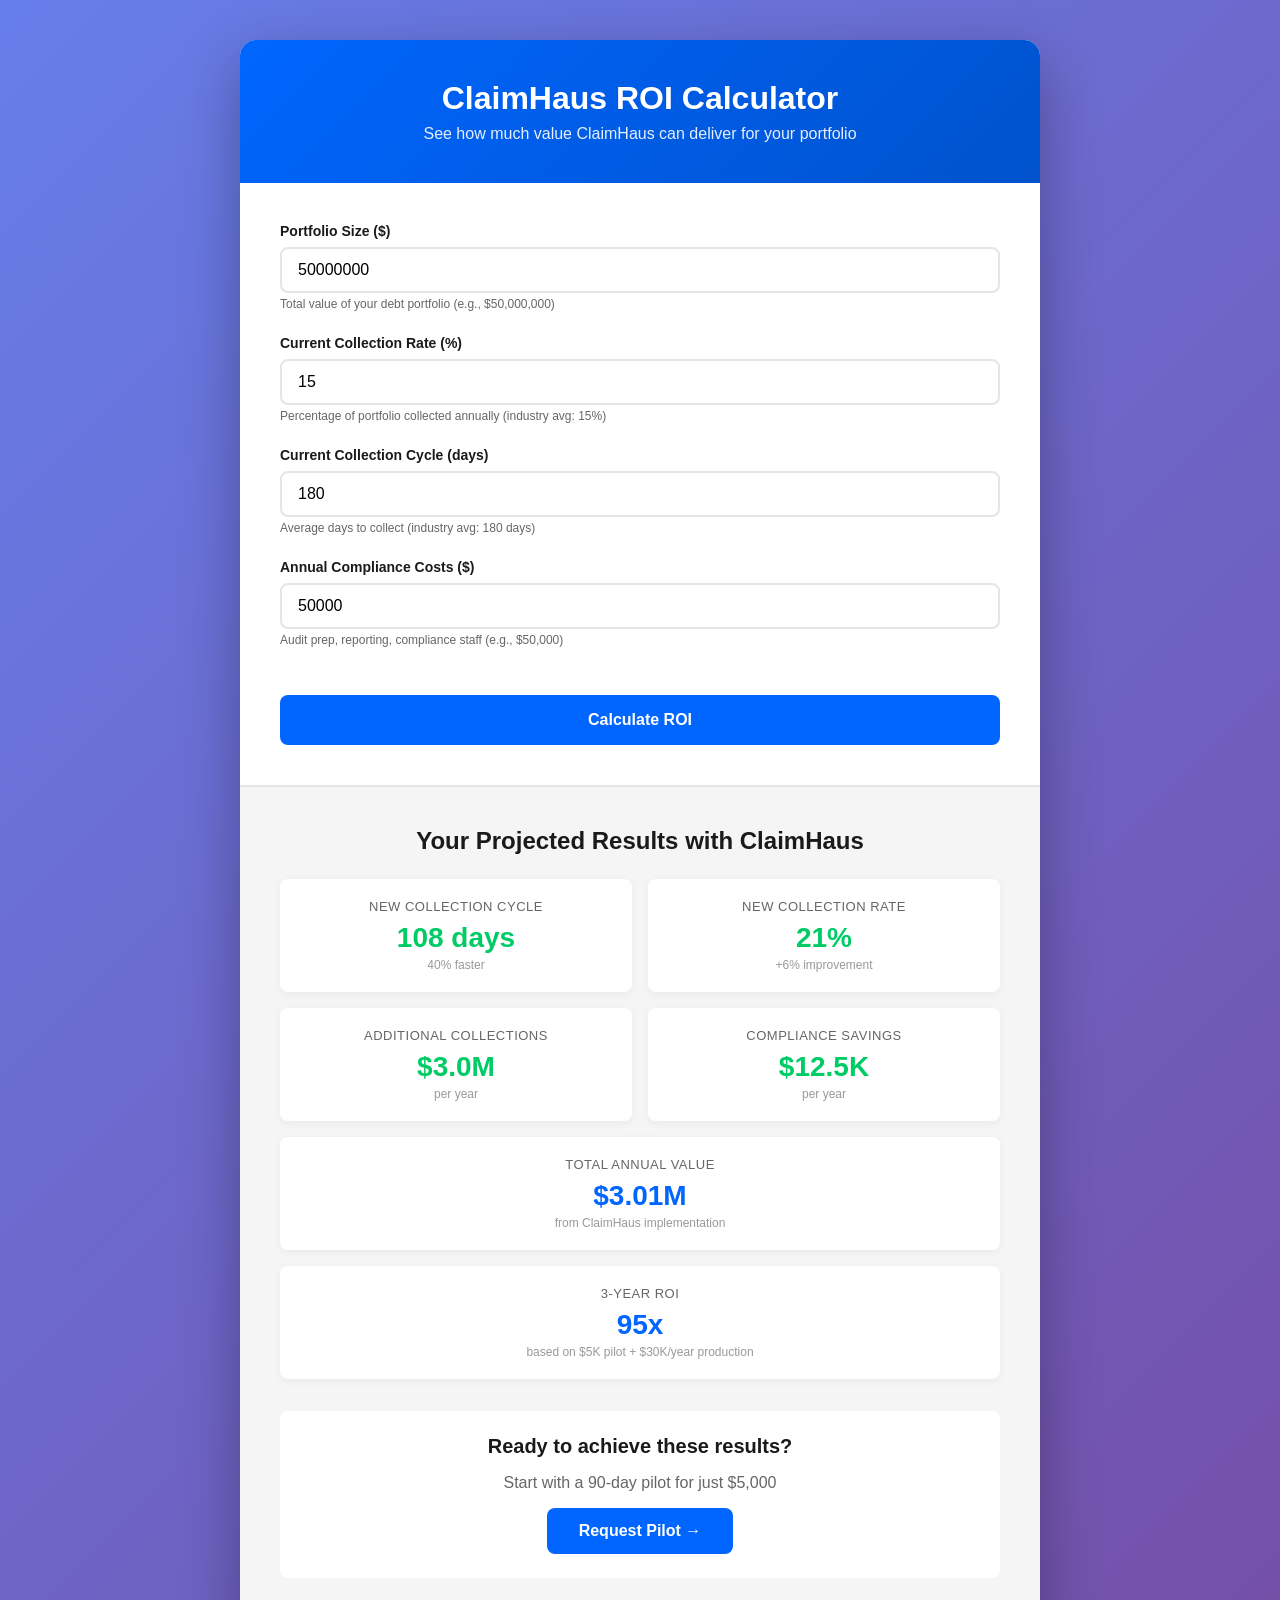
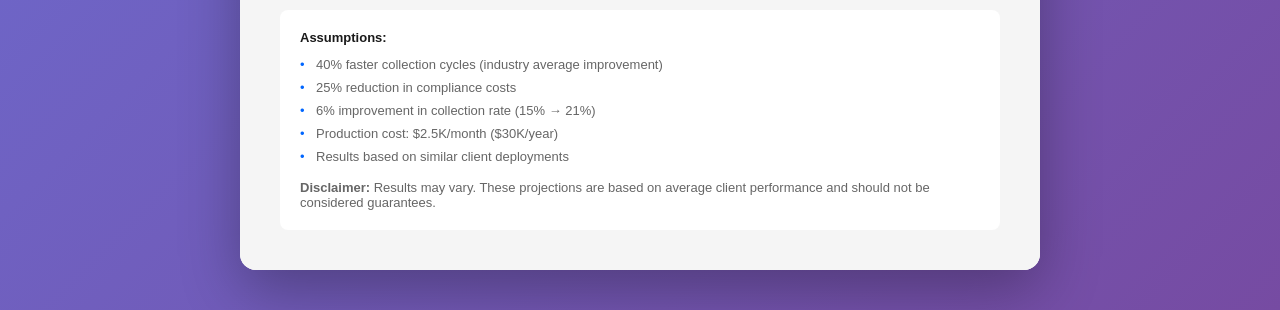
<file: mission-control/roi-calculator.html>
<!DOCTYPE html>
<html lang="en">
<head>
    <meta charset="UTF-8">
    <meta name="viewport" content="width=device-width, initial-scale=1.0">
    <title>ClaimHaus ROI Calculator</title>
    <style>
        * {
            margin: 0;
            padding: 0;
            box-sizing: border-box;
        }
        
        body {
            font-family: -apple-system, BlinkMacSystemFont, 'Segoe UI', Roboto, sans-serif;
            background: linear-gradient(135deg, #667eea 0%, #764ba2 100%);
            min-height: 100vh;
            padding: 40px 20px;
        }
        
        .container {
            max-width: 800px;
            margin: 0 auto;
            background: white;
            border-radius: 16px;
            box-shadow: 0 20px 60px rgba(0,0,0,0.3);
            overflow: hidden;
        }
        
        .header {
            background: linear-gradient(135deg, #0066ff 0%, #0052cc 100%);
            color: white;
            padding: 40px;
            text-align: center;
        }
        
        .header h1 {
            font-size: 32px;
            margin-bottom: 8px;
        }
        
        .header p {
            font-size: 16px;
            opacity: 0.9;
        }
        
        .calculator {
            padding: 40px;
        }
        
        .input-group {
            margin-bottom: 24px;
        }
        
        .input-group label {
            display: block;
            font-weight: 600;
            color: #1a1a1a;
            margin-bottom: 8px;
            font-size: 14px;
        }
        
        .input-group input {
            width: 100%;
            padding: 12px 16px;
            border: 2px solid #e5e5e5;
            border-radius: 8px;
            font-size: 16px;
            transition: border-color 0.2s;
        }
        
        .input-group input:focus {
            outline: none;
            border-color: #0066ff;
        }
        
        .input-help {
            font-size: 12px;
            color: #666;
            margin-top: 4px;
        }
        
        .calculate-btn {
            width: 100%;
            padding: 16px;
            background: #0066ff;
            color: white;
            border: none;
            border-radius: 8px;
            font-size: 16px;
            font-weight: 600;
            cursor: pointer;
            transition: background 0.2s;
            margin-top: 24px;
        }
        
        .calculate-btn:hover {
            background: #0052cc;
        }
        
        .results {
            background: #f5f5f5;
            padding: 40px;
            border-top: 2px solid #e5e5e5;
            display: none;
        }
        
        .results.show {
            display: block;
        }
        
        .results h2 {
            font-size: 24px;
            color: #1a1a1a;
            margin-bottom: 24px;
            text-align: center;
        }
        
        .result-grid {
            display: grid;
            grid-template-columns: repeat(2, 1fr);
            gap: 16px;
            margin-bottom: 32px;
        }
        
        .result-card {
            background: white;
            padding: 20px;
            border-radius: 8px;
            text-align: center;
            box-shadow: 0 2px 8px rgba(0,0,0,0.05);
        }
        
        .result-card.full-width {
            grid-column: 1 / -1;
        }
        
        .result-label {
            font-size: 13px;
            color: #666;
            margin-bottom: 8px;
            text-transform: uppercase;
            letter-spacing: 0.5px;
        }
        
        .result-value {
            font-size: 28px;
            font-weight: 700;
            color: #0066ff;
        }
        
        .result-value.green {
            color: #00cc66;
        }
        
        .result-note {
            font-size: 12px;
            color: #999;
            margin-top: 4px;
        }
        
        .cta {
            text-align: center;
            padding: 24px;
            background: white;
            border-radius: 8px;
            margin-top: 24px;
        }
        
        .cta h3 {
            font-size: 20px;
            color: #1a1a1a;
            margin-bottom: 16px;
        }
        
        .cta-btn {
            display: inline-block;
            padding: 14px 32px;
            background: #0066ff;
            color: white;
            text-decoration: none;
            border-radius: 8px;
            font-weight: 600;
            transition: background 0.2s;
        }
        
        .cta-btn:hover {
            background: #0052cc;
        }
        
        .assumptions {
            margin-top: 32px;
            padding: 20px;
            background: white;
            border-radius: 8px;
            font-size: 13px;
            color: #666;
        }
        
        .assumptions h4 {
            color: #1a1a1a;
            margin-bottom: 8px;
        }
        
        .assumptions ul {
            list-style: none;
            padding: 0;
        }
        
        .assumptions li {
            padding: 4px 0;
            padding-left: 16px;
            position: relative;
        }
        
        .assumptions li:before {
            content: "•";
            position: absolute;
            left: 0;
            color: #0066ff;
        }
        
        @media (max-width: 600px) {
            .result-grid {
                grid-template-columns: 1fr;
            }
        }
    </style>
</head>
<body>
    <div class="container">
        <div class="header">
            <h1>ClaimHaus ROI Calculator</h1>
            <p>See how much value ClaimHaus can deliver for your portfolio</p>
        </div>
        
        <div class="calculator">
            <div class="input-group">
                <label>Portfolio Size ($)</label>
                <input type="number" id="portfolioSize" value="50000000" placeholder="50000000">
                <div class="input-help">Total value of your debt portfolio (e.g., $50,000,000)</div>
            </div>
            
            <div class="input-group">
                <label>Current Collection Rate (%)</label>
                <input type="number" id="collectionRate" value="15" step="0.1" placeholder="15">
                <div class="input-help">Percentage of portfolio collected annually (industry avg: 15%)</div>
            </div>
            
            <div class="input-group">
                <label>Current Collection Cycle (days)</label>
                <input type="number" id="collectionCycle" value="180" placeholder="180">
                <div class="input-help">Average days to collect (industry avg: 180 days)</div>
            </div>
            
            <div class="input-group">
                <label>Annual Compliance Costs ($)</label>
                <input type="number" id="complianceCost" value="50000" placeholder="50000">
                <div class="input-help">Audit prep, reporting, compliance staff (e.g., $50,000)</div>
            </div>
            
            <button class="calculate-btn" onclick="calculateROI()">Calculate ROI</button>
        </div>
        
        <div class="results" id="results">
            <h2>Your Projected Results with ClaimHaus</h2>
            
            <div class="result-grid">
                <div class="result-card">
                    <div class="result-label">New Collection Cycle</div>
                    <div class="result-value green" id="newCycle">108 days</div>
                    <div class="result-note">40% faster</div>
                </div>
                
                <div class="result-card">
                    <div class="result-label">New Collection Rate</div>
                    <div class="result-value green" id="newRate">21%</div>
                    <div class="result-note">+6% improvement</div>
                </div>
                
                <div class="result-card">
                    <div class="result-label">Additional Collections</div>
                    <div class="result-value green" id="additionalCollections">$3M</div>
                    <div class="result-note">per year</div>
                </div>
                
                <div class="result-card">
                    <div class="result-label">Compliance Savings</div>
                    <div class="result-value green" id="complianceSavings">$12.5K</div>
                    <div class="result-note">per year</div>
                </div>
                
                <div class="result-card full-width">
                    <div class="result-label">Total Annual Value</div>
                    <div class="result-value" id="totalValue">$3.01M</div>
                    <div class="result-note">from ClaimHaus implementation</div>
                </div>
                
                <div class="result-card full-width">
                    <div class="result-label">3-Year ROI</div>
                    <div class="result-value" id="roi">600x</div>
                    <div class="result-note">based on $5K pilot + $30K/year production</div>
                </div>
            </div>
            
            <div class="cta">
                <h3>Ready to achieve these results?</h3>
                <p style="color: #666; margin-bottom: 16px;">Start with a 90-day pilot for just $5,000</p>
                <a href="mailto:gabriel@claimhaus.com?subject=Pilot%20Interest" class="cta-btn">Request Pilot →</a>
            </div>
            
            <div class="assumptions">
                <h4>Assumptions:</h4>
                <ul>
                    <li>40% faster collection cycles (industry average improvement)</li>
                    <li>25% reduction in compliance costs</li>
                    <li>6% improvement in collection rate (15% → 21%)</li>
                    <li>Production cost: $2.5K/month ($30K/year)</li>
                    <li>Results based on similar client deployments</li>
                </ul>
                <p style="margin-top: 12px;"><strong>Disclaimer:</strong> Results may vary. These projections are based on average client performance and should not be considered guarantees.</p>
            </div>
        </div>
    </div>
    
    <script>
        function calculateROI() {
            // Get inputs
            const portfolioSize = parseFloat(document.getElementById('portfolioSize').value) || 0;
            const collectionRate = parseFloat(document.getElementById('collectionRate').value) || 0;
            const collectionCycle = parseFloat(document.getElementById('collectionCycle').value) || 0;
            const complianceCost = parseFloat(document.getElementById('complianceCost').value) || 0;
            
            // Calculate improvements
            const newCollectionCycle = Math.round(collectionCycle * 0.6); // 40% faster
            const newCollectionRate = collectionRate + 6; // +6% improvement
            const newComplianceCost = complianceCost * 0.75; // 25% reduction
            
            // Calculate value
            const currentCollections = portfolioSize * (collectionRate / 100);
            const newCollections = portfolioSize * (newCollectionRate / 100);
            const additionalCollections = newCollections - currentCollections;
            const complianceSavings = complianceCost - newComplianceCost;
            const totalValue = additionalCollections + complianceSavings;
            
            // Calculate ROI (3-year)
            const threeYearValue = totalValue * 3;
            const threeYearCost = 5000 + (30000 * 3); // Pilot + 3 years production
            const roi = Math.round(threeYearValue / threeYearCost);
            
            // Update results
            document.getElementById('newCycle').textContent = newCollectionCycle + ' days';
            document.getElementById('newRate').textContent = newCollectionRate + '%';
            document.getElementById('additionalCollections').textContent = '$' + (additionalCollections / 1000000).toFixed(1) + 'M';
            document.getElementById('complianceSavings').textContent = '$' + (complianceSavings / 1000).toFixed(1) + 'K';
            document.getElementById('totalValue').textContent = '$' + (totalValue / 1000000).toFixed(2) + 'M';
            document.getElementById('roi').textContent = roi + 'x';
            
            // Show results
            document.getElementById('results').classList.add('show');
            
            // Scroll to results
            document.getElementById('results').scrollIntoView({ behavior: 'smooth' });
        }
        
        // Auto-calculate on load
        window.addEventListener('load', calculateROI);
    </script>
</body>
</html>
</file>
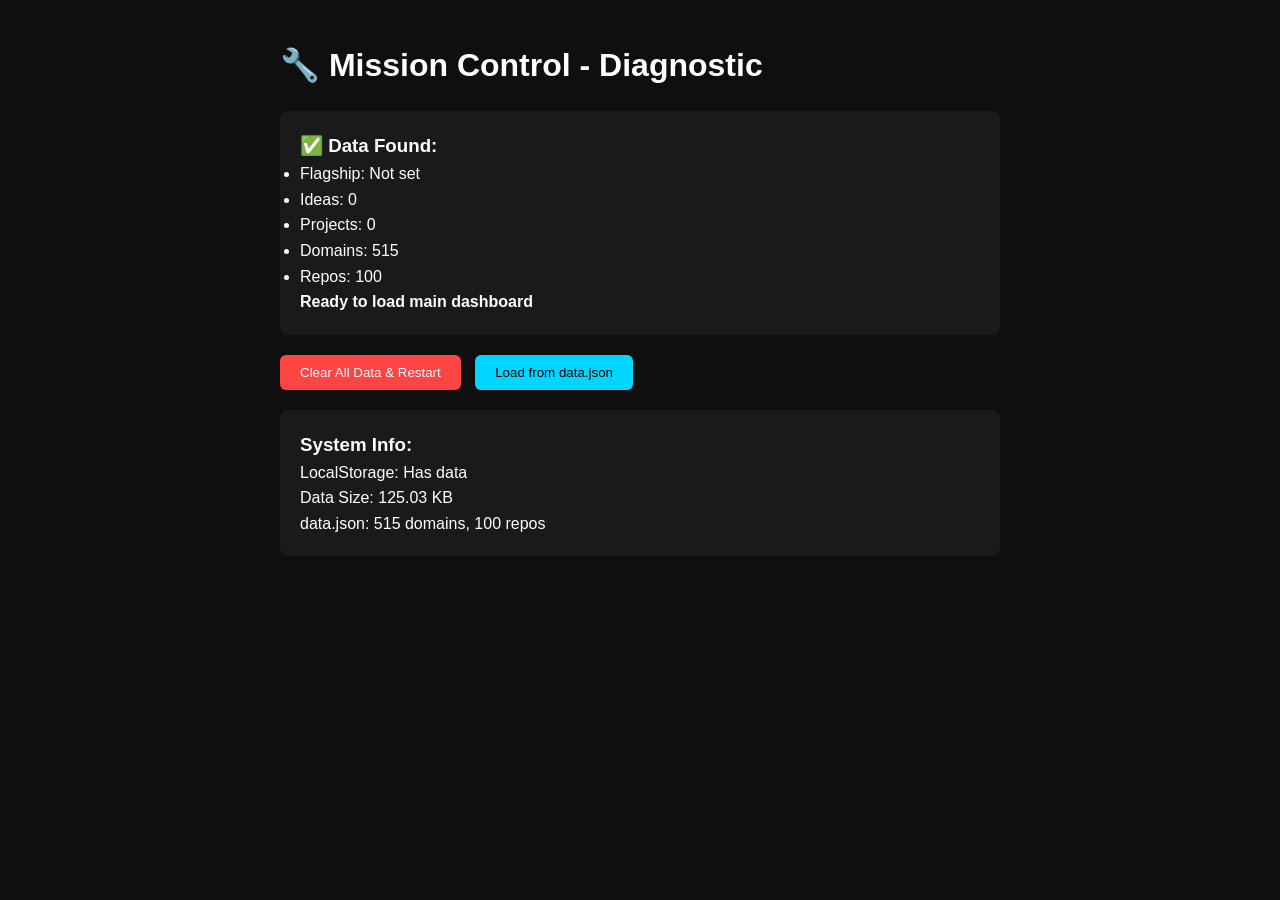
<file: mission-control/test.html>
<!DOCTYPE html>
<html lang="en">
<head>
    <meta charset="UTF-8">
    <meta name="viewport" content="width=device-width, initial-scale=1.0">
    <title>Mission Control — Test</title>
    <link rel="stylesheet" href="styles.css">
</head>
<body>
    <div style="padding: 40px; max-width: 800px; margin: 0 auto;">
        <h1>🔧 Mission Control - Diagnostic</h1>
        
        <div id="status" style="background: #1a1a1a; padding: 20px; border-radius: 8px; margin: 20px 0;">
            <p>Loading...</p>
        </div>
        
        <button onclick="clearData()" style="padding: 10px 20px; background: #ff4444; color: white; border: none; border-radius: 6px; cursor: pointer;">
            Clear All Data & Restart
        </button>
        
        <button onclick="loadBackup()" style="padding: 10px 20px; background: #00d4ff; color: black; border: none; border-radius: 6px; cursor: pointer; margin-left: 10px;">
            Load from data.json
        </button>
        
        <div id="info" style="margin-top: 20px; background: #1a1a1a; padding: 20px; border-radius: 8px;">
            <h3>System Info:</h3>
            <p>LocalStorage: <span id="ls-status">Checking...</span></p>
            <p>Data Size: <span id="ls-size">Checking...</span></p>
            <p>data.json: <span id="json-status">Checking...</span></p>
        </div>
    </div>

    <script>
        const statusEl = document.getElementById('status');
        const lsStatusEl = document.getElementById('ls-status');
        const lsSizeEl = document.getElementById('ls-size');
        const jsonStatusEl = document.getElementById('json-status');

        // Check localStorage
        try {
            const saved = localStorage.getItem('missionControlState');
            lsStatusEl.textContent = saved ? 'Has data' : 'Empty';
            
            if (saved) {
                const sizeKB = (new Blob([saved]).size / 1024).toFixed(2);
                lsSizeEl.textContent = sizeKB + ' KB';
                
                const data = JSON.parse(saved);
                statusEl.innerHTML = `
                    <h3>✅ Data Found:</h3>
                    <ul>
                        <li>Flagship: ${data.flagship || 'Not set'}</li>
                        <li>Ideas: ${data.ideas?.length || 0}</li>
                        <li>Projects: ${data.projects?.length || 0}</li>
                        <li>Domains: ${data.domains?.length || 0}</li>
                        <li>Repos: ${data.repos?.length || 0}</li>
                    </ul>
                    <p><strong>Ready to load main dashboard</strong></p>
                `;
            } else {
                statusEl.innerHTML = '<p>⚠️ No data in localStorage. Click "Load from data.json" to import.</p>';
            }
        } catch (e) {
            lsStatusEl.textContent = 'Error: ' + e.message;
            statusEl.innerHTML = '<p>❌ Error reading localStorage: ' + e.message + '</p>';
        }

        // Check data.json
        jsonStatusEl.textContent = '515 domains, 100 repos';

        function clearData() {
            if (confirm('This will clear all Mission Control data. Continue?')) {
                localStorage.removeItem('missionControlState');
                statusEl.innerHTML = '<p>✅ Data cleared. Refreshing...</p>';
                setTimeout(() => location.reload(), 1000);
            }
        }

        function loadBackup() {
            statusEl.innerHTML = '<p>Loading from data.json...</p>';
            
            // Load data from data.json
            fetch('data.json')
                .then(r => r.json())
                .then(data => {
                    localStorage.setItem('missionControlState', JSON.stringify(data));
                    statusEl.innerHTML = `
                        <p>✅ Data loaded!</p>
                        <ul>
                            <li>Domains: ${data.domains?.length || 0}</li>
                            <li>Repos: ${data.repos?.length || 0}</li>
                        </ul>
                        <p><a href="index.html" style="color: #00d4ff;">→ Open Dashboard</a></p>
                    `;
                })
                .catch(e => {
                    statusEl.innerHTML = '<p>❌ Error: ' + e.message + '</p>';
                });
        }
    </script>
</body>
</html>
</file>
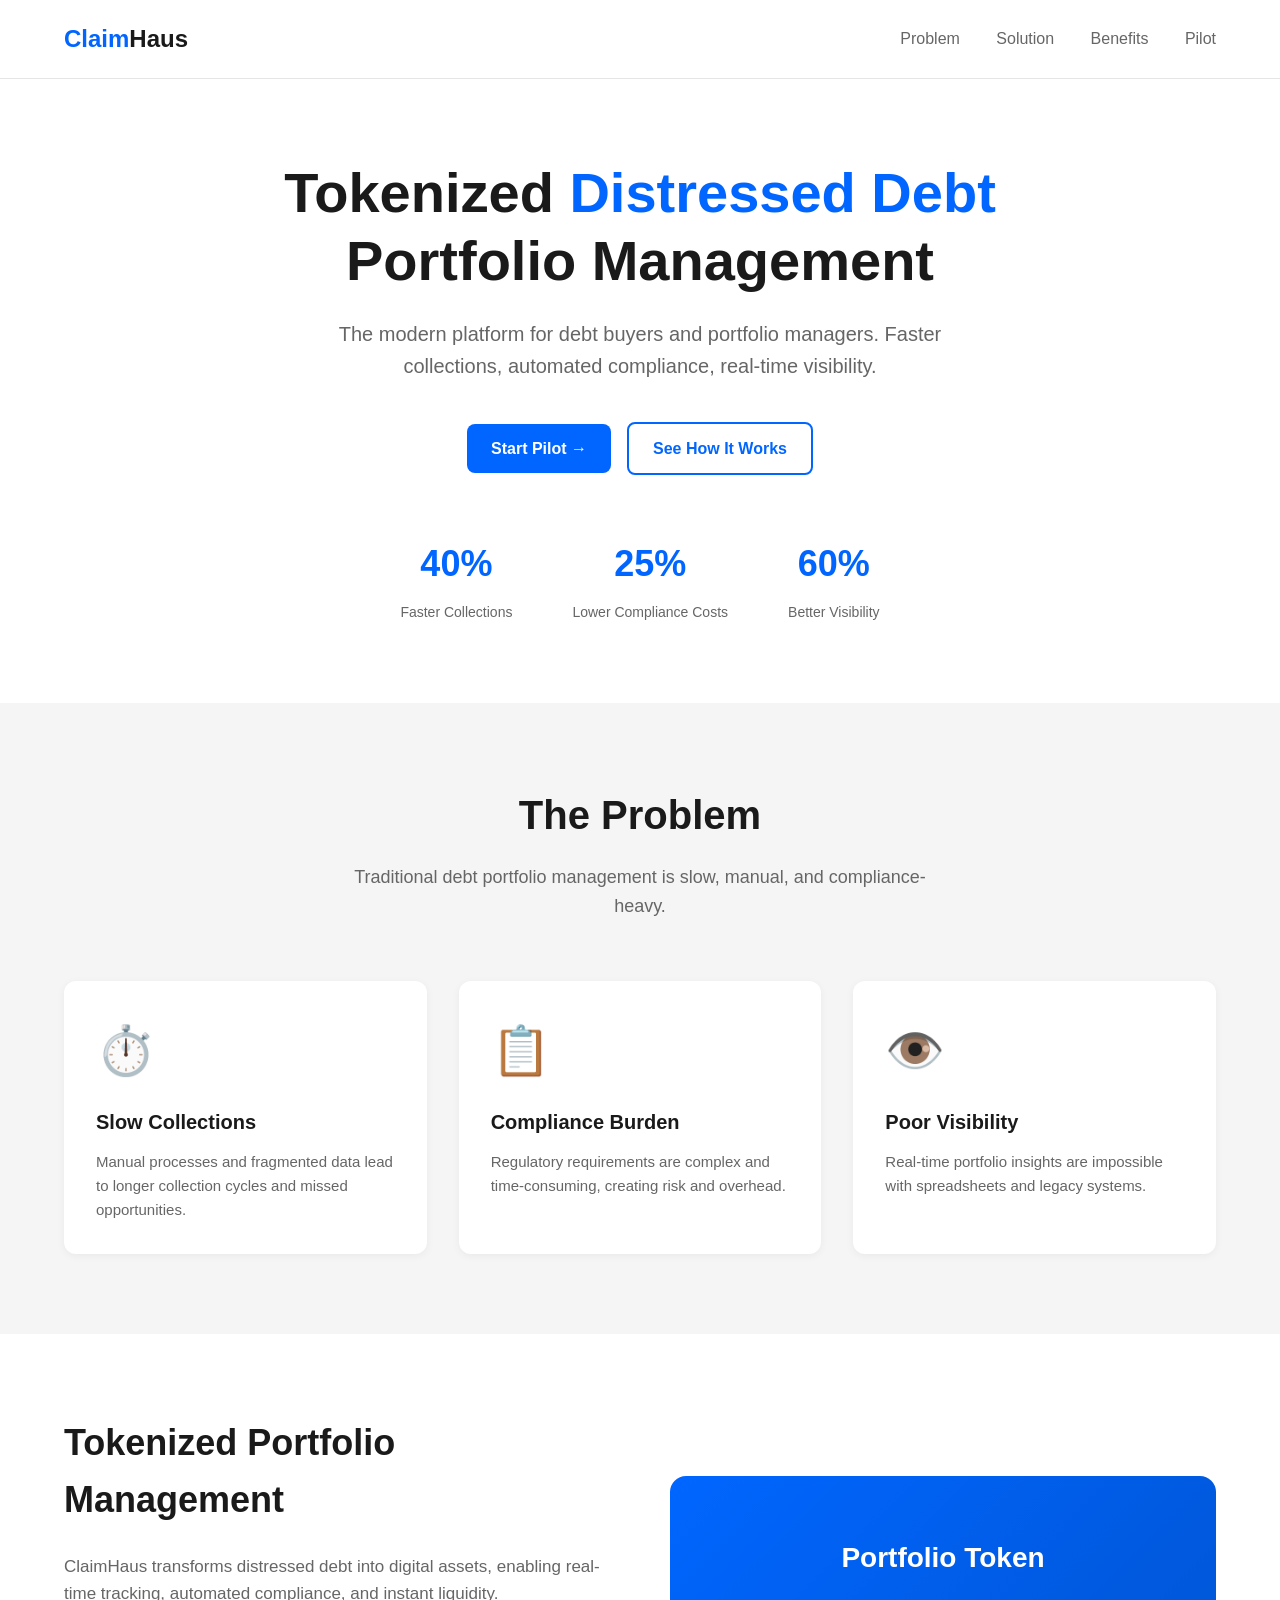
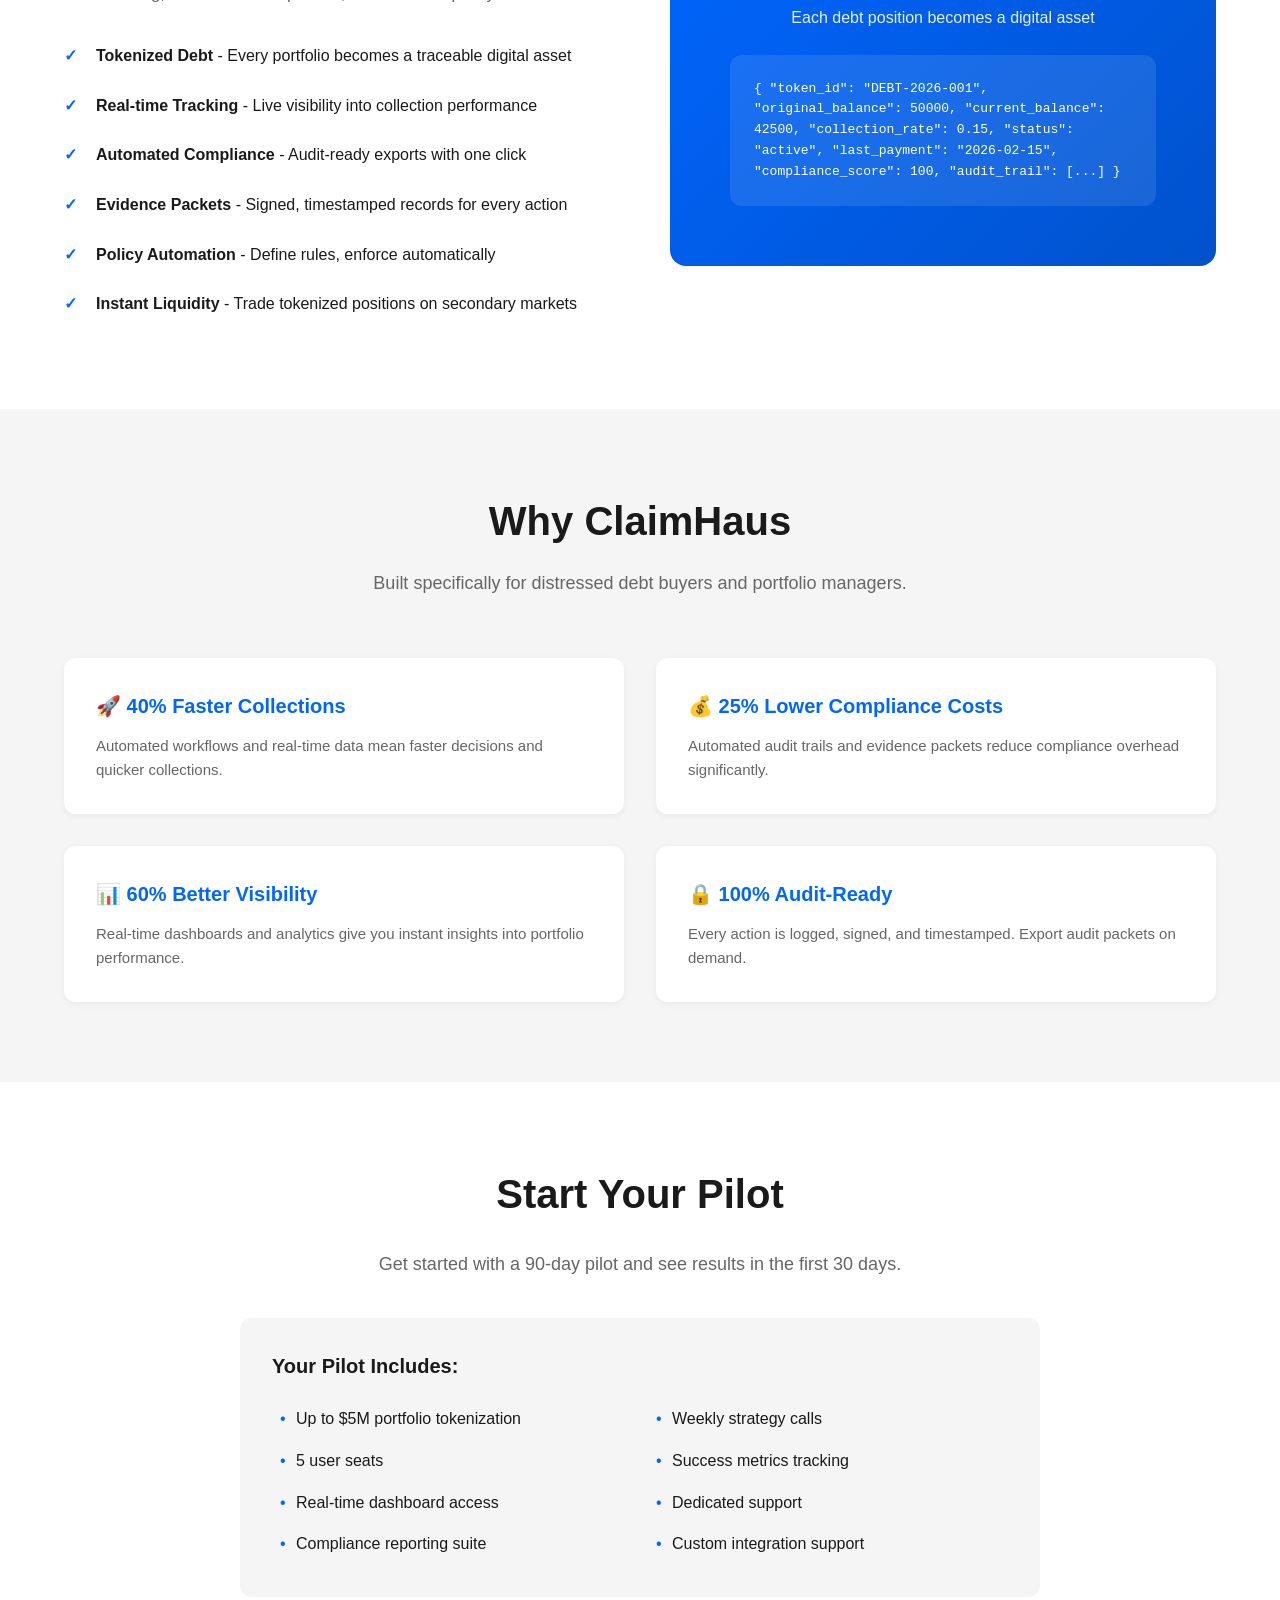
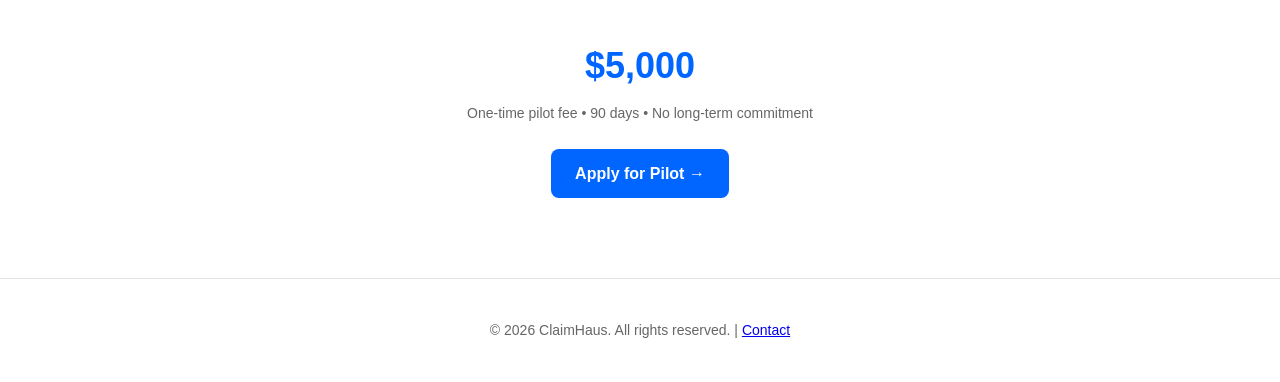
<file: mission-control/landing-pages/claimhaus.html>
<!DOCTYPE html>
<html lang="en">
<head>
    <meta charset="UTF-8">
    <meta name="viewport" content="width=device-width, initial-scale=1.0">
    <title>ClaimHaus - Tokenized Distressed Debt Platform</title>
    <style>
        * {
            margin: 0;
            padding: 0;
            box-sizing: border-box;
        }
        
        body {
            font-family: -apple-system, BlinkMacSystemFont, 'Segoe UI', Roboto, Oxygen, Ubuntu, sans-serif;
            line-height: 1.6;
            color: #1a1a1a;
            background: #ffffff;
        }
        
        .container {
            max-width: 1200px;
            margin: 0 auto;
            padding: 0 24px;
        }
        
        /* Header */
        header {
            padding: 20px 0;
            border-bottom: 1px solid #e5e5e5;
        }
        
        .header-content {
            display: flex;
            justify-content: space-between;
            align-items: center;
        }
        
        .logo {
            font-size: 24px;
            font-weight: 700;
            color: #0066ff;
        }
        
        .logo span {
            color: #1a1a1a;
        }
        
        nav a {
            margin-left: 32px;
            text-decoration: none;
            color: #666;
            font-weight: 500;
            transition: color 0.2s;
        }
        
        nav a:hover {
            color: #0066ff;
        }
        
        .btn-primary {
            background: #0066ff;
            color: white;
            padding: 12px 24px;
            border: none;
            border-radius: 8px;
            font-size: 16px;
            font-weight: 600;
            cursor: pointer;
            transition: background 0.2s;
            text-decoration: none;
            display: inline-block;
        }
        
        .btn-primary:hover {
            background: #0052cc;
        }
        
        /* Hero */
        .hero {
            padding: 80px 0;
            text-align: center;
        }
        
        .hero h1 {
            font-size: 56px;
            font-weight: 700;
            line-height: 1.2;
            margin-bottom: 24px;
            color: #1a1a1a;
        }
        
        .hero h1 span {
            color: #0066ff;
        }
        
        .hero p {
            font-size: 20px;
            color: #666;
            max-width: 640px;
            margin: 0 auto 40px;
        }
        
        .hero-cta {
            display: flex;
            gap: 16px;
            justify-content: center;
            align-items: center;
        }
        
        .btn-secondary {
            background: transparent;
            color: #0066ff;
            padding: 12px 24px;
            border: 2px solid #0066ff;
            border-radius: 8px;
            font-size: 16px;
            font-weight: 600;
            cursor: pointer;
            text-decoration: none;
            display: inline-block;
        }
        
        .hero-stats {
            display: flex;
            justify-content: center;
            gap: 60px;
            margin-top: 60px;
        }
        
        .stat {
            text-align: center;
        }
        
        .stat-value {
            font-size: 36px;
            font-weight: 700;
            color: #0066ff;
        }
        
        .stat-label {
            font-size: 14px;
            color: #666;
            margin-top: 8px;
        }
        
        /* Problem */
        .problem {
            padding: 80px 0;
            background: #f5f5f5;
        }
        
        .section-header {
            text-align: center;
            margin-bottom: 60px;
        }
        
        .section-header h2 {
            font-size: 40px;
            font-weight: 700;
            margin-bottom: 16px;
        }
        
        .section-header p {
            font-size: 18px;
            color: #666;
            max-width: 600px;
            margin: 0 auto;
        }
        
        .problem-grid {
            display: grid;
            grid-template-columns: repeat(3, 1fr);
            gap: 32px;
        }
        
        .problem-card {
            background: white;
            padding: 32px;
            border-radius: 12px;
            box-shadow: 0 2px 8px rgba(0,0,0,0.05);
        }
        
        .problem-icon {
            font-size: 48px;
            margin-bottom: 16px;
        }
        
        .problem-card h3 {
            font-size: 20px;
            font-weight: 600;
            margin-bottom: 12px;
        }
        
        .problem-card p {
            color: #666;
            font-size: 15px;
        }
        
        /* Solution */
        .solution {
            padding: 80px 0;
        }
        
        .solution-grid {
            display: grid;
            grid-template-columns: 1fr 1fr;
            gap: 60px;
            align-items: center;
        }
        
        .solution-content h2 {
            font-size: 36px;
            font-weight: 700;
            margin-bottom: 24px;
        }
        
        .solution-content p {
            color: #666;
            font-size: 17px;
            margin-bottom: 24px;
        }
        
        .feature-list {
            list-style: none;
        }
        
        .feature-list li {
            padding: 12px 0;
            padding-left: 32px;
            position: relative;
            font-size: 16px;
        }
        
        .feature-list li:before {
            content: "✓";
            position: absolute;
            left: 0;
            color: #0066ff;
            font-weight: 700;
        }
        
        .solution-visual {
            background: linear-gradient(135deg, #0066ff 0%, #0052cc 100%);
            border-radius: 16px;
            padding: 60px;
            color: white;
            text-align: center;
        }
        
        .solution-visual h3 {
            font-size: 28px;
            margin-bottom: 24px;
        }
        
        .token-preview {
            background: rgba(255,255,255,0.1);
            border-radius: 12px;
            padding: 24px;
            margin-top: 24px;
            font-family: 'Courier New', monospace;
            text-align: left;
            font-size: 13px;
        }
        
        /* Benefits */
        .benefits {
            padding: 80px 0;
            background: #f5f5f5;
        }
        
        .benefits-grid {
            display: grid;
            grid-template-columns: repeat(2, 1fr);
            gap: 32px;
        }
        
        .benefit-card {
            background: white;
            padding: 32px;
            border-radius: 12px;
            box-shadow: 0 2px 8px rgba(0,0,0,0.05);
        }
        
        .benefit-card h3 {
            font-size: 20px;
            font-weight: 600;
            margin-bottom: 12px;
            color: #0066ff;
        }
        
        .benefit-card p {
            color: #666;
            font-size: 15px;
        }
        
        /* Pilot */
        .pilot {
            padding: 80px 0;
        }
        
        .pilot-content {
            max-width: 800px;
            margin: 0 auto;
            text-align: center;
        }
        
        .pilot-content h2 {
            font-size: 40px;
            font-weight: 700;
            margin-bottom: 24px;
        }
        
        .pilot-content p {
            font-size: 18px;
            color: #666;
            margin-bottom: 40px;
        }
        
        .pilot-includes {
            text-align: left;
            background: #f5f5f5;
            border-radius: 12px;
            padding: 32px;
            margin-bottom: 40px;
        }
        
        .pilot-includes h3 {
            font-size: 20px;
            font-weight: 600;
            margin-bottom: 16px;
        }
        
        .pilot-includes ul {
            list-style: none;
            columns: 2;
        }
        
        .pilot-includes li {
            padding: 8px 0;
            padding-left: 24px;
            position: relative;
        }
        
        .pilot-includes li:before {
            content: "•";
            position: absolute;
            left: 8px;
            color: #0066ff;
        }
        
        .pricing {
            font-size: 36px;
            font-weight: 700;
            color: #0066ff;
            margin-bottom: 8px;
        }
        
        .pricing-note {
            color: #666;
            font-size: 14px;
            margin-bottom: 24px;
        }
        
        /* Footer */
        footer {
            padding: 40px 0;
            border-top: 1px solid #e5e5e5;
            text-align: center;
            color: #666;
            font-size: 14px;
        }
        
        /* Responsive */
        @media (max-width: 768px) {
            .hero h1 {
                font-size: 36px;
            }
            
            .hero-stats {
                flex-direction: column;
                gap: 24px;
            }
            
            .problem-grid,
            .benefits-grid {
                grid-template-columns: 1fr;
            }
            
            .solution-grid {
                grid-template-columns: 1fr;
            }
            
            .pilot-includes ul {
                columns: 1;
            }
        }
    </style>
</head>
<body>
    <header>
        <div class="container">
            <div class="header-content">
                <div class="logo">Claim<span>Haus</span></div>
                <nav>
                    <a href="#problem">Problem</a>
                    <a href="#solution">Solution</a>
                    <a href="#benefits">Benefits</a>
                    <a href="#pilot">Pilot</a>
                </nav>
            </div>
        </div>
    </header>
    
    <section class="hero">
        <div class="container">
            <h1>Tokenized <span>Distressed Debt</span><br>Portfolio Management</h1>
            <p>The modern platform for debt buyers and portfolio managers. Faster collections, automated compliance, real-time visibility.</p>
            
            <div class="hero-cta">
                <a href="#pilot" class="btn-primary">Start Pilot →</a>
                <a href="#solution" class="btn-secondary">See How It Works</a>
            </div>
            
            <div class="hero-stats">
                <div class="stat">
                    <div class="stat-value">40%</div>
                    <div class="stat-label">Faster Collections</div>
                </div>
                <div class="stat">
                    <div class="stat-value">25%</div>
                    <div class="stat-label">Lower Compliance Costs</div>
                </div>
                <div class="stat">
                    <div class="stat-value">60%</div>
                    <div class="stat-label">Better Visibility</div>
                </div>
            </div>
        </div>
    </section>
    
    <section class="problem" id="problem">
        <div class="container">
            <div class="section-header">
                <h2>The Problem</h2>
                <p>Traditional debt portfolio management is slow, manual, and compliance-heavy.</p>
            </div>
            
            <div class="problem-grid">
                <div class="problem-card">
                    <div class="problem-icon">⏱️</div>
                    <h3>Slow Collections</h3>
                    <p>Manual processes and fragmented data lead to longer collection cycles and missed opportunities.</p>
                </div>
                
                <div class="problem-card">
                    <div class="problem-icon">📋</div>
                    <h3>Compliance Burden</h3>
                    <p>Regulatory requirements are complex and time-consuming, creating risk and overhead.</p>
                </div>
                
                <div class="problem-card">
                    <div class="problem-icon">👁️</div>
                    <h3>Poor Visibility</h3>
                    <p>Real-time portfolio insights are impossible with spreadsheets and legacy systems.</p>
                </div>
            </div>
        </div>
    </section>
    
    <section class="solution" id="solution">
        <div class="container">
            <div class="solution-grid">
                <div class="solution-content">
                    <h2>Tokenized Portfolio Management</h2>
                    <p>ClaimHaus transforms distressed debt into digital assets, enabling real-time tracking, automated compliance, and instant liquidity.</p>
                    
                    <ul class="feature-list">
                        <li><strong>Tokenized Debt</strong> - Every portfolio becomes a traceable digital asset</li>
                        <li><strong>Real-time Tracking</strong> - Live visibility into collection performance</li>
                        <li><strong>Automated Compliance</strong> - Audit-ready exports with one click</li>
                        <li><strong>Evidence Packets</strong> - Signed, timestamped records for every action</li>
                        <li><strong>Policy Automation</strong> - Define rules, enforce automatically</li>
                        <li><strong>Instant Liquidity</strong> - Trade tokenized positions on secondary markets</li>
                    </ul>
                </div>
                
                <div class="solution-visual">
                    <h3>Portfolio Token</h3>
                    <p style="font-size: 16px; opacity: 0.9;">Each debt position becomes a digital asset</p>
                    
                    <div class="token-preview">
{
  "token_id": "DEBT-2026-001",
  "original_balance": 50000,
  "current_balance": 42500,
  "collection_rate": 0.15,
  "status": "active",
  "last_payment": "2026-02-15",
  "compliance_score": 100,
  "audit_trail": [...]
}
                    </div>
                </div>
            </div>
        </div>
    </section>
    
    <section class="benefits" id="benefits">
        <div class="container">
            <div class="section-header">
                <h2>Why ClaimHaus</h2>
                <p>Built specifically for distressed debt buyers and portfolio managers.</p>
            </div>
            
            <div class="benefits-grid">
                <div class="benefit-card">
                    <h3>🚀 40% Faster Collections</h3>
                    <p>Automated workflows and real-time data mean faster decisions and quicker collections.</p>
                </div>
                
                <div class="benefit-card">
                    <h3>💰 25% Lower Compliance Costs</h3>
                    <p>Automated audit trails and evidence packets reduce compliance overhead significantly.</p>
                </div>
                
                <div class="benefit-card">
                    <h3>📊 60% Better Visibility</h3>
                    <p>Real-time dashboards and analytics give you instant insights into portfolio performance.</p>
                </div>
                
                <div class="benefit-card">
                    <h3>🔒 100% Audit-Ready</h3>
                    <p>Every action is logged, signed, and timestamped. Export audit packets on demand.</p>
                </div>
            </div>
        </div>
    </section>
    
    <section class="pilot" id="pilot">
        <div class="container">
            <div class="pilot-content">
                <h2>Start Your Pilot</h2>
                <p>Get started with a 90-day pilot and see results in the first 30 days.</p>
                
                <div class="pilot-includes">
                    <h3>Your Pilot Includes:</h3>
                    <ul>
                        <li>Up to $5M portfolio tokenization</li>
                        <li>5 user seats</li>
                        <li>Real-time dashboard access</li>
                        <li>Compliance reporting suite</li>
                        <li>Weekly strategy calls</li>
                        <li>Success metrics tracking</li>
                        <li>Dedicated support</li>
                        <li>Custom integration support</li>
                    </ul>
                </div>
                
                <div class="pricing">$5,000</div>
                <div class="pricing-note">One-time pilot fee • 90 days • No long-term commitment</div>
                
                <a href="mailto:gabriel@claimhaus.com?subject=Pilot%20Interest" class="btn-primary">Apply for Pilot →</a>
            </div>
        </div>
    </section>
    
    <footer>
        <div class="container">
            <p>© 2026 ClaimHaus. All rights reserved. | <a href="mailto:gabriel@claimhaus.com">Contact</a></p>
        </div>
    </footer>
</body>
</html>
</file>
<file: mission-control/styles.css>
/* Mission Control Styles — Apple/Google Clean Aesthetic */

:root {
    --bg-primary: #0f0f0f;
    --bg-secondary: #1a1a1a;
    --bg-tertiary: #242424;
    --bg-card: #1e1e1e;
    --text-primary: #ffffff;
    --text-secondary: #a0a0a0;
    --text-muted: #666666;
    --accent: #00d4ff;
    --accent-dim: #0099cc;
    --success: #00ff88;
    --warning: #ffcc00;
    --danger: #ff4444;
    --border: #333333;
    --shadow: rgba(0, 0, 0, 0.3);
}

* {
    margin: 0;
    padding: 0;
    box-sizing: border-box;
}

body {
    font-family: -apple-system, BlinkMacSystemFont, 'Segoe UI', Roboto, Oxygen, Ubuntu, sans-serif;
    background: var(--bg-primary);
    color: var(--text-primary);
    line-height: 1.6;
}

/* App Container */
.app-container {
    display: flex;
    min-height: 100vh;
}

/* Sidebar */
.sidebar {
    width: 260px;
    background: var(--bg-secondary);
    border-right: 1px solid var(--border);
    padding: 24px 0;
    display: flex;
    flex-direction: column;
    position: fixed;
    height: 100vh;
    overflow-y: auto;
}

.logo {
    padding: 0 24px 24px;
    border-bottom: 1px solid var(--border);
    margin-bottom: 24px;
}

.logo h1 {
    font-size: 20px;
    font-weight: 600;
    margin-bottom: 4px;
}

.tagline {
    font-size: 12px;
    color: var(--text-secondary);
}

.nav-menu {
    list-style: none;
    flex: 1;
}

.nav-item {
    padding: 12px 24px;
    cursor: pointer;
    display: flex;
    align-items: center;
    gap: 12px;
    transition: all 0.2s;
    border-left: 3px solid transparent;
}

.nav-item:hover {
    background: var(--bg-tertiary);
}

.nav-item.active {
    background: var(--bg-tertiary);
    border-left-color: var(--accent);
}

.nav-item .icon {
    font-size: 18px;
}

.nav-item .label {
    font-size: 14px;
}

.flagship-indicator {
    padding: 16px 24px;
    border-top: 1px solid var(--border);
    margin-top: auto;
}

.flagship-label {
    font-size: 11px;
    color: var(--text-muted);
    margin-bottom: 4px;
}

.flagship-name {
    font-size: 14px;
    color: var(--accent);
    font-weight: 600;
}

/* Main Content */
.main-content {
    flex: 1;
    margin-left: 260px;
    padding: 32px 40px;
}

/* Panels */
.panel {
    display: none;
}

.panel.active {
    display: block;
    animation: fadeIn 0.3s ease;
}

@keyframes fadeIn {
    from { opacity: 0; transform: translateY(10px); }
    to { opacity: 1; transform: translateY(0); }
}

.panel-header {
    margin-bottom: 32px;
    display: flex;
    justify-content: space-between;
    align-items: center;
}

.panel-header h2 {
    font-size: 28px;
    font-weight: 600;
}

.panel-header .subtitle {
    font-size: 14px;
    color: var(--text-secondary);
    margin-top: 4px;
}

/* Focus Grid */
.focus-grid {
    display: grid;
    grid-template-columns: repeat(3, 1fr);
    gap: 24px;
    margin-bottom: 32px;
}

.focus-card {
    background: var(--bg-card);
    border-radius: 16px;
    padding: 24px;
    border: 1px solid var(--border);
    min-height: 300px;
    display: flex;
    flex-direction: column;
}

.card-header {
    display: flex;
    justify-content: space-between;
    align-items: center;
    margin-bottom: 16px;
}

.card-header h3 {
    font-size: 16px;
    font-weight: 600;
}

.card-content {
    flex: 1;
}

.placeholder {
    color: var(--text-muted);
    font-style: italic;
}

/* Flagship Options */
.flagship-options {
    margin-top: 16px;
    display: flex;
    flex-direction: column;
    gap: 8px;
}

.flagship-btn {
    background: var(--bg-tertiary);
    border: 1px solid var(--border);
    color: var(--text-primary);
    padding: 12px 16px;
    border-radius: 8px;
    cursor: pointer;
    text-align: left;
    transition: all 0.2s;
    font-size: 13px;
}

.flagship-btn:hover {
    border-color: var(--accent);
    background: rgba(0, 212, 255, 0.1);
}

.flagship-btn.selected {
    border-color: var(--accent);
    background: rgba(0, 212, 255, 0.2);
}

/* Buttons */
.btn-primary {
    background: var(--accent);
    color: var(--bg-primary);
    border: none;
    padding: 10px 20px;
    border-radius: 8px;
    font-weight: 600;
    cursor: pointer;
    transition: all 0.2s;
}

.btn-primary:hover {
    background: var(--accent-dim);
}

.btn-small {
    background: var(--bg-tertiary);
    color: var(--text-primary);
    border: 1px solid var(--border);
    padding: 6px 12px;
    border-radius: 6px;
    cursor: pointer;
    font-size: 12px;
    transition: all 0.2s;
}

.btn-small:hover {
    border-color: var(--accent);
}

/* Focus Reminder */
.focus-reminder {
    background: rgba(0, 212, 255, 0.1);
    border: 1px solid var(--accent);
    border-radius: 12px;
    padding: 16px 24px;
    text-align: center;
}

.focus-reminder p {
    font-size: 14px;
    color: var(--accent);
}

/* Idea Capture */
.idea-capture {
    display: flex;
    gap: 12px;
    margin-bottom: 24px;
}

.idea-capture input {
    flex: 1;
    background: var(--bg-card);
    border: 1px solid var(--border);
    color: var(--text-primary);
    padding: 12px 16px;
    border-radius: 8px;
    font-size: 14px;
}

.idea-capture input:focus {
    outline: none;
    border-color: var(--accent);
}

.idea-score-form {
    background: var(--bg-card);
    border: 1px solid var(--border);
    border-radius: 12px;
    padding: 24px;
    margin-bottom: 24px;
}

.idea-score-form h4 {
    margin-bottom: 16px;
}

.score-grid {
    display: grid;
    grid-template-columns: repeat(4, 1fr);
    gap: 16px;
    margin-bottom: 16px;
}

.score-grid label {
    display: flex;
    flex-direction: column;
    gap: 4px;
    font-size: 12px;
    color: var(--text-secondary);
}

.score-input {
    background: var(--bg-tertiary);
    border: 1px solid var(--border);
    color: var(--text-primary);
    padding: 8px;
    border-radius: 6px;
    font-size: 14px;
    width: 100%;
}

/* Ideas List */
.ideas-list {
    display: flex;
    flex-direction: column;
    gap: 12px;
}

.idea-item {
    background: var(--bg-card);
    border: 1px solid var(--border);
    border-radius: 8px;
    padding: 16px;
    display: flex;
    justify-content: space-between;
    align-items: center;
}

.idea-item.high-score {
    border-left: 3px solid var(--success);
}

.idea-item.mid-score {
    border-left: 3px solid var(--warning);
}

.idea-item.low-score {
    border-left: 3px solid var(--text-muted);
}

.idea-item .idea-text {
    flex: 1;
}

.idea-item .idea-score {
    font-weight: 600;
    font-size: 18px;
}

.idea-thresholds {
    margin-top: 24px;
    padding: 16px;
    background: var(--bg-card);
    border-radius: 8px;
    border: 1px solid var(--border);
}

.idea-thresholds ul {
    margin-top: 8px;
    padding-left: 20px;
    color: var(--text-secondary);
    font-size: 13px;
}

/* Projects Grid */
.projects-grid {
    display: grid;
    grid-template-columns: repeat(auto-fill, minmax(300px, 1fr));
    gap: 20px;
}

.project-card {
    background: var(--bg-card);
    border: 1px solid var(--border);
    border-radius: 12px;
    padding: 20px;
}

.project-card h4 {
    margin-bottom: 12px;
}

.project-status {
    display: inline-block;
    padding: 4px 8px;
    border-radius: 4px;
    font-size: 11px;
    font-weight: 600;
}

.project-status.active {
    background: rgba(0, 255, 136, 0.2);
    color: var(--success);
}

.project-status.paused {
    background: rgba(255, 204, 0, 0.2);
    color: var(--warning);
}

/* Metrics Grid */
.metrics-grid {
    display: grid;
    grid-template-columns: repeat(4, 1fr);
    gap: 20px;
}

.metric-card {
    background: var(--bg-card);
    border: 1px solid var(--border);
    border-radius: 12px;
    padding: 24px;
    text-align: center;
}

.metric-value {
    font-size: 36px;
    font-weight: 700;
    color: var(--accent);
    margin: 12px 0;
}

.metric-label {
    font-size: 13px;
    color: var(--text-secondary);
}

/* Automation Grid */
.automation-grid {
    display: grid;
    grid-template-columns: repeat(auto-fill, minmax(250px, 1fr));
    gap: 16px;
}

.automation-card {
    background: var(--bg-card);
    border: 1px solid var(--border);
    border-radius: 10px;
    padding: 16px;
}

.automation-card h4 {
    margin-bottom: 8px;
    font-size: 14px;
}

.status {
    display: inline-block;
    padding: 4px 8px;
    border-radius: 4px;
    font-size: 11px;
    font-weight: 600;
}

.status.running {
    background: rgba(0, 255, 136, 0.2);
    color: var(--success);
}

.status.idle {
    background: rgba(255, 204, 0, 0.2);
    color: var(--warning);
}

.last-check {
    font-size: 12px;
    color: var(--text-muted);
    margin-top: 8px;
}

/* Delegation Columns */
.delegation-columns {
    display: grid;
    grid-template-columns: repeat(2, 1fr);
    gap: 24px;
    margin-bottom: 24px;
}

.delegation-col {
    background: var(--bg-card);
    border: 1px solid var(--border);
    border-radius: 12px;
    padding: 20px;
    min-height: 300px;
}

.delegation-col h3 {
    margin-bottom: 16px;
    font-size: 16px;
}

/* Energy Tracker */
.energy-tracker {
    background: var(--bg-card);
    border: 1px solid var(--border);
    border-radius: 12px;
    padding: 24px;
    margin-top: 20px;
}

.energy-scale {
    display: flex;
    gap: 12px;
    margin-top: 12px;
}

.energy-btn {
    flex: 1;
    padding: 12px;
    background: var(--bg-tertiary);
    border: 1px solid var(--border);
    color: var(--text-primary);
    border-radius: 8px;
    cursor: pointer;
    transition: all 0.2s;
}

.energy-btn:hover {
    border-color: var(--accent);
}

.energy-btn.selected {
    border-color: var(--accent);
    background: rgba(0, 212, 255, 0.2);
}

/* Vision Content */
.vision-content {
    display: flex;
    flex-direction: column;
    gap: 20px;
}

.vision-card {
    background: var(--bg-card);
    border: 1px solid var(--border);
    border-radius: 12px;
    padding: 24px;
}

.vision-card h4 {
    margin-bottom: 12px;
    color: var(--accent);
}

.vision-reminder {
    margin-top: 24px;
    padding: 16px;
    background: rgba(255, 204, 0, 0.1);
    border: 1px solid var(--warning);
    border-radius: 8px;
    text-align: center;
}

/* Library Grid */
.library-grid {
    display: grid;
    grid-template-columns: repeat(3, 1fr);
    gap: 20px;
}

.library-card {
    background: var(--bg-card);
    border: 1px solid var(--border);
    border-radius: 12px;
    padding: 24px;
    cursor: pointer;
    transition: all 0.2s;
}

.library-card:hover {
    border-color: var(--accent);
}

.library-card h4 {
    margin-bottom: 8px;
}

.library-card p {
    font-size: 13px;
    color: var(--text-secondary);
}

/* Responsive */
@media (max-width: 1200px) {
    .focus-grid {
        grid-template-columns: 1fr;
    }
    
    .metrics-grid {
        grid-template-columns: repeat(2, 1fr);
    }
    
    .score-grid {
        grid-template-columns: repeat(2, 1fr);
    }
}

@media (max-width: 768px) {
    .sidebar {
        width: 60px;
        padding: 16px 0;
    }
    
    .logo h1, .tagline, .nav-item .label, .flagship-indicator {
        display: none;
    }
    
    .main-content {
        margin-left: 60px;
        padding: 20px;
    }
    
    .nav-item {
        justify-content: center;
        padding: 12px;
    }
}

/* ==================== V2 FEATURES ==================== */

/* Repos Grid */
.repos-grid {
    display: grid;
    grid-template-columns: repeat(auto-fill, minmax(280px, 1fr));
    gap: 16px;
}

.repo-card {
    background: var(--bg-card);
    border: 1px solid var(--border);
    border-radius: 10px;
    padding: 16px;
}

.repo-card h4 {
    margin-bottom: 8px;
    font-size: 15px;
}

.repo-meta {
    display: flex;
    gap: 12px;
    margin-bottom: 8px;
}

.repo-status {
    font-size: 11px;
    padding: 2px 6px;
    border-radius: 4px;
    background: rgba(0, 255, 136, 0.2);
    color: var(--success);
}

.repo-branch {
    font-size: 11px;
    color: var(--text-secondary);
}

.repo-info {
    font-size: 12px;
    color: var(--text-muted);
    margin-bottom: 12px;
}

.repo-info p {
    margin: 2px 0;
}

.repo-actions {
    display: flex;
    gap: 8px;
}

/* Domain Stats */
.domain-stats {
    display: grid;
    grid-template-columns: repeat(4, 1fr);
    gap: 12px;
    margin-bottom: 20px;
    background: var(--bg-card);
    padding: 16px;
    border-radius: 10px;
    border: 1px solid var(--border);
}

.domain-stats .stat {
    text-align: center;
}

.domain-stats .stat strong {
    display: block;
    font-size: 24px;
    color: var(--accent);
}

.domain-stats .stat {
    font-size: 12px;
    color: var(--text-secondary);
}

/* Domain Filters */
.domain-filters {
    display: flex;
    gap: 8px;
    margin-bottom: 16px;
}

.domain-filter-btn {
    background: var(--bg-tertiary);
    border: 1px solid var(--border);
    color: var(--text-primary);
    padding: 8px 16px;
    border-radius: 6px;
    cursor: pointer;
    font-size: 13px;
    transition: all 0.2s;
}

.domain-filter-btn:hover {
    border-color: var(--accent);
}

.domain-filter-btn.active {
    background: var(--accent);
    color: var(--bg-primary);
    border-color: var(--accent);
}

/* Domains List */
.domains-list {
    display: flex;
    flex-direction: column;
    gap: 8px;
}

.domain-item {
    background: var(--bg-card);
    border: 1px solid var(--border);
    border-radius: 8px;
    padding: 12px 16px;
    display: flex;
    align-items: center;
    gap: 12px;
    border-left: 3px solid var(--text-muted);
}

.domain-item.status-active,
.domain-item.status-in-use {
    border-left-color: var(--success);
}

.domain-item.status-parked {
    border-left-color: var(--warning);
}

.domain-item.status-for-sale {
    border-left-color: var(--accent);
}

.domain-name {
    flex: 1;
    font-weight: 600;
    font-size: 14px;
}

.domain-meta {
    display: flex;
    gap: 12px;
    align-items: center;
}

.domain-status {
    font-size: 11px;
    padding: 2px 8px;
    border-radius: 4px;
    background: var(--bg-tertiary);
    color: var(--text-secondary);
}

.domain-project {
    font-size: 11px;
    color: var(--text-muted);
}

/* Agents Grid */
.agents-grid {
    display: grid;
    grid-template-columns: repeat(auto-fill, minmax(250px, 1fr));
    gap: 16px;
}

.agent-card {
    background: var(--bg-card);
    border: 1px solid var(--border);
    border-radius: 10px;
    padding: 16px;
    border-left: 3px solid var(--text-muted);
}

.agent-card.status-active {
    border-left-color: var(--success);
}

.agent-card.status-inactive {
    border-left-color: var(--danger);
}

.agent-card.status-dev {
    border-left-color: var(--warning);
}

.agent-header {
    display: flex;
    justify-content: space-between;
    align-items: center;
    margin-bottom: 8px;
}

.agent-header h4 {
    font-size: 14px;
}

.agent-status {
    font-size: 11px;
    padding: 2px 8px;
    border-radius: 4px;
}

.agent-status.active {
    background: rgba(0, 255, 136, 0.2);
    color: var(--success);
}

.agent-status.inactive {
    background: rgba(255, 68, 68, 0.2);
    color: var(--danger);
}

.agent-status.dev {
    background: rgba(255, 204, 0, 0.2);
    color: var(--warning);
}

.agent-meta {
    display: flex;
    gap: 8px;
    margin-bottom: 8px;
}

.agent-type,
.agent-project {
    font-size: 11px;
    padding: 2px 6px;
    border-radius: 4px;
    background: var(--bg-tertiary);
    color: var(--text-secondary);
}

.agent-runs {
    font-size: 12px;
    color: var(--text-muted);
}

/* Global Search */
.global-search {
    position: relative;
    margin-bottom: 20px;
}

.global-search input {
    width: 100%;
    background: var(--bg-card);
    border: 1px solid var(--border);
    color: var(--text-primary);
    padding: 12px 16px;
    border-radius: 8px;
    font-size: 14px;
}

.global-search input:focus {
    outline: none;
    border-color: var(--accent);
}

/* Export/Import Buttons */
.data-actions {
    position: fixed;
    bottom: 20px;
    right: 20px;
    display: flex;
    gap: 8px;
    z-index: 1000;
}

.data-actions button {
    background: var(--bg-card);
    border: 1px solid var(--border);
    color: var(--text-primary);
    padding: 8px 12px;
    border-radius: 6px;
    cursor: pointer;
    font-size: 12px;
    transition: all 0.2s;
}

.data-actions button:hover {
    border-color: var(--accent);
    background: var(--bg-tertiary);
}

/* Keyboard Shortcut Hints */
.shortcut-hint {
    position: fixed;
    bottom: 20px;
    left: 280px;
    background: var(--bg-card);
    border: 1px solid var(--border);
    border-radius: 8px;
    padding: 12px 16px;
    font-size: 11px;
    color: var(--text-secondary);
    display: none;
}

.shortcut-hint kbd {
    background: var(--bg-tertiary);
    padding: 2px 6px;
    border-radius: 4px;
    margin: 0 2px;
}

@media (max-width: 1200px) {
    .domain-stats {
        grid-template-columns: repeat(2, 1fr);
    }
}
</file>
